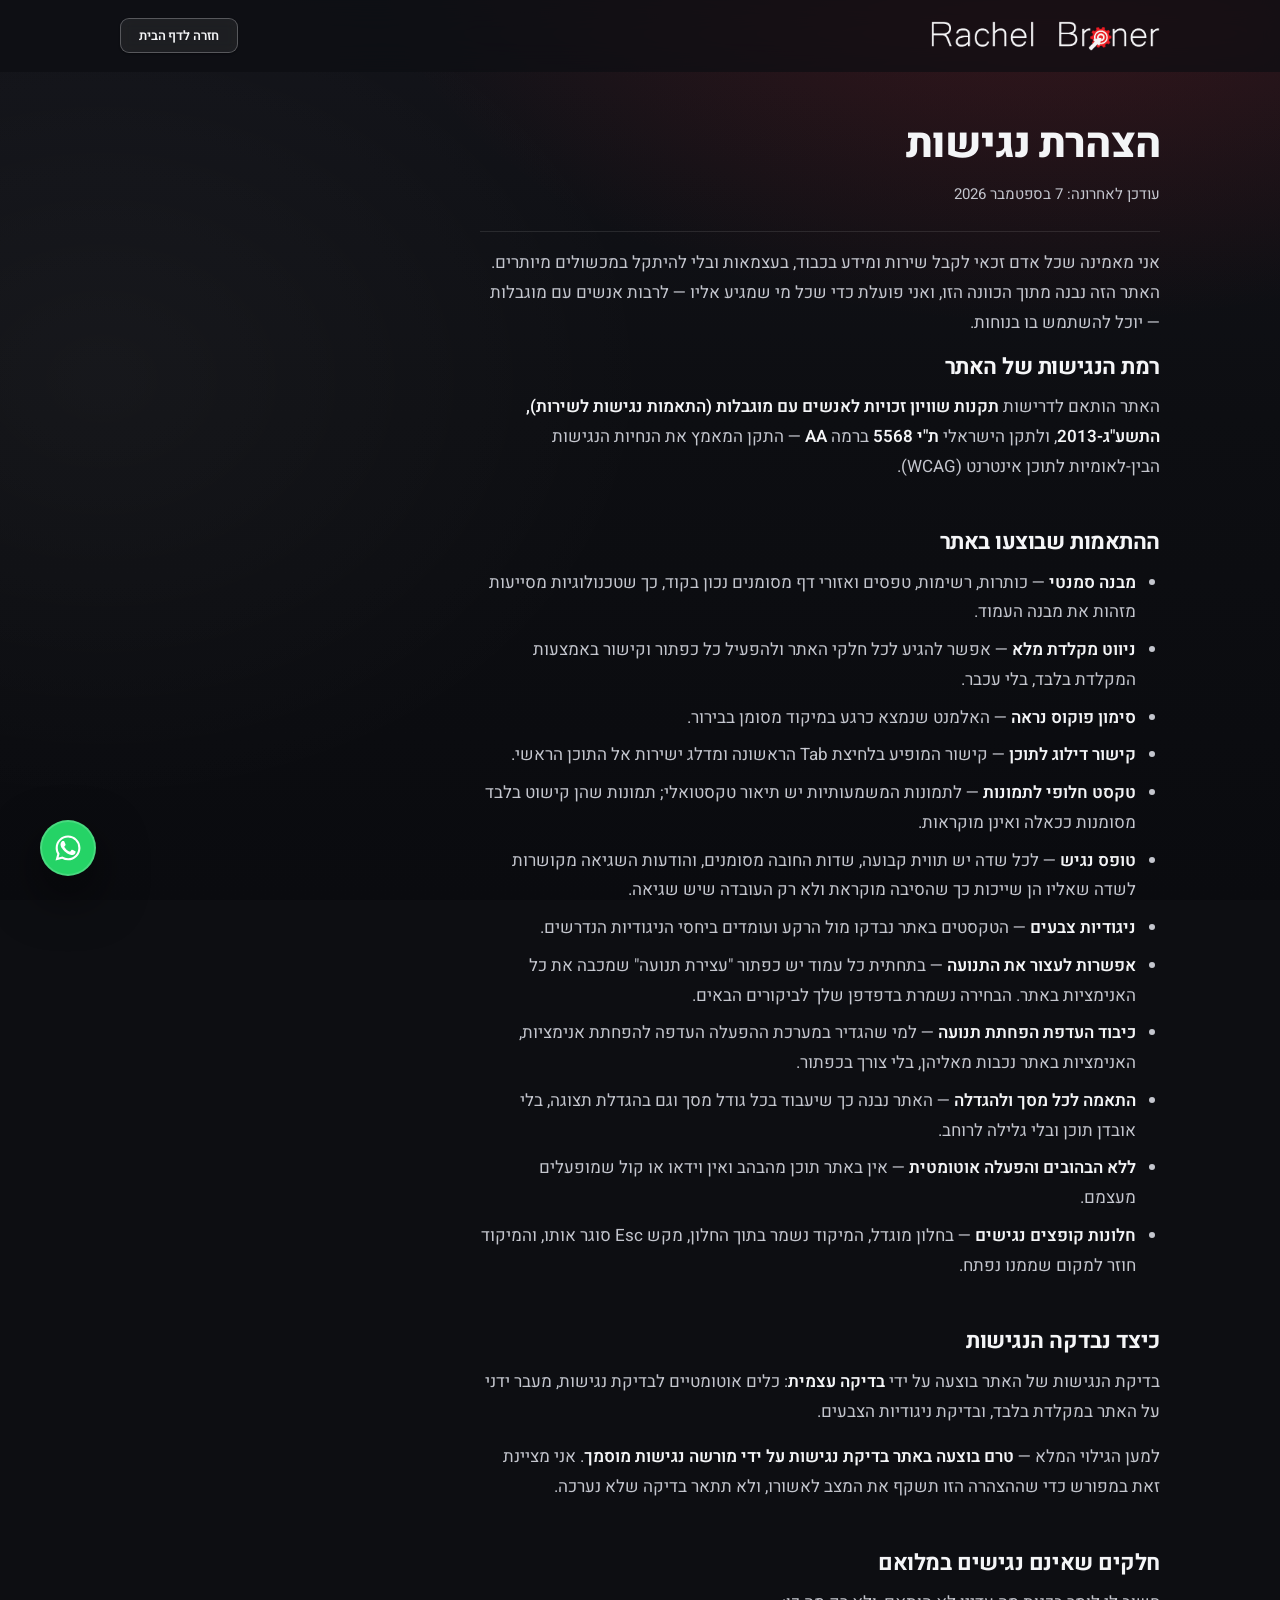
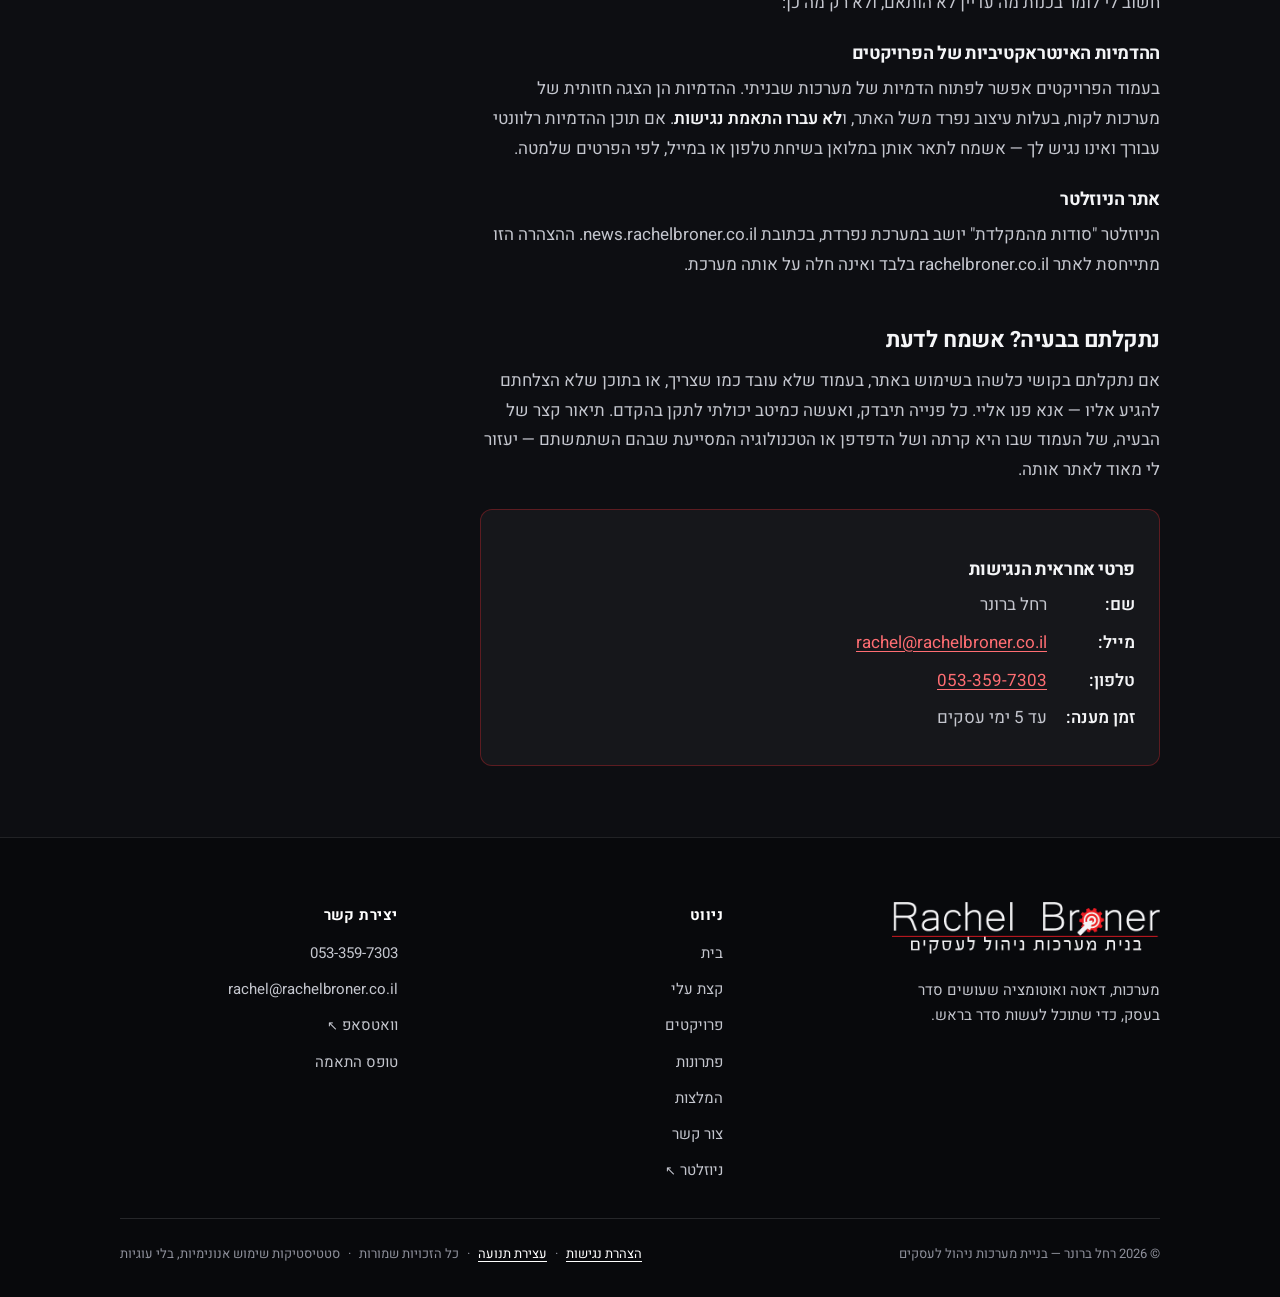
<file: accessibility.html>
<!DOCTYPE html>
<html lang="he" dir="rtl">
<head>
<meta charset="utf-8">
<meta name="viewport" content="width=device-width, initial-scale=1">

<title>הצהרת נגישות | רחל ברונר</title>
<meta name="description" content="הצהרת הנגישות של אתר רחל ברונר — רמת הנגישות, ההתאמות שבוצעו, החלקים שאינם נגישים במלואם, ודרכי פנייה בנושא נגישות.">
<meta name="author" content="רחל ברונר">
<meta name="theme-color" content="#0D0E12">
<link rel="canonical" href="https://rachelbroner.co.il/accessibility.html">

<link rel="icon" href="assets/favicon.png" type="image/png">
<link rel="apple-touch-icon" href="assets/favicon.png">

<link rel="preconnect" href="https://fonts.googleapis.com">
<link rel="preconnect" href="https://fonts.gstatic.com" crossorigin>
<link href="https://fonts.googleapis.com/css2?family=Heebo:wght@300;400;500;600;700;800&display=swap" rel="stylesheet">

<link rel="stylesheet" href="css/tokens.css">
<link rel="stylesheet" href="css/base.css">
<link rel="stylesheet" href="css/components.css">
<link rel="stylesheet" href="css/sections.css">

<!-- כפתור עצירת התנועה בפוטר. הקובץ היחיד מ-js/ שהעמוד הזה טוען. -->
<script src="js/motion.js"></script>

<!-- סטטיסטיקות שימוש — אותו סקריפט ואותו מזהה כמו בדף הבית, לצפיות בלבד.
     analytics.js לא נטען כאן: הוא מודד סקשנים שקיימים רק בדף הנחיתה. -->
<script defer src="js/umami.js"
        data-website-id="f04747dc-77e8-4219-a7ba-9b6ef29802b3"
        data-domains="rachelbroner.co.il,www.rachelbroner.co.il"></script>
</head>

<body>

<a class="skip-link" href="#main">דילוג לתוכן הראשי</a>

<!-- ==========================================================================
     ניווט — מצומצם בכוונה: לוגו וחזרה לדף הבית בלבד.

     בלי המבורגר ובלי תפריט מובייל, ולכן העמוד הזה לא טוען את main.js
     ואין בו שום קוד שמצפה לאלמנטים של דף הנחיתה.
     ========================================================================== -->
<header class="nav">
  <div class="container nav__inner">

    <a class="brand" href="index.html" aria-label="רחל ברונר, לדף הבית">
      <img class="brand__logo" src="assets/logo-name-light.png"
           alt="רחל ברונר" width="618" height="81">
    </a>

    <a class="btn btn--ghost btn--sm" href="index.html">חזרה לדף הבית</a>

  </div>
</header>

<main id="main">
<section class="section section--doc">
  <div class="container">
    <div class="doc">

      <h1>הצהרת נגישות</h1>

      <p class="doc__meta">עודכן לאחרונה: 7 בספטמבר 2026</p>

      <p>
        אני מאמינה שכל אדם זכאי לקבל שירות ומידע בכבוד, בעצמאות ובלי להיתקל
        במכשולים מיותרים. האתר הזה נבנה מתוך הכוונה הזו, ואני פועלת כדי
        שכל מי שמגיע אליו — לרבות אנשים עם מוגבלות — יוכל להשתמש בו בנוחות.
      </p>

      <h2>רמת הנגישות של האתר</h2>

      <p>
        האתר הותאם לדרישות <strong>תקנות שוויון זכויות לאנשים עם מוגבלות
        (התאמות נגישות לשירות), התשע"ג-2013</strong>, ולתקן הישראלי
        <strong>ת"י 5568</strong> ברמה <strong>AA</strong> — התקן המאמץ את
        הנחיות הנגישות הבין-לאומיות לתוכן אינטרנט (WCAG).
      </p>

      <h2>ההתאמות שבוצעו באתר</h2>

      <ul>
        <li><strong>מבנה סמנטי</strong> — כותרות, רשימות, טפסים ואזורי דף מסומנים נכון בקוד, כך שטכנולוגיות מסייעות מזהות את מבנה העמוד.</li>
        <li><strong>ניווט מקלדת מלא</strong> — אפשר להגיע לכל חלקי האתר ולהפעיל כל כפתור וקישור באמצעות המקלדת בלבד, בלי עכבר.</li>
        <li><strong>סימון פוקוס נראה</strong> — האלמנט שנמצא כרגע במיקוד מסומן בבירור.</li>
        <li><strong>קישור דילוג לתוכן</strong> — קישור המופיע בלחיצת Tab הראשונה ומדלג ישירות אל התוכן הראשי.</li>
        <li><strong>טקסט חלופי לתמונות</strong> — לתמונות המשמעותיות יש תיאור טקסטואלי; תמונות שהן קישוט בלבד מסומנות ככאלה ואינן מוקראות.</li>
        <li><strong>טופס נגיש</strong> — לכל שדה יש תווית קבועה, שדות החובה מסומנים, והודעות השגיאה מקושרות לשדה שאליו הן שייכות כך שהסיבה מוקראת ולא רק העובדה שיש שגיאה.</li>
        <li><strong>ניגודיות צבעים</strong> — הטקסטים באתר נבדקו מול הרקע ועומדים ביחסי הניגודיות הנדרשים.</li>
        <li><strong>אפשרות לעצור את התנועה</strong> — בתחתית כל עמוד יש כפתור "עצירת תנועה" שמכבה את כל האנימציות באתר. הבחירה נשמרת בדפדפן שלך לביקורים הבאים.</li>
        <li><strong>כיבוד העדפת הפחתת תנועה</strong> — למי שהגדיר במערכת ההפעלה העדפה להפחתת אנימציות, האנימציות באתר נכבות מאליהן, בלי צורך בכפתור.</li>
        <li><strong>התאמה לכל מסך ולהגדלה</strong> — האתר נבנה כך שיעבוד בכל גודל מסך וגם בהגדלת תצוגה, בלי אובדן תוכן ובלי גלילה לרוחב.</li>
        <li><strong>ללא הבהובים והפעלה אוטומטית</strong> — אין באתר תוכן מהבהב ואין וידאו או קול שמופעלים מעצמם.</li>
        <li><strong>חלונות קופצים נגישים</strong> — בחלון מוגדל, המיקוד נשמר בתוך החלון, מקש Esc סוגר אותו, והמיקוד חוזר למקום שממנו נפתח.</li>
      </ul>

      <h2>כיצד נבדקה הנגישות</h2>

      <p>
        בדיקת הנגישות של האתר בוצעה על ידי <strong>בדיקה עצמית</strong>:
        כלים אוטומטיים לבדיקת נגישות, מעבר ידני על האתר במקלדת בלבד,
        ובדיקת ניגודיות הצבעים.
      </p>

      <p>
        למען הגילוי המלא — <strong>טרם בוצעה באתר בדיקת נגישות על ידי מורשה
        נגישות מוסמך</strong>. אני מציינת זאת במפורש כדי שההצהרה הזו תשקף את
        המצב לאשורו, ולא תתאר בדיקה שלא נערכה.
      </p>
      <!-- TODO: אם וכאשר תוזמן בדיקת מורשה נגישות מוסמך — לעדכן את שני
           הפסקאות שלמעלה בשם המורשה ובתאריך הבדיקה, ולעדכן את תאריך
           העדכון בראש העמוד. -->

      <h2>חלקים שאינם נגישים במלואם</h2>

      <p>
        חשוב לי לומר בכנות מה עדיין לא הותאם, ולא רק מה כן:
      </p>

      <h3>ההדמיות האינטראקטיביות של הפרויקטים</h3>
      <p>
        בעמוד הפרויקטים אפשר לפתוח הדמיות של מערכות שבניתי. ההדמיות הן
        הצגה חזותית של מערכות לקוח, בעלות עיצוב נפרד משל האתר, ו<strong>לא
        עברו התאמת נגישות</strong>. אם תוכן ההדמיות רלוונטי עבורך ואינו נגיש
        לך — אשמח לתאר אותן במלואן בשיחת טלפון או במייל, לפי הפרטים שלמטה.
      </p>

      <h3>אתר הניוזלטר</h3>
      <p>
        הניוזלטר "סודות מהמקלדת" יושב במערכת נפרדת, בכתובת
        news.rachelbroner.co.il. ההצהרה הזו מתייחסת לאתר
        rachelbroner.co.il בלבד ואינה חלה על אותה מערכת.
      </p>

      <h2>נתקלתם בבעיה? אשמח לדעת</h2>

      <p>
        אם נתקלתם בקושי כלשהו בשימוש באתר, בעמוד שלא עובד כמו שצריך, או בתוכן
        שלא הצלחתם להגיע אליו — אנא פנו אליי. כל פנייה תיבדק, ואעשה כמיטב
        יכולתי לתקן בהקדם. תיאור קצר של הבעיה, של העמוד שבו היא קרתה ושל
        הדפדפן או הטכנולוגיה המסייעת שבהם השתמשתם — יעזור לי מאוד לאתר אותה.
      </p>

      <div class="doc__contact">
        <h3>פרטי אחראית הנגישות</h3>
        <ul>
          <li><b>שם:</b> <span>רחל ברונר</span></li>
          <li><b>מייל:</b> <a href="mailto:rachel@rachelbroner.co.il">rachel@rachelbroner.co.il</a></li>
          <li><b>טלפון:</b> <a href="tel:0533597303">053-359-7303</a></li>
          <li><b>זמן מענה:</b> <span>עד 5 ימי עסקים</span></li>
        </ul>
      </div>

    </div>
  </div>
</section>
</main>

<!-- ==========================================================================
     פוטר — זהה לזה שבדף הבית, עם קישורים מוחלטים במקום עוגנים
     ========================================================================== -->
<footer class="footer">
  <div class="container">

    <div class="footer__top">

      <div>
        <a class="brand brand--footer" href="index.html" aria-label="רחל ברונר, לדף הבית">
          <img class="brand__logo" src="assets/logo-wordmark-onblack.png"
               alt="רחל ברונר — בניית מערכות ניהול לעסקים" width="618" height="120">
        </a>
        <p class="footer__blurb">
          מערכות, דאטה ואוטומציה שעושים סדר בעסק, כדי שתוכל לעשות סדר בראש.
        </p>
      </div>

      <div>
        <p class="footer__title">ניווט</p>
        <ul class="footer__list">
          <li><a href="index.html">בית</a></li>
          <li><a href="index.html#about">קצת עלי</a></li>
          <li><a href="index.html#work">פרויקטים</a></li>
          <li><a href="index.html#solutions">פתרונות</a></li>
          <li><a href="index.html#testimonials">המלצות</a></li>
          <li><a href="index.html#contact">צור קשר</a></li>
          <li>
            <a href="https://news.rachelbroner.co.il/" target="_blank" rel="noopener">
              ניוזלטר<span class="nav__link-out-icon" aria-hidden="true">↗</span>
            </a>
          </li>
        </ul>
      </div>

      <div>
        <p class="footer__title">יצירת קשר</p>
        <ul class="footer__list">
          <li><a href="tel:0533597303" dir="ltr">053-359-7303</a></li>
          <li><a href="mailto:rachel@rachelbroner.co.il" dir="ltr">rachel@rachelbroner.co.il</a></li>
          <li>
            <a data-wa
               href="https://wa.me/972533597303?text=%D7%94%D7%99%D7%99%20%D7%A8%D7%97%D7%9C%2C%20%D7%94%D7%92%D7%A2%D7%AA%D7%99%20%D7%93%D7%A8%D7%9A%20%D7%94%D7%90%D7%AA%D7%A8%20%D7%95%D7%90%D7%A9%D7%9E%D7%97%20%D7%9C%D7%A9%D7%9E%D7%95%D7%A2%20%D7%90%D7%99%D7%9A%20%D7%90%D7%A4%D7%A9%D7%A8%20%D7%9C%D7%A2%D7%A9%D7%95%D7%AA%20%D7%A1%D7%93%D7%A8%20%D7%91%D7%A2%D7%A1%D7%A7%20%D7%A9%D7%9C%D7%99."
               target="_blank" rel="noopener">
              וואטסאפ<span class="nav__link-out-icon" aria-hidden="true">↗</span>
            </a>
          </li>
          <li><a href="index.html#contact">טופס התאמה</a></li>
        </ul>
      </div>

    </div>

    <div class="footer__bottom">
      <span>© <span id="year">2026</span> רחל ברונר — בניית מערכות ניהול לעסקים</span>
      <span class="footer__legal">
        <a class="footer__legal-link" href="accessibility.html" aria-current="page">הצהרת נגישות</a>
        <span aria-hidden="true">·</span>
        <button class="footer__legal-link footer__motion" id="motionToggle" type="button">עצירת תנועה</button>
        <span aria-hidden="true">·</span>
        <span>כל הזכויות שמורות</span>
        <span aria-hidden="true">·</span>
        <span>סטטיסטיקות שימוש אנונימיות, בלי עוגיות</span>
      </span>
    </div>

  </div>
</footer>

<!-- בועת וואטסאפ — אותה בועה שבדף הבית. הכתובת כתובה כאן במלואה,
     ולכן היא עובדת גם בלי main.js שלא נטען בעמוד הזה.
     האזור המסומן נדרש כדי שהקישור לא יישאר תוכן מחוץ לכל אזור בדף. -->
<aside class="shortcuts" aria-label="קיצורי דרך ליצירת קשר">
<a class="wa-fab" id="waFab" data-wa
   href="https://wa.me/972533597303?text=%D7%94%D7%99%D7%99%20%D7%A8%D7%97%D7%9C%2C%20%D7%94%D7%92%D7%A2%D7%AA%D7%99%20%D7%93%D7%A8%D7%9A%20%D7%94%D7%90%D7%AA%D7%A8%20%D7%95%D7%90%D7%A9%D7%9E%D7%97%20%D7%9C%D7%A9%D7%9E%D7%95%D7%A2%20%D7%90%D7%99%D7%9A%20%D7%90%D7%A4%D7%A9%D7%A8%20%D7%9C%D7%A2%D7%A9%D7%95%D7%AA%20%D7%A1%D7%93%D7%A8%20%D7%91%D7%A2%D7%A1%D7%A7%20%D7%A9%D7%9C%D7%99."
   target="_blank" rel="noopener"
   aria-label="שליחת הודעה בוואטסאפ לרחל ברונר (נפתח בחלון חדש)">
  <svg viewBox="0 0 24 24" fill="currentColor" aria-hidden="true">
    <path d="M17.47 14.38c-.3-.15-1.76-.87-2.03-.97-.27-.1-.47-.15-.67.15-.2.3-.77.96-.94 1.16-.17.2-.35.22-.65.07-.3-.15-1.26-.46-2.4-1.48-.89-.79-1.49-1.77-1.66-2.07-.17-.3-.02-.46.13-.61.14-.13.3-.35.45-.52.15-.17.2-.3.3-.5.1-.2.05-.37-.02-.52-.08-.15-.67-1.61-.92-2.21-.24-.58-.49-.5-.67-.51h-.57c-.2 0-.52.07-.79.37-.27.3-1.04 1.01-1.04 2.47s1.06 2.87 1.21 3.07c.15.2 2.1 3.2 5.08 4.49.71.3 1.26.49 1.69.63.71.22 1.36.19 1.87.12.57-.09 1.76-.72 2.01-1.41.25-.7.25-1.29.17-1.42-.07-.13-.27-.2-.57-.35Z"/>
    <path d="M12.04 2C6.58 2 2.13 6.45 2.13 11.91c0 1.75.46 3.46 1.32 4.96L2 22l5.25-1.38a9.87 9.87 0 0 0 4.79 1.22h.01c5.46 0 9.91-4.45 9.91-9.91C21.96 6.45 17.5 2 12.04 2Zm0 18.15h-.01a8.2 8.2 0 0 1-4.18-1.15l-.3-.18-3.11.82.83-3.04-.2-.31a8.19 8.19 0 0 1-1.26-4.38c0-4.54 3.7-8.23 8.24-8.23a8.2 8.2 0 0 1 8.23 8.24c0 4.54-3.7 8.23-8.24 8.23Z"/>
  </svg>
</a>
</aside>

<!-- כל מה שהעמוד הזה צריך מ-JS: השנה בפוטר. -->
<script>
  document.getElementById('year').textContent = new Date().getFullYear();
</script>

</body>
</html>
</file>
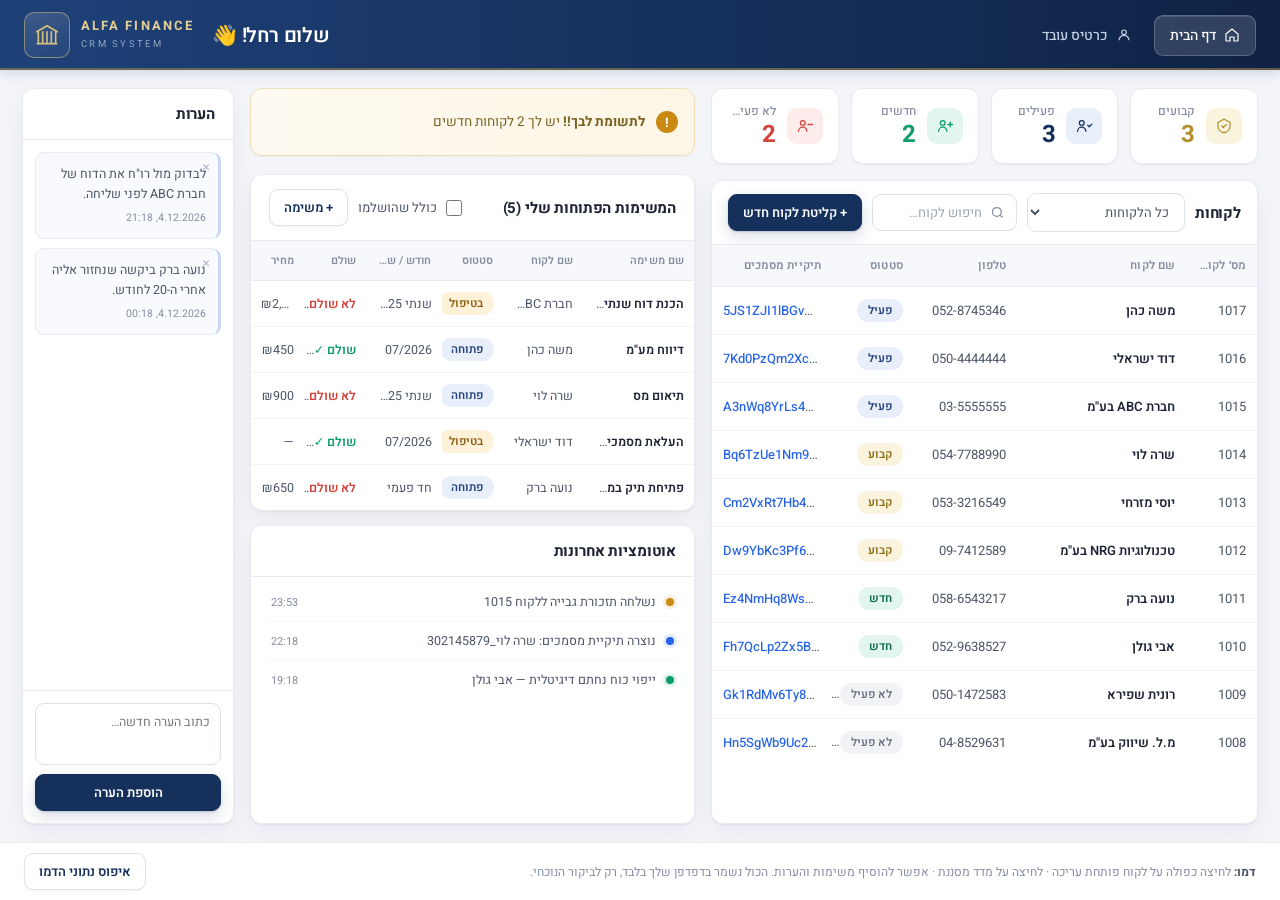
<file: demos/crm-finauto.html>
<!DOCTYPE html>
<html lang="he" dir="rtl">
<head>
<meta charset="UTF-8">
<meta name="viewport" content="width=device-width, initial-scale=1.0">
<title>מערכת CRM — משרד פיננסי (דמו)</title>
<link rel="preconnect" href="https://fonts.googleapis.com">
<link rel="preconnect" href="https://fonts.gstatic.com" crossorigin>
<link href="https://fonts.googleapis.com/css2?family=Heebo:wght@400;500;600;700&display=swap" rel="stylesheet">
<style>
  /* ==========================================================================
     דמו CRM למשרד פיננסי — רץ כולו בדפדפן.
     אין שרת ואין API: הנתונים נשמרים ב-sessionStorage (עם נפילה חיננית
     לזיכרון אם האחסון חסום), כך שכל מבקר משחק עם עותק משלו —
     והמצב מחזיק רק לביקור הנוכחי בדפדפן שלו.
     שפת העיצוב נגזרת מדף הנחיתה: Heebo, פינות רכות, צללים עדינים.
     ========================================================================== */
  :root {
    --navy:        #16305c;   /* צבע המערכת */
    --navy-2:      #1e4179;
    --navy-dark:   #0f2244;
    --bg:          #f3f5f9;   /* רקע העמוד */
    --card:        #ffffff;
    --line:        #e9ebf1;
    --line-2:      #dde1ea;
    --head:        #f7f8fb;   /* כותרת טבלה */
    --row-hover:   #f6f8fd;
    --row-sel:     #ecf2ff;
    --ink:         #1d2434;
    --ink-2:       #4b5566;
    --muted:       #858da0;
    --gold:        #b3902f;
    --green:       #0f9d6b;
    --red:         #d2453d;
    --amber:       #c98a12;
    --blue:        #2563eb;
    --r:           12px;
    --r-sm:        9px;
    --sh-sm:       0 1px 2px rgba(19, 28, 51, .05);
    --sh:          0 1px 2px rgba(19, 28, 51, .05), 0 10px 24px rgba(19, 28, 51, .05);
    --sh-lg:       0 24px 60px rgba(12, 20, 40, .28);
  }

  * { box-sizing: border-box; margin: 0; padding: 0; }

  html, body {
    height: 100%;
    font-family: "Heebo", "Assistant", "Segoe UI", system-ui, -apple-system, Arial, sans-serif;
    color: var(--ink);
    background: var(--bg);
    font-size: 14px;
    -webkit-font-smoothing: antialiased;
  }
  body { display: flex; flex-direction: column; overflow: hidden; }

  button, input, select, textarea { font: inherit; color: inherit; }
  button { cursor: pointer; }
  ::selection { background: #d7e3fb; }

  /* פסי גלילה עדינים */
  ::-webkit-scrollbar { width: 10px; height: 10px; }
  ::-webkit-scrollbar-thumb { background: #d5dae4; border-radius: 8px; border: 3px solid transparent; background-clip: content-box; }
  ::-webkit-scrollbar-thumb:hover { background: #c2c9d6; background-clip: content-box; }

  /* ===== סרגל עליון ===== */
  .topbar {
    flex: 0 0 auto;
    background: linear-gradient(270deg, var(--navy-dark), var(--navy-2));
    color: #fff;
    display: flex;
    align-items: center;
    gap: 18px;
    padding: 12px 24px;
    box-shadow: inset 0 -2px 0 rgba(184, 148, 62, .5), 0 2px 12px rgba(15, 34, 68, .18);
  }
  .brand { display: flex; align-items: center; gap: 11px; }
  .brand__mark {
    width: 46px; height: 46px;
    border-radius: 10px;
    background: linear-gradient(160deg, rgba(255,255,255,.14), rgba(255,255,255,.03));
    border: 1px solid rgba(216, 192, 127, .55);
    display: grid; place-items: center;
  }
  .brand__mark svg { width: 26px; height: 26px; }
  .brand__name { line-height: 1.25; text-align: left; }
  .brand__name b { display: block; font-size: 13px; font-weight: 700; letter-spacing: .16em; color: #e2cd94; }
  .brand__name span { font-size: 9.5px; letter-spacing: .24em; color: #93a6c2; }

  /* ב-RTL הניווט ראשון (ימין), והברכה + הלוגו נדחפים לקצה השמאלי */
  .greet { font-size: 20px; font-weight: 600; margin-inline-start: auto; letter-spacing: -.01em; }

  .tabs { display: flex; gap: 6px; }
  .tab {
    background: transparent;
    border: 1px solid transparent;
    color: #c3d1e5;
    padding: 9px 15px;
    border-radius: 9px;
    font-weight: 500;
    display: flex; align-items: center; gap: 8px;
    transition: background .18s ease, color .18s ease;
  }
  .tab:hover { background: rgba(255,255,255,.1); color: #fff; }
  .tab.is-active {
    background: rgba(255,255,255,.14); color: #fff;
    border-color: rgba(255,255,255,.2);
    box-shadow: 0 1px 0 rgba(255,255,255,.12) inset;
  }

  /* ===== אזור התוכן ===== */
  .view { flex: 1 1 auto; overflow: auto; padding: 18px 22px; display: flex; flex-direction: column; }
  .view.is-hidden { display: none; }

  /* שלוש עמודות שנמתחות לגובה החלון — תחושה של מערכת, לא של מסמך */
  .grid {
    flex: 1 1 auto;
    display: grid;
    grid-template-columns: minmax(0, 1.45fr) minmax(0, 1.18fr) 212px;
    gap: 16px;
    align-items: stretch;
    min-height: 0;
  }
  .grid > section, .grid > aside { display: flex; flex-direction: column; min-height: 0; }
  .panel--fill { flex: 1 1 auto; display: flex; flex-direction: column; min-height: 0; }
  .table-wrap { flex: 1 1 auto; overflow: auto; min-height: 0; }
  .table-wrap thead th { position: sticky; top: 0; z-index: 1; }

  /* ===== כרטיסים ===== */
  .panel {
    background: var(--card);
    border: 1px solid var(--line);
    border-radius: var(--r);
    box-shadow: var(--sh);
    overflow: hidden;
  }
  .panel__head {
    display: flex; align-items: center; gap: 10px;
    padding: 14px 18px;
    border-bottom: 1px solid var(--line);
  }
  .panel__title { font-size: 15px; font-weight: 700; white-space: nowrap; letter-spacing: -.01em; }
  .panel__sub { font-size: 12px; color: var(--muted); font-weight: 400; }

  /* ===== כרטיסי מדדים ===== */
  .kpis {
    display: grid;
    grid-template-columns: repeat(4, minmax(0, 1fr));
    gap: 12px;
    margin-bottom: 16px;
  }
  .kpi {
    display: flex; align-items: center; gap: 11px;
    background: var(--card);
    border: 1px solid var(--line);
    border-radius: var(--r);
    box-shadow: var(--sh-sm);
    padding: 13px 15px;
    text-align: start;
    overflow: hidden;   /* רשת ביטחון: טקסט ארוך לא יגלוש מחוץ לכרטיס */
    transition: transform .18s ease, box-shadow .18s ease, border-color .18s ease;
  }
  .kpi:hover { transform: translateY(-2px); box-shadow: var(--sh); }
  .kpi__icon {
    flex: 0 0 auto; width: 36px; height: 36px; border-radius: 10px;
    display: grid; place-items: center;
  }
  .kpi__icon svg { width: 18px; height: 18px; }
  .kpi__meta { min-width: 0; }   /* מאפשר ללייבל להתקצר במקום לדחוף את הכרטיס */
  .kpi__label {
    display: block; font-size: 12px; color: var(--muted); font-weight: 500;
    white-space: nowrap; overflow: hidden; text-overflow: ellipsis;
  }
  .kpi__value { display: block; font-size: 24px; font-weight: 700; line-height: 1.25; letter-spacing: -.02em; }

  .kpi--regular .kpi__icon { background: #faf3de; color: var(--gold); }
  .kpi--regular .kpi__value { color: var(--gold); }
  .kpi--regular.is-on { border-color: #e3cd8f; box-shadow: 0 0 0 3px rgba(179,144,47,.12); }
  .kpi--active  .kpi__icon { background: #e9effa; color: var(--navy); }
  .kpi--active  .kpi__value { color: var(--navy); }
  .kpi--active.is-on { border-color: #b6c6e4; box-shadow: 0 0 0 3px rgba(22,48,92,.1); }
  .kpi--new     .kpi__icon { background: #e2f6ee; color: var(--green); }
  .kpi--new     .kpi__value { color: var(--green); }
  .kpi--new.is-on { border-color: #a5dcc7; box-shadow: 0 0 0 3px rgba(15,157,107,.12); }
  .kpi--off     .kpi__icon { background: #fceceb; color: var(--red); }
  .kpi--off     .kpi__value { color: var(--red); }
  .kpi--off.is-on { border-color: #eeb9b5; box-shadow: 0 0 0 3px rgba(210,69,61,.12); }

  /* ===== כפתורים ===== */
  .btn {
    background: var(--navy); color: #fff;
    border: 1px solid var(--navy);
    border-radius: 10px;
    padding: 11px 18px;
    font-weight: 600;
    white-space: nowrap;
    box-shadow: 0 1px 2px rgba(22,48,92,.2), 0 6px 16px rgba(22,48,92,.16);
    transition: background .18s ease, transform .18s ease, box-shadow .18s ease;
  }
  .btn:hover { background: var(--navy-dark); transform: translateY(-1px); }
  .btn:active { transform: none; }
  .btn--ghost {
    background: #fff; color: var(--navy); border-color: var(--line-2);
    box-shadow: var(--sh-sm);
  }
  .btn--ghost:hover { background: #f5f7fc; }
  .btn--danger { background: #fff; color: var(--red); border-color: #f0cbc8; box-shadow: var(--sh-sm); }
  .btn--danger:hover { background: #fdf3f2; }
  .btn--sm { padding: 8px 14px; font-size: 13px; border-radius: 9px; }

  /* ===== חיפוש וסינון ===== */
  .filters { display: flex; align-items: center; gap: 10px; padding: 12px 16px; border-bottom: 1px solid var(--line); }
  .filters .panel__title { margin-inline-end: auto; }
  .filters .btn { flex: 0 0 auto; }
  .field {
    display: flex; align-items: center; gap: 8px;
    background: #fff;
    border: 1px solid var(--line-2);
    border-radius: var(--r-sm);
    padding: 8px 11px;
    min-width: 0;
    flex: 1 1 140px;
    max-width: 240px;
    font-size: 13px;
    transition: border-color .18s ease, box-shadow .18s ease;
  }
  .field input { border: 0; outline: 0; width: 100%; background: none; }
  .field input::placeholder { color: #9aa2b3; }
  .field:focus-within { border-color: var(--navy); box-shadow: 0 0 0 3px rgba(22,48,92,.09); }
  .field svg { width: 15px; height: 15px; color: var(--muted); flex: 0 0 auto; }
  select.field { flex: 0 1 158px; appearance: auto; color: var(--ink-2); }

  /* ===== טבלאות ===== */
  table { width: 100%; border-collapse: collapse; table-layout: fixed; }
  th, td { text-align: right; padding: 12px 11px; font-size: 13px; }
  td { white-space: nowrap; overflow: hidden; text-overflow: ellipsis; color: var(--ink-2); }
  td b { color: var(--ink); font-weight: 600; }
  thead th {
    background: var(--head);
    font-weight: 600; font-size: 11.5px; letter-spacing: .01em;
    color: var(--muted);
    white-space: nowrap; cursor: pointer; user-select: none;
    overflow: hidden; text-overflow: ellipsis;   /* כותרת ארוכה נחתכת יפה במקום לגלוש */
    border-bottom: 1px solid var(--line);
    transition: color .15s ease;
  }
  thead th[data-sort]:hover { color: var(--navy); }
  thead th:not([data-sort]) { cursor: default; }
  tbody tr { border-bottom: 1px solid #f2f4f8; transition: background .15s ease; }
  tbody tr:last-child { border-bottom: 0; }
  .tbl--clients tbody tr { cursor: pointer; }
  .tbl--clients tbody tr:hover { background: var(--row-hover); }
  .tbl--clients tbody tr.is-sel { background: var(--row-sel); box-shadow: inset 3px 0 0 var(--navy); }
  td.num, th.num { direction: ltr; text-align: right; }
  .empty { text-align: center; color: var(--muted); padding: 30px 12px; }
  .sort-ind { font-size: 9px; color: var(--navy); }

  /* רוחבי עמודות קבועים — כדי שהטבלאות לא "ירקדו" עם הנתונים */
  .tbl--clients col.c-num    { width: 13%; }
  .tbl--clients col.c-name   { width: 31%; }
  .tbl--clients col.c-phone  { width: 19%; }
  .tbl--clients col.c-status { width: 15%; }
  .tbl--clients col.c-folder { width: 22%; }

  .tbl--tasks th, .tbl--tasks td { padding: 11px 10px; font-size: 12.5px; }
  .tbl--tasks thead th { overflow: hidden; text-overflow: ellipsis; font-size: 11px; }
  .tbl--tasks col.t-title  { width: 25%; }
  .tbl--tasks col.t-client { width: 18%; }
  .tbl--tasks col.t-status { width: 14%; }
  .tbl--tasks col.t-period { width: 17%; }
  .tbl--tasks col.t-paid   { width: 14%; }
  .tbl--tasks col.t-price  { width: 12%; }

  .link { color: var(--blue); text-decoration: none; font-weight: 500; }
  .link:hover { text-decoration: underline; }

  .pill {
    display: inline-block; padding: 3px 11px; border-radius: 999px;
    font-size: 11.5px; font-weight: 600; white-space: nowrap;
  }
  .pill--regular { background: #faf3de; color: #8a6f14; }
  .pill--active  { background: #e9effa; color: #24447c; }
  .pill--new     { background: #e2f6ee; color: #0c6a4e; }
  .pill--off     { background: #f2f3f6; color: #6b7385; }
  .pill--open    { background: #e9effa; color: #24447c; }
  .pill--doing   { background: #fdf1d9; color: #8c6212; }
  .pill--done    { background: #e2f6ee; color: #0f6b4c; }

  .paid   { color: var(--green); font-weight: 600; }
  .unpaid { color: var(--red);   font-weight: 600; }
  .paid:hover, .unpaid:hover { text-decoration: underline; }

  /* ===== פיד האוטומציות ===== */
  .feed { flex: 1 1 auto; padding: 6px 18px 12px; overflow: auto; min-height: 0; }
  .feed__item {
    display: flex; align-items: center; gap: 10px;
    padding: 10px 2px; font-size: 12.5px;
    border-bottom: 1px solid #f4f5f9;
  }
  .feed__item:last-child { border-bottom: 0; }
  .feed__dot {
    flex: 0 0 auto; width: 8px; height: 8px; border-radius: 50%;
    background: var(--blue); box-shadow: 0 0 0 3px rgba(37,99,235,.12);
  }
  .feed__dot--ok   { background: var(--green); box-shadow: 0 0 0 3px rgba(15,157,107,.13); }
  .feed__dot--warn { background: var(--amber); box-shadow: 0 0 0 3px rgba(201,138,18,.14); }
  .feed__text { flex: 1 1 auto; overflow: hidden; text-overflow: ellipsis; white-space: nowrap; color: var(--ink-2); }
  .feed__time { flex: 0 0 auto; color: var(--muted); font-size: 11px; direction: ltr; }

  /* ===== התראה ===== */
  .alert {
    display: flex; align-items: center; gap: 11px;
    min-height: 68px;   /* מיושר לגובה שורת כרטיסי המדדים שלצידה */
    background: linear-gradient(270deg, #fdf6e6, #fefaf1);
    border: 1px solid #eddfba;
    border-radius: var(--r);
    padding: 14px 16px;
    margin-bottom: 18px;
    font-size: 13.5px;
    width: 100%;
    text-align: start;
    color: #7a6220;
    box-shadow: var(--sh-sm);
    transition: background .18s ease;
  }
  .alert:hover { background: #fbf1de; }
  .alert__icon {
    flex: 0 0 auto; width: 22px; height: 22px; border-radius: 50%;
    background: var(--amber); color: #fff;
    display: grid; place-items: center; font-size: 13px; font-weight: 700;
  }
  .alert.is-hidden { display: none; }

  /* ===== הערות ===== */
  .notes { display: flex; flex-direction: column; min-height: 320px; }
  .notes__list { flex: 1 1 auto; overflow: auto; padding: 12px; display: flex; flex-direction: column; gap: 9px; }
  .note {
    background: #f8fafd; border: 1px solid var(--line);
    border-inline-start: 3px solid #c9d6ee;
    border-radius: var(--r-sm);
    padding: 11px 12px; font-size: 12.5px; line-height: 1.6;
    color: var(--ink-2);
    position: relative;
  }
  .note time { display: block; color: var(--muted); font-size: 10.5px; margin-top: 6px; }
  .note__del {
    position: absolute; inset-block-start: 7px; inset-inline-start: 8px;
    background: none; border: 0; color: #b6bdcb; font-size: 15px; line-height: 1;
  }
  .note__del:hover { color: var(--red); }
  .notes__empty { margin: auto; text-align: center; color: var(--muted); padding: 20px; font-size: 12.5px; }
  .notes__empty b { display: block; color: var(--ink); font-size: 13.5px; margin-bottom: 5px; }
  .notes__add { border-top: 1px solid var(--line); padding: 12px; display: flex; flex-direction: column; gap: 9px; }
  .notes__add textarea {
    resize: none; height: 62px; border: 1px solid var(--line-2);
    border-radius: var(--r-sm); padding: 9px 10px; outline: 0; font-size: 12.5px;
    transition: border-color .18s ease, box-shadow .18s ease;
  }
  .notes__add textarea:focus { border-color: var(--navy); box-shadow: 0 0 0 3px rgba(22,48,92,.09); }

  /* ===== כרטיס עובד ===== */
  .emp-grid {
    flex: 1 1 auto; min-height: 0;
    display: grid; grid-template-columns: 320px minmax(0, 1fr); gap: 18px;
    align-items: stretch;
  }
  .emp-card { padding: 22px; text-align: center; }
  .emp-avatar {
    width: 82px; height: 82px; margin: 0 auto 14px; border-radius: 50%;
    background: linear-gradient(160deg, var(--navy-2), var(--navy-dark));
    color: #fff; display: grid; place-items: center;
    font-size: 30px; font-weight: 600;
    box-shadow: 0 8px 22px rgba(22,48,92,.25);
  }
  .emp-card h3 { font-size: 19px; font-weight: 700; }
  .emp-card p { color: var(--muted); font-size: 13px; margin-top: 4px; }
  .emp-facts { margin-top: 18px; border-top: 1px solid var(--line); }
  .emp-facts div { display: flex; justify-content: space-between; padding: 10px 2px; font-size: 13px; border-bottom: 1px solid #f4f5f9; }
  .emp-facts span { color: var(--muted); }
  .shift {
    margin-top: 18px; padding: 16px; border-radius: var(--r);
    background: #f6f9fe; border: 1px solid #e2e9f6;
  }
  .shift__clock { font-size: 27px; font-weight: 700; direction: ltr; margin-bottom: 12px; letter-spacing: .02em; }
  .sum-row { display: grid; grid-template-columns: repeat(4, minmax(0,1fr)); gap: 14px; padding: 16px 18px; }
  .sum {
    background: #f8fafd; border: 1px solid var(--line);
    border-radius: var(--r-sm); padding: 14px; text-align: center;
  }
  .sum b { display: block; font-size: 22px; font-weight: 700; letter-spacing: -.02em; }
  .sum span { font-size: 12px; color: var(--muted); }

  /* ===== סרגל תחתון ===== */
  .hintbar {
    flex: 0 0 auto;
    display: flex; align-items: center; gap: 12px;
    padding: 10px 24px;
    background: #fff;
    border-top: 1px solid var(--line);
    font-size: 12px; color: var(--muted);
  }
  .hintbar b { color: var(--ink-2); }
  .hintbar button { margin-inline-start: auto; }

  /* ===== מודאל ===== */
  .modal {
    position: fixed; inset: 0; z-index: 50;
    background: rgba(13, 22, 42, .55);
    backdrop-filter: blur(3px);
    display: grid; place-items: center;
    padding: 24px;
    opacity: 0; visibility: hidden; transition: opacity .2s ease, visibility .2s;
  }
  .modal.is-open { opacity: 1; visibility: visible; }
  .modal__box {
    background: #fff; border-radius: 16px; width: min(580px, 100%);
    max-height: 100%; overflow: auto;
    box-shadow: var(--sh-lg);
    transform: translateY(10px) scale(.99); transition: transform .2s ease;
  }
  .modal.is-open .modal__box { transform: none; }
  .modal__head {
    display: flex; align-items: center; justify-content: space-between;
    background: linear-gradient(270deg, var(--navy-dark), var(--navy-2));
    color: #fff; padding: 16px 20px;
  }
  .modal__head h3 { font-size: 16px; font-weight: 600; }
  .modal__close { background: none; border: 0; color: #b9c8de; font-size: 22px; line-height: 1; }
  .modal__close:hover { color: #fff; }
  .modal__body { padding: 20px; display: grid; gap: 14px; }
  .modal__body p { line-height: 1.65; }
  .modal__foot { padding: 14px 20px; border-top: 1px solid var(--line); display: flex; gap: 9px; background: #fbfcfe; }
  .modal__foot .spacer { margin-inline-start: auto; }
  .row2 { display: grid; grid-template-columns: 1fr 1fr; gap: 14px; }
  label.f { display: block; font-size: 12px; color: var(--muted); margin-bottom: 6px; font-weight: 500; }
  .inp {
    width: 100%; border: 1px solid var(--line-2); border-radius: var(--r-sm);
    padding: 10px 12px; outline: 0; background: #fff; font-size: 13.5px;
    transition: border-color .18s ease, box-shadow .18s ease;
  }
  .inp:focus { border-color: var(--navy); box-shadow: 0 0 0 3px rgba(22,48,92,.09); }
  .check { display: flex; align-items: center; gap: 9px; font-size: 13px; color: var(--ink-2); }
  .check input { width: 16px; height: 16px; accent-color: var(--navy); }

  /* ===== הודעות צצות ===== */
  .toasts {
    position: fixed; inset-block-end: 20px; inset-inline-start: 20px;
    z-index: 60; display: flex; flex-direction: column; gap: 9px;
  }
  .toast {
    background: #fff; border: 1px solid var(--line);
    border-inline-start: 4px solid var(--green);
    border-radius: 10px; padding: 12px 15px; font-size: 12.5px;
    box-shadow: 0 12px 30px rgba(16,25,40,.16);
    animation: pop .28s cubic-bezier(.22,.61,.36,1);
    max-width: 360px;
  }
  .toast--info { border-inline-start-color: var(--blue); }
  .toast--warn { border-inline-start-color: var(--amber); }
  @keyframes pop { from { opacity: 0; transform: translateY(10px); } }

  /* ===== מסכים צרים ===== */
  @media (max-width: 1180px) {
    .grid { grid-template-columns: 1fr; }
    .emp-grid { grid-template-columns: 1fr; }
    .sum-row { grid-template-columns: repeat(2, minmax(0,1fr)); }
    .kpis { grid-template-columns: repeat(2, minmax(0,1fr)); }
    .topbar { flex-wrap: wrap; gap: 12px; }
    .greet { font-size: 17px; }
    .notes { min-height: 260px; }
    body { overflow: auto; }
  }
</style>
</head>
<body>

<header class="topbar">
  <!-- סדר ה-DOM ב-RTL: הניווט בימין, ואחריו הברכה והלוגו נדחפים לקצה השמאלי -->
  <nav class="tabs">
    <button class="tab is-active" data-view="home" type="button">
      <svg width="16" height="16" viewBox="0 0 24 24" fill="none" stroke="currentColor" stroke-width="1.8"><path d="M3 10.5 12 3l9 7.5V20a1 1 0 0 1-1 1h-5v-6H9v6H4a1 1 0 0 1-1-1z"/></svg>
      דף הבית
    </button>
    <button class="tab" data-view="employee" type="button">
      <svg width="16" height="16" viewBox="0 0 24 24" fill="none" stroke="currentColor" stroke-width="1.8"><circle cx="12" cy="8" r="3.5"/><path d="M4.5 20a7.5 7.5 0 0 1 15 0"/></svg>
      כרטיס עובד
    </button>
  </nav>

  <div class="greet">שלום רחל! 👋</div>

  <div class="brand">
    <div class="brand__name">
      <b>ALFA FINANCE</b>
      <span>CRM SYSTEM</span>
    </div>
    <div class="brand__mark" aria-hidden="true">
      <svg viewBox="0 0 24 24" fill="none" stroke="#d8c07f" stroke-width="1.5" stroke-linecap="round">
        <path d="M3 20h18M4 20V9m4 11V9m4 11V9m4 11V9m4 11V9M2.5 9 12 3.5 21.5 9"/>
      </svg>
    </div>
  </div>
</header>

<!-- ============================= דף הבית ============================= -->
<main class="view" id="view-home">
  <div class="grid">

    <!-- ===== עמודה ימנית: לקוחות ===== -->
    <section>
      <div class="kpis" id="kpis"></div>

      <div class="panel panel--fill">
        <div class="filters">
          <h2 class="panel__title">לקוחות</h2>
          <select class="field" id="filterStatus" aria-label="סינון לפי סטטוס">
            <option value="all">כל הלקוחות</option>
            <option value="פעיל">לקוחות פעילים</option>
            <option value="קבוע">לקוחות קבועים</option>
            <option value="חדש">לקוחות חדשים</option>
            <option value="לא פעיל">לקוחות לא פעילים</option>
          </select>
          <div class="field">
            <svg viewBox="0 0 24 24" fill="none" stroke="currentColor" stroke-width="2"><circle cx="11" cy="11" r="7"/><path d="m20 20-3.6-3.6"/></svg>
            <input id="searchClients" type="search" placeholder="חיפוש לקוח…" aria-label="חיפוש לקוח">
          </div>
          <button class="btn btn--sm" id="btnIntake" type="button"
                  title="שליחת טופס קליטה ללקוח חדש">+ קליטת לקוח חדש</button>
        </div>

        <div class="table-wrap">
        <table class="tbl--clients">
          <!-- המייל והת"ז לא מוצגים בטבלה כדי לא להעמיס — הם בכרטיס הלקוח (לחיצה כפולה),
               והחיפוש מוצא לפיהם גם כשהם מוסתרים -->
          <colgroup>
            <col class="c-num"><col class="c-name"><col class="c-phone">
            <col class="c-status"><col class="c-folder">
          </colgroup>
          <thead>
            <tr>
              <th data-sort="num">מס׳ לקוח <span class="sort-ind"></span></th>
              <th data-sort="name">שם לקוח <span class="sort-ind"></span></th>
              <th data-sort="phone">טלפון <span class="sort-ind"></span></th>
              <th data-sort="status">סטטוס <span class="sort-ind"></span></th>
              <th>תיקיית מסמכים</th>
            </tr>
          </thead>
          <tbody id="clientsBody"></tbody>
        </table>
        </div>
      </div>
    </section>

    <!-- ===== עמודה אמצעית: התראה + משימות ===== -->
    <section>
      <button class="alert is-hidden" id="alertNew" type="button">
        <span class="alert__icon">!</span>
        <span id="alertText"></span>
      </button>

      <div class="panel">
        <div class="panel__head">
          <h2 class="panel__title" id="tasksTitle">המשימות הפתוחות שלי (0)</h2>
          <label class="check" style="margin-inline-start:auto">
            <input type="checkbox" id="showDone"> כולל שהושלמו
          </label>
          <button class="btn btn--ghost btn--sm" id="btnAddTask" type="button">+ משימה</button>
        </div>
        <table class="tbl--tasks">
          <colgroup>
            <col class="t-title"><col class="t-client"><col class="t-status">
            <col class="t-period"><col class="t-paid"><col class="t-price">
          </colgroup>
          <thead>
            <tr>
              <th>שם משימה</th>
              <th>שם לקוח</th>
              <th>סטטוס</th>
              <th>חודש / שנה</th>
              <th>שולם</th>
              <th>מחיר</th>
            </tr>
          </thead>
          <tbody id="tasksBody"></tbody>
        </table>
      </div>

      <div class="panel panel--fill" style="margin-top:14px">
        <div class="panel__head"><h2 class="panel__title">אוטומציות אחרונות</h2></div>
        <div class="feed" id="logList"></div>
      </div>
    </section>

    <!-- ===== עמודה שמאלית: הערות ===== -->
    <aside class="panel notes">
      <div class="panel__head"><h2 class="panel__title">הערות</h2></div>
      <div class="notes__list" id="notesList"></div>
      <div class="notes__add">
        <textarea id="noteText" placeholder="כתוב הערה חדשה…" aria-label="הערה חדשה"></textarea>
        <button class="btn btn--sm" id="btnAddNote" type="button">הוספת הערה</button>
      </div>
    </aside>

  </div>
</main>

<!-- ============================ כרטיס עובד ============================ -->
<main class="view is-hidden" id="view-employee">
  <div class="emp-grid">

    <div class="panel emp-card">
      <div class="emp-avatar">ר</div>
      <h3>רחל ברונר</h3>
      <p>מנהלת תפעול ואוטומציות</p>
      <div class="emp-facts">
        <div><span>מספר עובד</span><b>0142</b></div>
        <div><span>טלפון</span><b class="num">052-0000000</b></div>
        <div><span>תחילת עבודה</span><b>01/2024</b></div>
        <div><span>לקוחות בטיפול</span><b id="empClients">0</b></div>
      </div>

      <div class="shift">
        <div class="shift__clock" id="shiftClock">00:00:00</div>
        <button class="btn btn--sm" id="btnShift" type="button">התחלת משמרת</button>
      </div>
    </div>

    <div class="panel">
      <div class="panel__head"><h2 class="panel__title">דיווח שעות — אוגוסט 2026</h2></div>
      <div class="sum-row">
        <div class="sum"><b id="sumHours">0</b><span>שעות החודש</span></div>
        <div class="sum"><b id="sumDays">0</b><span>ימי עבודה</span></div>
        <div class="sum"><b id="sumOpenTasks">0</b><span>משימות פתוחות</span></div>
        <div class="sum"><b id="sumDebt">₪0</b><span>ממתין לתשלום</span></div>
      </div>
      <table class="tbl--tasks">
        <thead>
          <tr><th>תאריך</th><th>כניסה</th><th>יציאה</th><th class="num">סה"כ שעות</th><th>הערה</th></tr>
        </thead>
        <tbody id="hoursBody"></tbody>
      </table>
    </div>

  </div>
</main>

<footer class="hintbar">
  <span><b>דמו:</b> לחיצה כפולה על לקוח פותחת עריכה · לחיצה על מדד מסננת · אפשר להוסיף משימות והערות. הכול נשמר בדפדפן שלך בלבד, רק לביקור הנוכחי.</span>
  <button class="btn btn--ghost btn--sm" id="btnReset" type="button">איפוס נתוני הדמו</button>
</footer>

<div class="modal" id="modal" role="dialog" aria-modal="true">
  <div class="modal__box" id="modalBox"></div>
</div>
<div class="toasts" id="toasts"></div>

<script>
(function () {
  'use strict';

  /* ======================================================================
     אחסון — sessionStorage כשאפשר, אחרת זיכרון בלבד (iframe בארגז חול).
     סשן בלבד: כל מבקר רואה את השינויים שלו רק בביקור הנוכחי.
     ====================================================================== */
  var KEY = 'alfa_crm_demo_v2';
  var mem = null;
  var store = {
    read: function () {
      try { return JSON.parse(sessionStorage.getItem(KEY) || 'null'); }
      catch (e) { return mem; }
    },
    write: function (data) {
      mem = data;
      try { sessionStorage.setItem(KEY, JSON.stringify(data)); } catch (e) {}
    },
    clear: function () {
      mem = null;
      try { sessionStorage.removeItem(KEY); } catch (e) {}
    }
  };

  /* ======================================================================
     נתוני פתיחה (נתוני דמה בלבד)
     ====================================================================== */
  function seed() {
    var now = Date.now(), DAY = 864e5;
    return {
      nextClientNum: 1018,
      seq: 100,
      clients: [
        { id: 'c1',  num: 1017, name: 'משה כהן',              taxId: '436547864', email: 'm.cohen@example.com',  phone: '052-8745346', status: 'פעיל',    folder: '5JS1ZJI1lBGvOVVK', note: 'מבקש דוחות במייל בלבד.' },
        { id: 'c2',  num: 1016, name: 'דוד ישראלי',           taxId: '123456789', email: 'd.israeli@example.com', phone: '050-4444444', status: 'פעיל',    folder: '7Kd0PzQm2XcTb91R', note: '' },
        { id: 'c3',  num: 1015, name: 'חברת ABC בע"מ',        taxId: '515151515', email: 'office@abc.example',   phone: '03-5555555',  status: 'פעיל',    folder: 'A3nWq8YrLs4Vh27C', note: 'דוח שנתי דרך רו"ח חיצוני.' },
        { id: 'c4',  num: 1014, name: 'שרה לוי',              taxId: '302145879', email: 's.levi@example.com',   phone: '054-7788990', status: 'קבוע',    folder: 'Bq6TzUe1Nm9Kd35P', note: '' },
        { id: 'c5',  num: 1013, name: 'יוסי מזרחי',           taxId: '025874136', email: 'y.mizrahi@example.com', phone: '053-3216549', status: 'קבוע',   folder: 'Cm2VxRt7Hb4Ln88Q', note: 'החזר מס שנתי — בדיקה כל ינואר.' },
        { id: 'c6',  num: 1012, name: 'טכנולוגיות NRG בע"מ',  taxId: '514789632', email: 'finance@nrg.example',  phone: '09-7412589',  status: 'קבוע',    folder: 'Dw9YbKc3Pf6Rt12M', note: '' },
        { id: 'c7',  num: 1011, name: 'נועה ברק',             taxId: '311478529', email: 'n.barak@example.com',  phone: '058-6543217', status: 'חדש',     folder: 'Ez4NmHq8Ws1Cv67B', note: 'טרם נחתם ייפוי כוח.' },
        { id: 'c8',  num: 1010, name: 'אבי גולן',             taxId: '044785213', email: 'a.golan@example.com',  phone: '052-9638527', status: 'חדש',     folder: 'Fh7QcLp2Zx5Bn03T', note: '' },
        { id: 'c9',  num: 1009, name: 'רונית שפירא',          taxId: '058963214', email: 'r.shapira@example.com', phone: '050-1472583', status: 'לא פעיל', folder: 'Gk1RdMv6Ty8Jq44W', note: 'סגרה תיק בשנה שעברה.' },
        { id: 'c10', num: 1008, name: 'מ.ל. שיווק בע"מ',      taxId: '513698521', email: 'mail@ml-mkt.example',  phone: '04-8529631',  status: 'לא פעיל', folder: 'Hn5SgWb9Uc2Xr70L', note: '' }
      ],
      tasks: [
        { id: 't1', title: 'הכנת דוח שנתי 2025',       clientId: 'c3', status: 'בטיפול', period: 'שנתי 2025', paid: false, price: 2400 },
        { id: 't2', title: 'דיווח מע"מ',                clientId: 'c1', status: 'פתוחה',  period: '07/2026',   paid: true,  price: 450 },
        { id: 't3', title: 'תיאום מס',                  clientId: 'c4', status: 'פתוחה',  period: 'שנתי 2025', paid: false, price: 900 },
        { id: 't4', title: 'העלאת מסמכים לתיקייה',      clientId: 'c2', status: 'בטיפול', period: '07/2026',   paid: true,  price: 0 },
        { id: 't5', title: 'פתיחת תיק במס הכנסה',       clientId: 'c7', status: 'פתוחה',  period: 'חד פעמי',   paid: false, price: 650 },
        { id: 't6', title: 'החזר מס שכירים',            clientId: 'c5', status: 'הושלמה', period: 'שנתי 2024', paid: true,  price: 1200 }
      ],
      notes: [
        { id: 'n1', text: 'לבדוק מול רו"ח את הדוח של חברת ABC לפני שליחה.', at: now - 3 * 3600e3 },
        { id: 'n2', text: 'נועה ברק ביקשה שנחזור אליה אחרי ה-20 לחודש.',    at: now - 1 * DAY }
      ],
      log: [
        { id: 'l1', text: 'נשלחה תזכורת גבייה ללקוח 1015', kind: 'warn',  at: now - 25 * 60e3 },
        { id: 'l2', text: 'נוצרה תיקיית מסמכים: שרה לוי_302145879', kind: 'info', at: now - 2 * 3600e3 },
        { id: 'l3', text: 'ייפוי כוח נחתם דיגיטלית — אבי גולן', kind: 'ok', at: now - 5 * 3600e3 }
      ],
      hours: [
        { id: 'h1', date: '18/08/2026', from: '09:00', to: '17:15', note: 'קליטת לקוחות חדשים' },
        { id: 'h2', date: '17/08/2026', from: '09:10', to: '16:30', note: 'דיווחי מע"מ' },
        { id: 'h3', date: '16/08/2026', from: '08:45', to: '17:00', note: 'סגירת דוח שנתי' },
        { id: 'h4', date: '13/08/2026', from: '09:00', to: '14:00', note: 'חצי יום' }
      ],
      shiftStart: null
    };
  }

  // נתונים שמורים מגרסה קודמת של הדמו עשויים לחסר שדות — משלימים מהזרע
  function withDefaults(saved) {
    if (!saved) return seed();
    var base = seed();
    Object.keys(base).forEach(function (k) {
      if (saved[k] === undefined || saved[k] === null) saved[k] = base[k];
    });
    return saved;
  }

  var db = withDefaults(store.read());
  var ui = { filter: 'all', q: '', sort: 'num', dir: -1, selected: null, showDone: false };

  function save() { store.write(db); }
  function uid(p) { db.seq = (db.seq || 100) + 1; return p + db.seq; }
  function $(s) { return document.querySelector(s); }
  function esc(s) {
    return String(s == null ? '' : s).replace(/[&<>"']/g, function (c) {
      return { '&': '&amp;', '<': '&lt;', '>': '&gt;', '"': '&quot;', "'": '&#39;' }[c];
    });
  }
  function money(n) { return '₪' + Number(n || 0).toLocaleString('he-IL'); }
  function clientById(id) {
    for (var i = 0; i < db.clients.length; i++) if (db.clients[i].id === id) return db.clients[i];
    return null;
  }

  var STATUS_CLASS = { 'קבוע': 'regular', 'פעיל': 'active', 'חדש': 'new', 'לא פעיל': 'off' };
  var TASK_CLASS   = { 'פתוחה': 'open', 'בטיפול': 'doing', 'הושלמה': 'done' };

  /* ======================================================================
     הודעות צצות
     ====================================================================== */
  function toast(msg, kind) {
    var el = document.createElement('div');
    el.className = 'toast' + (kind ? ' toast--' + kind : '');
    el.textContent = msg;
    $('#toasts').appendChild(el);
    setTimeout(function () {
      el.style.transition = 'opacity .3s';
      el.style.opacity = '0';
      setTimeout(function () { el.remove(); }, 300);
    }, 3200);
  }

  /* ======================================================================
     פיד האוטומציות
     ====================================================================== */
  function logEvent(text, kind) {
    db.log.unshift({ id: uid('l'), text: text, kind: kind || 'info', at: Date.now() });
    db.log = db.log.slice(0, 12);
    save();
    renderLog();
  }

  function renderLog() {
    $('#logList').innerHTML = db.log.map(function (l) {
      return '<div class="feed__item">' +
        '<span class="feed__dot feed__dot--' + l.kind + '"></span>' +
        '<span class="feed__text" title="' + esc(l.text) + '">' + esc(l.text) + '</span>' +
        '<span class="feed__time">' + shortTime(l.at) + '</span>' +
      '</div>';
    }).join('');
  }

  /* ======================================================================
     מודאל
     ====================================================================== */
  var modal = $('#modal'), modalBox = $('#modalBox');

  function openModal(title, bodyHtml, footHtml) {
    modalBox.innerHTML =
      '<div class="modal__head"><h3>' + title + '</h3>' +
      '<button class="modal__close" type="button" data-close aria-label="סגירה">&times;</button></div>' +
      '<div class="modal__body">' + bodyHtml + '</div>' +
      '<div class="modal__foot">' + footHtml + '</div>';
    modal.classList.add('is-open');
    var first = modalBox.querySelector('input, select, textarea');
    if (first) setTimeout(function () { first.focus(); }, 40);
  }
  function closeModal() { modal.classList.remove('is-open'); }

  modal.addEventListener('click', function (e) {
    if (e.target === modal || e.target.hasAttribute('data-close')) closeModal();
  });
  document.addEventListener('keydown', function (e) {
    if (e.key === 'Escape' && modal.classList.contains('is-open')) { e.stopPropagation(); closeModal(); }
  });

  function statusOptions(sel) {
    return ['חדש', 'פעיל', 'קבוע', 'לא פעיל'].map(function (s) {
      return '<option' + (s === sel ? ' selected' : '') + '>' + s + '</option>';
    }).join('');
  }

  /* ======================================================================
     רשימת הלקוחות
     ====================================================================== */
  function visibleClients() {
    var q = ui.q.trim();
    return db.clients.filter(function (c) {
      if (ui.filter !== 'all' && c.status !== ui.filter) return false;
      if (!q) return true;
      return [c.name, c.taxId, c.email, c.phone, String(c.num)].join(' ').indexOf(q) > -1;
    }).sort(function (a, b) {
      var x = a[ui.sort], y = b[ui.sort];
      if (typeof x === 'number') return (x - y) * ui.dir;
      return String(x).localeCompare(String(y), 'he') * ui.dir;
    });
  }

  function renderClients() {
    var rows = visibleClients();
    $('#clientsBody').innerHTML = rows.length ? rows.map(function (c) {
      var cls = STATUS_CLASS[c.status];
      return '<tr data-id="' + c.id + '"' + (ui.selected === c.id ? ' class="is-sel"' : '') + ' title="לחיצה כפולה לפתיחת כרטיס הלקוח">' +
        '<td class="num">' + c.num + '</td>' +
        '<td title="' + esc(c.email) + '"><b>' + esc(c.name) + '</b></td>' +
        '<td class="num">' + esc(c.phone) + '</td>' +
        '<td><span class="pill pill--' + cls + '">' + esc(c.status) + '</span></td>' +
        '<td class="num"><a href="#" class="link" data-folder="' + c.id + '">' + esc(c.folder) + '</a></td>' +
      '</tr>';
    }).join('') : '<tr><td colspan="5" class="empty">אין לקוחות שמתאימים לסינון</td></tr>';

    // סימון עמודת המיון בכותרת
    document.querySelectorAll('.tbl--clients thead th').forEach(function (th) {
      var ind = th.querySelector('.sort-ind');
      if (ind) ind.textContent = th.getAttribute('data-sort') === ui.sort ? (ui.dir === 1 ? '▲' : '▼') : '';
    });
  }

  function renderKpis() {
    var counts = { 'קבוע': 0, 'פעיל': 0, 'חדש': 0, 'לא פעיל': 0 };
    db.clients.forEach(function (c) { counts[c.status]++; });

    // סדר ה-DOM ב-RTL: הראשון מופיע בימין
    var ICON = {
      regular: '<path d="M12 3 4 7v5c0 4.4 3.3 8.3 8 9 4.7-.7 8-4.6 8-9V7z"/><path d="m9 12 2 2 4-4"/>',
      active:  '<circle cx="9" cy="8" r="3.2"/><path d="M3.5 19a5.5 5.5 0 0 1 11 0M17 11l2 2 3.5-3.5"/>',
      "new":   '<circle cx="9" cy="8" r="3.2"/><path d="M3.5 19a5.5 5.5 0 0 1 11 0M19 7v6M16 10h6"/>',
      off:     '<circle cx="9" cy="8" r="3.2"/><path d="M3.5 19a5.5 5.5 0 0 1 11 0M16 10h6"/>'
    };
    // לייבל קצר בכרטיס עצמו (המילה "לקוחות" מובנת מההקשר) — כדי שלא יגלוש
    var defs = [
      { s: 'קבוע',    label: 'קבועים',    full: 'לקוחות קבועים',    mod: 'regular' },
      { s: 'פעיל',    label: 'פעילים',    full: 'לקוחות פעילים',    mod: 'active' },
      { s: 'חדש',     label: 'חדשים',     full: 'לקוחות חדשים',     mod: 'new' },
      { s: 'לא פעיל', label: 'לא פעילים', full: 'לקוחות לא פעילים', mod: 'off' }
    ];
    $('#kpis').innerHTML = defs.map(function (d) {
      return '<button type="button" class="kpi kpi--' + d.mod + (ui.filter === d.s ? ' is-on' : '') + '"' +
        ' data-status="' + d.s + '" title="סינון הטבלה לפי ' + d.full + '">' +
        '<span class="kpi__icon"><svg viewBox="0 0 24 24" fill="none" stroke="currentColor" ' +
          'stroke-width="1.7" stroke-linecap="round" stroke-linejoin="round">' + ICON[d.mod] + '</svg></span>' +
        '<span class="kpi__meta">' +
          '<span class="kpi__label">' + d.label + '</span>' +
          '<span class="kpi__value">' + counts[d.s] + '</span>' +
        '</span>' +
      '</button>';
    }).join('');

    var newCount = counts['חדש'];
    var alertEl = $('#alertNew');
    alertEl.classList.toggle('is-hidden', newCount === 0);
    $('#alertText').innerHTML = '<b>לתשומת לבך!!</b> יש לך ' + newCount + ' לקוחות חדשים';
    $('#empClients').textContent = counts['פעיל'] + counts['קבוע'];
  }

  /* ======================================================================
     משימות
     ====================================================================== */
  function renderTasks() {
    var list = db.tasks.filter(function (t) { return ui.showDone || t.status !== 'הושלמה'; });
    var open = db.tasks.filter(function (t) { return t.status !== 'הושלמה'; }).length;
    $('#tasksTitle').textContent = 'המשימות הפתוחות שלי (' + open + ')';
    $('#sumOpenTasks').textContent = open;
    $('#sumDebt').textContent = money(db.tasks.reduce(function (s, t) { return s + (t.paid ? 0 : Number(t.price) || 0); }, 0));

    $('#tasksBody').innerHTML = list.length ? list.map(function (t) {
      var c = clientById(t.clientId);
      return '<tr data-task="' + t.id + '" title="לחיצה כפולה לעריכת המשימה">' +
        '<td title="' + esc(t.title) + '"><b>' + esc(t.title) + '</b></td>' +
        '<td title="' + esc(c ? c.name : '') + '">' + esc(c ? c.name : '—') + '</td>' +
        '<td><span class="pill pill--' + TASK_CLASS[t.status] + '">' + esc(t.status) + '</span></td>' +
        '<td>' + esc(t.period) + '</td>' +
        '<td><button class="' + (t.paid ? 'paid' : 'unpaid') + '" data-paid="' + t.id + '" ' +
            'style="background:none;border:0;padding:0" title="לחיצה משנה סטטוס תשלום">' +
            (t.paid ? 'שולם ✓' : 'לא שולם') + '</button></td>' +
        '<td class="num">' + (t.price ? money(t.price) : '—') + '</td>' +
      '</tr>';
    }).join('') : '<tr><td colspan="6" class="empty">אין שורות</td></tr>';
  }

  function taskModal(task) {
    var t = task || { title: '', clientId: db.clients[0] && db.clients[0].id, status: 'פתוחה', period: '', paid: false, price: 0 };
    openModal(task ? 'עריכת משימה' : 'משימה חדשה',
      '<div><label class="f">שם משימה</label><input class="inp" id="mTitle" value="' + esc(t.title) + '"></div>' +
      '<div class="row2">' +
        '<div><label class="f">שם לקוח</label><select class="inp" id="mClient">' +
          db.clients.map(function (c) { return '<option value="' + c.id + '"' + (c.id === t.clientId ? ' selected' : '') + '>' + esc(c.name) + '</option>'; }).join('') +
        '</select></div>' +
        '<div><label class="f">סטטוס</label><select class="inp" id="mStatus">' +
          ['פתוחה', 'בטיפול', 'הושלמה'].map(function (s) { return '<option' + (s === t.status ? ' selected' : '') + '>' + s + '</option>'; }).join('') +
        '</select></div>' +
      '</div>' +
      '<div class="row2">' +
        '<div><label class="f">חודש או שנה</label><input class="inp" id="mPeriod" value="' + esc(t.period) + '" placeholder="לדוגמה: 08/2026"></div>' +
        '<div><label class="f">מחיר (₪)</label><input class="inp num" id="mPrice" type="number" min="0" value="' + (t.price || 0) + '"></div>' +
      '</div>' +
      '<label class="check"><input type="checkbox" id="mPaid"' + (t.paid ? ' checked' : '') + '> שולם</label>',
      (task ? '<button class="btn btn--danger btn--sm" id="mDelete" type="button">מחיקה</button>' : '') +
      '<span class="spacer"></span>' +
      '<button class="btn btn--ghost btn--sm" type="button" data-close>ביטול</button>' +
      '<button class="btn btn--sm" id="mSave" type="button">שמירה</button>'
    );

    $('#mSave').onclick = function () {
      var title = $('#mTitle').value.trim();
      if (!title) { toast('חסר שם משימה', 'warn'); return; }
      var data = {
        title: title,
        clientId: $('#mClient').value,
        status: $('#mStatus').value,
        period: $('#mPeriod').value.trim() || '—',
        price: Number($('#mPrice').value) || 0,
        paid: $('#mPaid').checked
      };
      if (task) {
        Object.keys(data).forEach(function (k) { task[k] = data[k]; });
        toast('המשימה עודכנה');
      } else {
        data.id = uid('t');
        db.tasks.unshift(data);
        toast('נוספה משימה חדשה');
        logEvent('נפתחה משימה: ' + title, 'info');
      }
      save(); renderTasks(); closeModal();
    };

    if (task) $('#mDelete').onclick = function () {
      db.tasks = db.tasks.filter(function (x) { return x.id !== task.id; });
      save(); renderTasks(); closeModal(); toast('המשימה נמחקה', 'warn');
    };
  }

  /* ======================================================================
     כרטיס לקוח
     ====================================================================== */
  function clientModal(c) {
    var tasks = db.tasks.filter(function (t) { return t.clientId === c.id; });
    openModal('כרטיס לקוח — ' + esc(c.name),
      '<div class="row2">' +
        '<div><label class="f">שם לקוח</label><input class="inp" id="mName" value="' + esc(c.name) + '"></div>' +
        '<div><label class="f">ת"ז \\ מספר תיק</label><input class="inp num" id="mTax" value="' + esc(c.taxId) + '"></div>' +
      '</div>' +
      '<div class="row2">' +
        '<div><label class="f">מייל</label><input class="inp" id="mMail" type="email" value="' + esc(c.email) + '"></div>' +
        '<div><label class="f">טלפון</label><input class="inp num" id="mPhone" value="' + esc(c.phone) + '"></div>' +
      '</div>' +
      '<div class="row2">' +
        '<div><label class="f">סטטוס</label><select class="inp" id="mStat">' + statusOptions(c.status) + '</select></div>' +
        '<div><label class="f">מזהה תיקיית מסמכים</label><input class="inp num" id="mFolder" value="' + esc(c.folder) + '"></div>' +
      '</div>' +
      '<div><label class="f">הערה פנימית</label><textarea class="inp" id="mNote" rows="2">' + esc(c.note || '') + '</textarea></div>' +
      '<div><label class="f">משימות משויכות (' + tasks.length + ')</label>' +
        (tasks.length
          ? '<ul style="font-size:13px;padding-inline-start:18px;line-height:1.9">' + tasks.map(function (t) {
              return '<li>' + esc(t.title) + ' — ' + esc(t.status) + (t.paid ? ' · שולם' : ' · לא שולם') + '</li>';
            }).join('') + '</ul>'
          : '<p style="font-size:13px;color:#7b8595">אין משימות פתוחות ללקוח זה.</p>') +
      '</div>',
      '<button class="btn btn--danger btn--sm" id="mDelete" type="button">מחיקת לקוח</button>' +
      '<span class="spacer"></span>' +
      '<button class="btn btn--ghost btn--sm" type="button" data-close>ביטול</button>' +
      '<button class="btn btn--sm" id="mSave" type="button">שמירת שינויים</button>'
    );

    $('#mSave').onclick = function () {
      var name = $('#mName').value.trim();
      if (!name) { toast('חסר שם לקוח', 'warn'); return; }
      c.name   = name;
      c.taxId  = $('#mTax').value.trim();
      c.email  = $('#mMail').value.trim();
      c.phone  = $('#mPhone').value.trim();
      c.status = $('#mStat').value;
      c.folder = $('#mFolder').value.trim();
      c.note   = $('#mNote').value.trim();
      save(); renderAll(); closeModal();
      toast('הכרטיס של ' + c.name + ' עודכן');
      logEvent('עודכן כרטיס הלקוח ' + c.name, 'ok');
    };

    $('#mDelete').onclick = function () {
      db.clients = db.clients.filter(function (x) { return x.id !== c.id; });
      db.tasks   = db.tasks.filter(function (t) { return t.clientId !== c.id; });
      if (ui.selected === c.id) ui.selected = null;
      save(); renderAll(); closeModal();
      toast('הלקוח נמחק מהמערכת', 'warn');
    };
  }

  /* ======================================================================
     טופס קליטת לקוח חדש + שרשרת האוטומציה שאחריו
     ====================================================================== */
  function intakeModal() {
    openModal('שליחת טופס קליטה ללקוח חדש',
      '<p style="font-size:13px;color:#7b8595">מילוי הטופס מקים לקוח חדש, פותח לו תיקיית מסמכים ושולח ייפוי כוח לחתימה — כמו בזרימה האמיתית.</p>' +
      '<div class="row2">' +
        '<div><label class="f">שם לקוח</label><input class="inp" id="iName" placeholder="שם מלא / שם חברה"></div>' +
        '<div><label class="f">ת"ז \\ מספר תיק</label><input class="inp num" id="iTax" placeholder="000000000"></div>' +
      '</div>' +
      '<div class="row2">' +
        '<div><label class="f">מייל</label><input class="inp" id="iMail" type="email" placeholder="name@example.com"></div>' +
        '<div><label class="f">טלפון</label><input class="inp num" id="iPhone" placeholder="05x-0000000"></div>' +
      '</div>' +
      '<label class="check"><input type="checkbox" id="iTask" checked> לפתוח גם משימת "פתיחת תיק במס הכנסה"</label>',
      '<span class="spacer"></span>' +
      '<button class="btn btn--ghost btn--sm" type="button" data-close>ביטול</button>' +
      '<button class="btn btn--sm" id="iSend" type="button">שליחת הטופס</button>'
    );

    $('#iSend').onclick = function () {
      var name = $('#iName').value.trim();
      if (!name) { toast('חסר שם לקוח', 'warn'); return; }

      var folder = '';
      var chars = 'ABCDEFGHJKLMNPQRSTUVWXYZabcdefghijkmnpqrstuvwxyz0123456789';
      for (var i = 0; i < 16; i++) folder += chars.charAt(Math.floor(Math.random() * chars.length));

      var c = {
        id: uid('c'),
        num: db.nextClientNum++,
        name: name,
        taxId: $('#iTax').value.trim() || '—',
        email: $('#iMail').value.trim() || '—',
        phone: $('#iPhone').value.trim() || '—',
        status: 'חדש',
        folder: folder,
        note: 'נקלט דרך טופס הקליטה.'
      };
      db.clients.unshift(c);

      if ($('#iTask').checked) {
        db.tasks.unshift({
          id: uid('t'), title: 'פתיחת תיק במס הכנסה', clientId: c.id,
          status: 'פתוחה', period: 'חד פעמי', paid: false, price: 650
        });
      }

      ui.filter = 'all';
      $('#filterStatus').value = 'all';
      ui.selected = c.id;
      save(); renderAll(); closeModal();

      // שרשרת האוטומציה — הודעות עוקבות שנרשמות גם בפיד
      toast('הטופס נשלח ל' + name + ' בוואטסאפ', 'info');
      logEvent('נשלח טופס קליטה ל' + name, 'info');
      setTimeout(function () {
        toast('נוצרה תיקיית מסמכים: ' + name + '_' + c.taxId, 'info');
        logEvent('נוצרה תיקיית מסמכים: ' + name + '_' + c.taxId, 'info');
      }, 900);
      setTimeout(function () {
        toast('הלקוח הוקם ב-CRM (מספר ' + c.num + ')');
        logEvent('הלקוח ' + name + ' הוקם ב-CRM (מספר ' + c.num + ')', 'ok');
      }, 1800);
      setTimeout(function () {
        toast('ייפוי כוח נשלח לחתימה דיגיטלית', 'warn');
        logEvent('ייפוי כוח נשלח לחתימה — ' + name, 'warn');
      }, 2700);
    };
  }

  /* ======================================================================
     הערות
     ====================================================================== */
  function shortTime(ts) {
    var d = new Date(ts);
    return String(d.getHours()).padStart(2, '0') + ':' + String(d.getMinutes()).padStart(2, '0');
  }
  function timeLabel(ts) {
    var d = new Date(ts);
    var sameDay = d.toDateString() === new Date().toDateString();
    if (sameDay) return 'היום, ' + shortTime(ts);
    return d.toLocaleDateString('he-IL') + ', ' + shortTime(ts);
  }

  function renderNotes() {
    var list = $('#notesList');
    if (!db.notes.length) {
      list.innerHTML = '<div class="notes__empty"><b>אין הערות</b>כתוב את ההערה הראשונה שלך</div>';
      return;
    }
    list.innerHTML = db.notes.map(function (n) {
      return '<div class="note">' +
        '<button class="note__del" type="button" data-note="' + n.id + '" aria-label="מחיקת הערה">&times;</button>' +
        esc(n.text) +
        '<time>' + timeLabel(n.at) + '</time>' +
      '</div>';
    }).join('');
  }

  /* ======================================================================
     שעות ומשמרת
     ====================================================================== */
  function hoursOf(h) {
    var a = h.from.split(':'), b = h.to.split(':');
    return ((b[0] * 60 + +b[1]) - (a[0] * 60 + +a[1])) / 60;
  }

  function renderHours() {
    $('#hoursBody').innerHTML = db.hours.length ? db.hours.map(function (h) {
      return '<tr><td class="num">' + esc(h.date) + '</td><td class="num">' + esc(h.from) + '</td>' +
        '<td class="num">' + esc(h.to) + '</td><td class="num">' + hoursOf(h).toFixed(2) + '</td>' +
        '<td>' + esc(h.note) + '</td></tr>';
    }).join('') : '<tr><td colspan="5" class="empty">אין שורות</td></tr>';

    var total = db.hours.reduce(function (s, h) { return s + hoursOf(h); }, 0);
    $('#sumHours').textContent = total.toFixed(1);
    $('#sumDays').textContent = db.hours.length;
  }

  var clockTimer = null;
  function paintShift() {
    var btn = $('#btnShift'), clock = $('#shiftClock');
    if (!db.shiftStart) {
      clock.textContent = '00:00:00';
      btn.textContent = 'התחלת משמרת';
      btn.classList.remove('btn--danger');
      if (clockTimer) { clearInterval(clockTimer); clockTimer = null; }
      return;
    }
    btn.textContent = 'סיום משמרת';
    btn.classList.add('btn--danger');
    function tick() {
      var s = Math.floor((Date.now() - db.shiftStart) / 1000);
      clock.textContent = [Math.floor(s / 3600), Math.floor(s / 60) % 60, s % 60]
        .map(function (n) { return String(n).padStart(2, '0'); }).join(':');
    }
    tick();
    if (!clockTimer) clockTimer = setInterval(tick, 1000);
  }

  $('#btnShift').onclick = function () {
    var now = new Date();
    var hm = function (d) { return String(d.getHours()).padStart(2, '0') + ':' + String(d.getMinutes()).padStart(2, '0'); };
    if (!db.shiftStart) {
      db.shiftStart = Date.now();
      toast('המשמרת התחילה ב-' + hm(now), 'info');
    } else {
      var start = new Date(db.shiftStart);
      db.hours.unshift({
        id: uid('h'),
        date: now.toLocaleDateString('he-IL'),
        from: hm(start), to: hm(now),
        note: 'דיווח מהמערכת'
      });
      db.shiftStart = null;
      toast('המשמרת נסגרה ודווחה');
      logEvent('דווחה משמרת: ' + hm(start) + '–' + hm(now), 'ok');
      renderHours();
    }
    save(); paintShift();
  };

  /* ======================================================================
     חיווט אירועים
     ====================================================================== */
  // מעבר בין מסכים
  document.querySelectorAll('.tab').forEach(function (tab) {
    tab.onclick = function () {
      document.querySelectorAll('.tab').forEach(function (t) { t.classList.remove('is-active'); });
      tab.classList.add('is-active');
      var v = tab.getAttribute('data-view');
      $('#view-home').classList.toggle('is-hidden', v !== 'home');
      $('#view-employee').classList.toggle('is-hidden', v !== 'employee');
    };
  });

  // סינון וחיפוש
  $('#filterStatus').onchange = function () { ui.filter = this.value; renderClients(); renderKpis(); };
  $('#searchClients').oninput = function () { ui.q = this.value; renderClients(); };

  // מדדים — סינון בלחיצה
  $('#kpis').onclick = function (e) {
    var btn = e.target.closest('[data-status]');
    if (!btn) return;
    var s = btn.getAttribute('data-status');
    ui.filter = (ui.filter === s) ? 'all' : s;
    $('#filterStatus').value = ui.filter;
    renderClients(); renderKpis();
  };

  // התראת לקוחות חדשים
  $('#alertNew').onclick = function () {
    ui.filter = 'חדש';
    $('#filterStatus').value = 'חדש';
    renderClients(); renderKpis();
  };

  // מיון בלחיצה על כותרת
  document.querySelector('.tbl--clients thead').onclick = function (e) {
    var th = e.target.closest('th[data-sort]');
    if (!th) return;
    var key = th.getAttribute('data-sort');
    if (ui.sort === key) ui.dir *= -1; else { ui.sort = key; ui.dir = 1; }
    renderClients();
  };

  // בחירה, לחיצה כפולה לעריכה, קישור לתיקייה
  var clientsBody = $('#clientsBody');
  clientsBody.onclick = function (e) {
    var folder = e.target.closest('[data-folder]');
    if (folder) {
      e.preventDefault();
      var c = clientById(folder.getAttribute('data-folder'));
      toast('נפתחת תיקיית המסמכים של ' + c.name + ' (דמו)', 'info');
      logEvent('נפתחה תיקיית המסמכים של ' + c.name, 'info');
      return;
    }
    var tr = e.target.closest('tr[data-id]');
    if (!tr) return;
    ui.selected = tr.getAttribute('data-id');
    renderClients();
  };
  clientsBody.ondblclick = function (e) {
    var tr = e.target.closest('tr[data-id]');
    if (!tr) return;
    var c = clientById(tr.getAttribute('data-id'));
    if (c) clientModal(c);
  };

  // משימות
  var tasksBody = $('#tasksBody');
  tasksBody.onclick = function (e) {
    var paid = e.target.closest('[data-paid]');
    if (!paid) return;
    var id = paid.getAttribute('data-paid');
    db.tasks.forEach(function (t) {
      if (t.id !== id) return;
      t.paid = !t.paid;
      logEvent((t.paid ? 'סומן כשולם: ' : 'בוטל סימון תשלום: ') + t.title, t.paid ? 'ok' : 'warn');
    });
    save(); renderTasks();
  };
  tasksBody.ondblclick = function (e) {
    var tr = e.target.closest('tr[data-task]');
    if (!tr) return;
    var id = tr.getAttribute('data-task');
    var task = db.tasks.filter(function (t) { return t.id === id; })[0];
    if (task) taskModal(task);
  };
  $('#btnAddTask').onclick = function () { taskModal(null); };
  $('#showDone').onchange = function () { ui.showDone = this.checked; renderTasks(); };

  // הערות
  $('#btnAddNote').onclick = function () {
    var box = $('#noteText'), text = box.value.trim();
    if (!text) { box.focus(); return; }
    db.notes.unshift({ id: uid('n'), text: text, at: Date.now() });
    box.value = '';
    save(); renderNotes(); toast('ההערה נשמרה');
  };
  $('#noteText').onkeydown = function (e) {
    if (e.key === 'Enter' && (e.ctrlKey || e.metaKey)) $('#btnAddNote').click();
  };
  $('#notesList').onclick = function (e) {
    var del = e.target.closest('[data-note]');
    if (!del) return;
    var id = del.getAttribute('data-note');
    db.notes = db.notes.filter(function (n) { return n.id !== id; });
    save(); renderNotes();
  };

  // כפתורים ראשיים
  $('#btnIntake').onclick = intakeModal;
  $('#btnReset').onclick = function () {
    store.clear();
    db = seed();
    ui = { filter: 'all', q: '', sort: 'num', dir: -1, selected: null, showDone: false };
    $('#filterStatus').value = 'all';
    $('#searchClients').value = '';
    $('#showDone').checked = false;
    save(); renderAll(); toast('הדמו אופס לנתוני ההתחלה', 'info');
  };

  /* ======================================================================
     ציור ראשוני
     ====================================================================== */
  function renderAll() {
    renderClients();
    renderKpis();
    renderTasks();
    renderNotes();
    renderLog();
    renderHours();
    paintShift();
  }

  renderAll();
  save();
})();
</script>
</body>
</html>
</file>
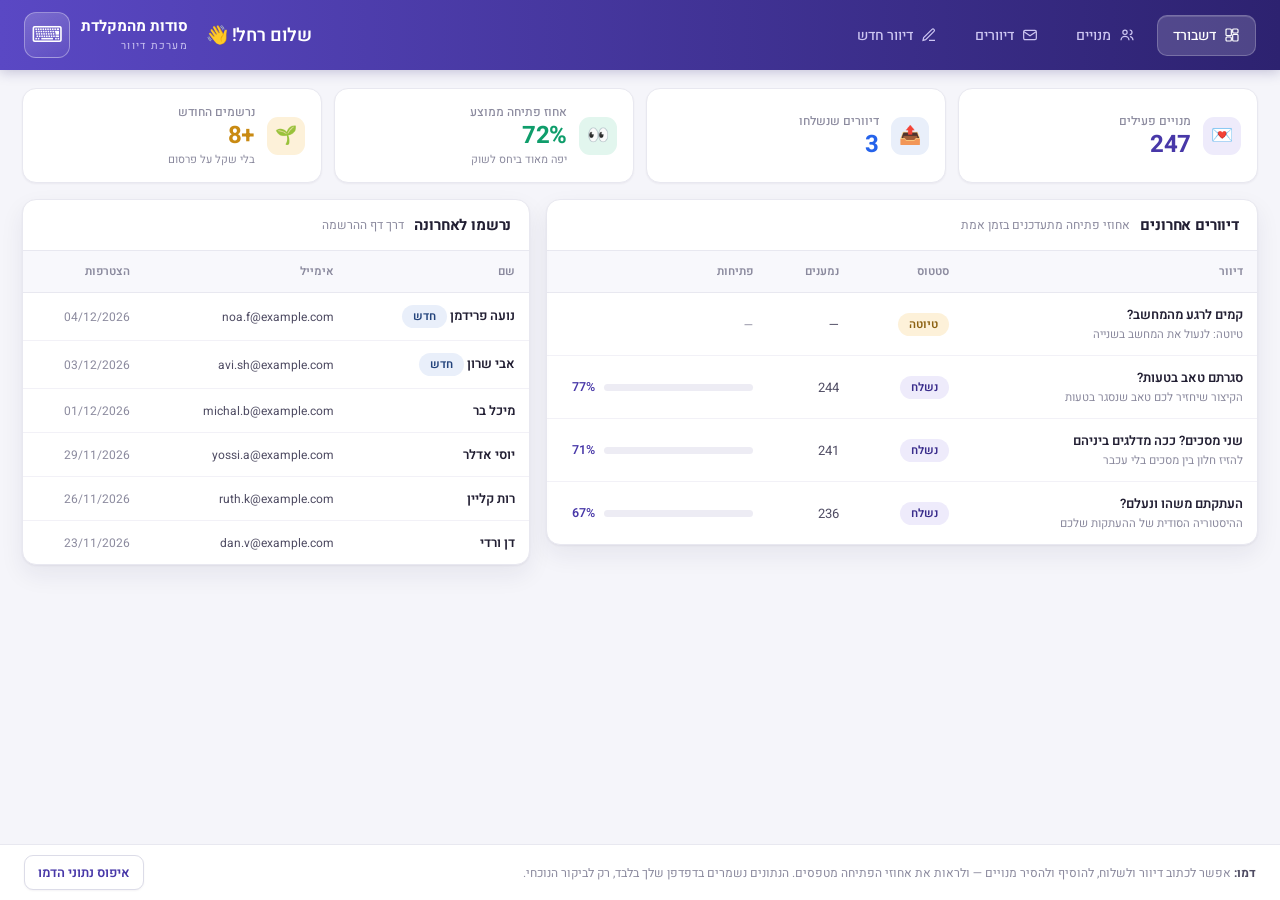
<file: demos/newsletter.html>
<!DOCTYPE html>
<html lang="he" dir="rtl">
<head>
<meta charset="UTF-8">
<meta name="viewport" content="width=device-width, initial-scale=1.0">
<title>מערכת דיוור — סודות מהמקלדת (דמו)</title>
<link rel="preconnect" href="https://fonts.googleapis.com">
<link rel="preconnect" href="https://fonts.gstatic.com" crossorigin>
<link href="https://fonts.googleapis.com/css2?family=Heebo:wght@400;500;600;700;800&display=swap" rel="stylesheet">
<style>
  /* ==========================================================================
     דמו מערכת דיוור — "סודות מהמקלדת". רץ כולו בדפדפן, בלי שרת.
     הנתונים נשמרים ב-sessionStorage: כל מבקר משחק עם עותק משלו,
     והמצב מחזיק רק לביקור הנוכחי.
     זהות ויזואלית: סגול-אינדיגו עמוק עם נגיעות ענבר — עולם המיילים.
     ========================================================================== */
  :root {
    --violet:      #4838a8;
    --violet-2:    #5a48c4;
    --violet-dark: #2d2270;
    --lav:         #eeebfb;
    --bg:          #f5f5fa;
    --card:        #ffffff;
    --line:        #e8e8f0;
    --line-2:      #dcdce8;
    --head:        #f8f8fc;
    --row-hover:   #f6f5fc;
    --ink:         #221f33;
    --ink-2:       #4f4c63;
    --muted:       #8b8a9e;
    --green:       #0f9d6b;
    --red:         #d2453d;
    --amber:       #c98a12;
    --blue:        #2563eb;
    --r:           14px;
    --r-sm:        10px;
    --sh-sm:       0 1px 2px rgba(34, 28, 66, .05);
    --sh:          0 1px 2px rgba(34, 28, 66, .05), 0 10px 24px rgba(34, 28, 66, .07);
    --sh-lg:       0 24px 60px rgba(24, 18, 56, .3);
  }

  * { box-sizing: border-box; margin: 0; padding: 0; }

  html, body {
    height: 100%;
    font-family: "Heebo", "Assistant", "Segoe UI", system-ui, -apple-system, Arial, sans-serif;
    color: var(--ink);
    background: var(--bg);
    font-size: 14px;
    -webkit-font-smoothing: antialiased;
  }
  body { display: flex; flex-direction: column; overflow: hidden; }

  button, input, select, textarea { font: inherit; color: inherit; }
  button { cursor: pointer; }
  ::selection { background: #ddd6f7; }

  ::-webkit-scrollbar { width: 10px; height: 10px; }
  ::-webkit-scrollbar-thumb { background: #d3d2e0; border-radius: 8px; border: 3px solid transparent; background-clip: content-box; }
  ::-webkit-scrollbar-thumb:hover { background: #bfbdd1; background-clip: content-box; }

  /* ===== סרגל עליון ===== */
  .topbar {
    flex: 0 0 auto;
    background: linear-gradient(270deg, var(--violet-dark), var(--violet-2));
    color: #fff;
    display: flex;
    align-items: center;
    gap: 18px;
    padding: 12px 24px;
    box-shadow: 0 2px 12px rgba(45, 34, 112, .25);
  }
  .brand { display: flex; align-items: center; gap: 11px; }
  .brand__mark {
    width: 46px; height: 46px;
    border-radius: 12px;
    background: linear-gradient(160deg, rgba(255,255,255,.2), rgba(255,255,255,.05));
    border: 1px solid rgba(255,255,255,.35);
    display: grid; place-items: center;
    font-size: 22px;
  }
  .brand__name { line-height: 1.25; }
  .brand__name b { display: block; font-size: 15px; font-weight: 700; }
  .brand__name span { font-size: 10.5px; letter-spacing: .12em; color: #cdc6f2; }

  .greet { font-size: 18px; font-weight: 600; margin-inline-start: auto; letter-spacing: -.01em; }

  .tabs { display: flex; gap: 6px; }
  .tab {
    background: transparent;
    border: 1px solid transparent;
    color: #cdc6f2;
    padding: 9px 15px;
    border-radius: 10px;
    font-weight: 500;
    display: flex; align-items: center; gap: 8px;
    transition: background .18s ease, color .18s ease;
  }
  .tab:hover { background: rgba(255,255,255,.12); color: #fff; }
  .tab.is-active {
    background: rgba(255,255,255,.16); color: #fff;
    border-color: rgba(255,255,255,.22);
    box-shadow: 0 1px 0 rgba(255,255,255,.14) inset;
  }
  .tab svg { width: 16px; height: 16px; }

  /* ===== אזור תוכן ===== */
  .view { flex: 1 1 auto; overflow: auto; padding: 18px 22px; }
  .view.is-hidden { display: none; }

  /* ===== כרטיסי מדדים ===== */
  .kpis {
    display: grid;
    grid-template-columns: repeat(4, minmax(0, 1fr));
    gap: 12px;
    margin-bottom: 16px;
  }
  .kpi {
    display: flex; align-items: center; gap: 12px;
    background: var(--card);
    border: 1px solid var(--line);
    border-radius: var(--r);
    box-shadow: var(--sh-sm);
    padding: 14px 16px;
    overflow: hidden;
    transition: transform .18s ease, box-shadow .18s ease;
  }
  .kpi:hover { transform: translateY(-2px); box-shadow: var(--sh); }
  .kpi__icon {
    flex: 0 0 auto; width: 38px; height: 38px; border-radius: 11px;
    display: grid; place-items: center; font-size: 18px;
  }
  .kpi__meta { min-width: 0; }
  .kpi__label {
    display: block; font-size: 12px; color: var(--muted); font-weight: 500;
    white-space: nowrap; overflow: hidden; text-overflow: ellipsis;
  }
  .kpi__value { display: block; font-size: 24px; font-weight: 700; line-height: 1.25; letter-spacing: -.02em; }
  .kpi__sub { display: block; font-size: 11px; color: var(--muted); }

  .kpi--subs   .kpi__icon { background: var(--lav); }
  .kpi--subs   .kpi__value { color: var(--violet); }
  .kpi--sent   .kpi__icon { background: #e9effa; }
  .kpi--sent   .kpi__value { color: var(--blue); }
  .kpi--open   .kpi__icon { background: #e2f6ee; }
  .kpi--open   .kpi__value { color: var(--green); }
  .kpi--growth .kpi__icon { background: #fdf1d9; }
  .kpi--growth .kpi__value { color: var(--amber); }

  /* ===== כרטיסים ===== */
  .panel {
    background: var(--card);
    border: 1px solid var(--line);
    border-radius: var(--r);
    box-shadow: var(--sh);
    overflow: hidden;
  }
  .panel__head {
    display: flex; align-items: center; gap: 10px;
    padding: 14px 18px;
    border-bottom: 1px solid var(--line);
  }
  .panel__title { font-size: 15px; font-weight: 700; letter-spacing: -.01em; }
  .panel__sub { font-size: 12px; color: var(--muted); font-weight: 400; }
  .panel__head .btn, .panel__head .field { margin-inline-start: auto; }

  .grid2 { display: grid; grid-template-columns: minmax(0, 1.4fr) minmax(0, 1fr); gap: 16px; align-items: start; }

  /* ===== כפתורים ===== */
  .btn {
    background: var(--violet); color: #fff;
    border: 1px solid var(--violet);
    border-radius: 10px;
    padding: 10px 17px;
    font-weight: 600;
    white-space: nowrap;
    box-shadow: 0 1px 2px rgba(72,56,168,.25), 0 6px 16px rgba(72,56,168,.18);
    transition: background .18s ease, transform .18s ease;
  }
  .btn:hover { background: var(--violet-dark); transform: translateY(-1px); }
  .btn:active { transform: none; }
  .btn:disabled { opacity: .55; cursor: default; transform: none; }
  .btn--ghost {
    background: #fff; color: var(--violet); border-color: var(--line-2);
    box-shadow: var(--sh-sm);
  }
  .btn--ghost:hover { background: #f5f4fb; }
  .btn--sm { padding: 7px 13px; font-size: 13px; border-radius: 9px; }
  .btn--danger { background: #fff; color: var(--red); border-color: #f0cbc8; box-shadow: none; padding: 5px 11px; font-size: 12px; }
  .btn--danger:hover { background: #fdf3f2; }

  /* ===== שדות ===== */
  .field {
    display: flex; align-items: center; gap: 8px;
    background: #fff;
    border: 1px solid var(--line-2);
    border-radius: var(--r-sm);
    padding: 8px 11px;
    font-size: 13px;
    transition: border-color .18s ease, box-shadow .18s ease;
  }
  .field input { border: 0; outline: 0; width: 100%; background: none; }
  .field input::placeholder { color: #a5a3b8; }
  .field:focus-within { border-color: var(--violet); box-shadow: 0 0 0 3px rgba(72,56,168,.1); }
  .field svg { width: 15px; height: 15px; color: var(--muted); flex: 0 0 auto; }

  /* ===== טבלאות ===== */
  table { width: 100%; border-collapse: collapse; }
  th, td { text-align: right; padding: 12px 14px; font-size: 13px; }
  td { color: var(--ink-2); }
  td b { color: var(--ink); font-weight: 600; }
  thead th {
    background: var(--head);
    font-weight: 600; font-size: 11.5px;
    color: var(--muted);
    white-space: nowrap;
    border-bottom: 1px solid var(--line);
  }
  tbody tr { border-bottom: 1px solid #f2f1f7; transition: background .15s ease; }
  tbody tr:last-child { border-bottom: 0; }
  tbody tr:hover { background: var(--row-hover); }
  td.num, th.num { direction: ltr; text-align: right; }

  .empty {
    text-align: center; color: var(--muted); padding: 38px 16px; font-size: 13.5px; line-height: 1.7;
  }
  .empty b { display: block; font-size: 16px; color: var(--ink); margin-bottom: 4px; }
  .empty .big { font-size: 30px; display: block; margin-bottom: 8px; }

  .pill {
    display: inline-block; padding: 3px 11px; border-radius: 999px;
    font-size: 11.5px; font-weight: 600; white-space: nowrap;
  }
  .pill--active { background: #e2f6ee; color: #0c6a4e; }
  .pill--out    { background: #f2f2f6; color: #6d6b80; }
  .pill--sent   { background: var(--lav); color: #3a2d8c; }
  .pill--draft  { background: #fdf1d9; color: #8c6212; }
  .pill--new    { background: #e9effa; color: #24447c; }

  /* ===== פס אחוז פתיחה ===== */
  .rate { display: flex; align-items: center; gap: 9px; min-width: 130px; }
  .rate__bar {
    flex: 1 1 auto; height: 7px; border-radius: 99px;
    background: #edecf4; overflow: hidden;
  }
  .rate__fill {
    height: 100%; border-radius: 99px;
    background: linear-gradient(270deg, var(--violet-2), #8b7ae0);
    transition: width .6s cubic-bezier(.22,.61,.36,1);
  }
  .rate b { font-size: 12.5px; color: var(--violet); min-width: 34px; }

  /* ===== העורך ===== */
  .composer { display: grid; grid-template-columns: minmax(0, 1fr) minmax(0, 1.1fr); gap: 16px; align-items: start; }
  .composer__form { padding: 18px; display: grid; gap: 14px; }
  label.f { display: block; font-size: 12px; color: var(--muted); margin-bottom: 6px; font-weight: 500; }
  .inp, select.inp, textarea.inp {
    width: 100%; border: 1px solid var(--line-2); border-radius: var(--r-sm);
    padding: 10px 12px; outline: 0; background: #fff; font-size: 13.5px;
    transition: border-color .18s ease, box-shadow .18s ease;
  }
  .inp:focus, textarea.inp:focus { border-color: var(--violet); box-shadow: 0 0 0 3px rgba(72,56,168,.1); }
  textarea.inp { resize: vertical; min-height: 150px; line-height: 1.7; }
  .composer__hint { font-size: 11.5px; color: var(--muted); }

  /* תצוגה מקדימה — נראית כמו מייל אמיתי בתיבת הדואר */
  .preview { background: #eceaf4; padding: 18px; }
  .mail {
    max-width: 460px; margin-inline: auto;
    background: #fff; border-radius: 14px; overflow: hidden;
    box-shadow: 0 14px 40px rgba(34, 28, 66, .14);
  }
  .mail__meta { padding: 13px 18px; border-bottom: 1px solid var(--line); font-size: 12px; color: var(--muted); }
  .mail__meta b { display: block; color: var(--ink); font-size: 13.5px; margin-bottom: 2px; }
  .mail__head {
    background: linear-gradient(160deg, var(--violet-dark), var(--violet-2));
    color: #fff; text-align: center; padding: 26px 20px;
  }
  .mail__head .kbd-emoji { font-size: 30px; display: block; margin-bottom: 6px; }
  .mail__head h4 { font-size: 19px; font-weight: 800; letter-spacing: -.01em; }
  .mail__head span { font-size: 11.5px; color: #cdc6f2; }
  .mail__body { padding: 22px 22px 8px; font-size: 13.5px; line-height: 1.8; color: var(--ink-2); }
  .mail__body h5 { font-size: 15px; color: var(--ink); margin-bottom: 8px; }
  .mail__body p { margin-bottom: 12px; white-space: pre-wrap; }
  .mail__tip {
    background: var(--lav); border: 1px solid #ddd6f7; border-radius: 12px;
    padding: 14px 16px; margin-bottom: 14px;
  }
  .mail__tip kbd {
    display: inline-block; padding: 3px 9px; margin-inline: 2px;
    background: #fff; border: 1px solid #cfc8ee; border-bottom-width: 3px;
    border-radius: 7px; font-family: inherit; font-size: 12.5px; font-weight: 700;
    color: var(--violet-dark); direction: ltr;
  }
  .mail__foot { padding: 14px 22px 20px; text-align: center; font-size: 11px; color: var(--muted); border-top: 1px solid var(--line); }

  /* פס התקדמות שליחה */
  .sendbar { display: none; padding: 0 18px 16px; }
  .sendbar.is-on { display: block; }
  .sendbar__track { height: 9px; background: #edecf4; border-radius: 99px; overflow: hidden; }
  .sendbar__fill {
    height: 100%; width: 0; border-radius: 99px;
    background: linear-gradient(270deg, var(--violet-2), #8b7ae0);
    transition: width .12s linear;
  }
  .sendbar__text { font-size: 12px; color: var(--muted); margin-top: 7px; }

  /* ===== מודאל ===== */
  .modal {
    position: fixed; inset: 0; z-index: 50;
    background: rgba(24, 18, 56, .5);
    backdrop-filter: blur(3px);
    display: grid; place-items: center;
    padding: 24px;
    opacity: 0; visibility: hidden; transition: opacity .2s ease, visibility .2s;
  }
  .modal.is-open { opacity: 1; visibility: visible; }
  .modal__box {
    background: #fff; border-radius: 16px; width: min(500px, 100%);
    max-height: 100%; overflow: auto;
    box-shadow: var(--sh-lg);
    transform: translateY(10px) scale(.99); transition: transform .2s ease;
  }
  .modal.is-open .modal__box { transform: none; }
  .modal__head {
    display: flex; align-items: center; justify-content: space-between;
    background: linear-gradient(270deg, var(--violet-dark), var(--violet-2));
    color: #fff; padding: 16px 20px;
  }
  .modal__head h3 { font-size: 16px; font-weight: 600; }
  .modal__close { background: none; border: 0; color: #cdc6f2; font-size: 22px; line-height: 1; }
  .modal__close:hover { color: #fff; }
  .modal__body { padding: 20px; display: grid; gap: 14px; }
  .modal__foot { padding: 14px 20px; border-top: 1px solid var(--line); display: flex; gap: 9px; background: #fbfbfd; }
  .modal__foot .spacer { margin-inline-start: auto; }
  .row2 { display: grid; grid-template-columns: 1fr 1fr; gap: 14px; }

  /* ===== הודעות צצות ===== */
  .toasts {
    position: fixed; inset-block-end: 20px; inset-inline-start: 20px;
    z-index: 60; display: flex; flex-direction: column; gap: 9px;
  }
  .toast {
    background: #fff; border: 1px solid var(--line);
    border-inline-start: 4px solid var(--green);
    border-radius: 10px; padding: 12px 15px; font-size: 12.5px;
    box-shadow: 0 12px 30px rgba(24,18,56,.16);
    animation: pop .28s cubic-bezier(.22,.61,.36,1);
    max-width: 360px;
  }
  .toast--info { border-inline-start-color: var(--blue); }
  .toast--warn { border-inline-start-color: var(--amber); }
  @keyframes pop { from { opacity: 0; transform: translateY(10px); } }

  /* ===== סרגל תחתון ===== */
  .hintbar {
    flex: 0 0 auto;
    display: flex; align-items: center; gap: 12px;
    padding: 10px 24px;
    background: #fff;
    border-top: 1px solid var(--line);
    font-size: 12px; color: var(--muted);
  }
  .hintbar b { color: var(--ink-2); }
  .hintbar button { margin-inline-start: auto; }

  /* ===== מסכים צרים ===== */
  @media (max-width: 1080px) {
    .grid2, .composer { grid-template-columns: 1fr; }
    .kpis { grid-template-columns: repeat(2, minmax(0,1fr)); }
    .topbar { flex-wrap: wrap; gap: 12px; }
    .greet { display: none; }
    body { overflow: auto; }
  }
</style>
</head>
<body>

<header class="topbar">
  <nav class="tabs">
    <button class="tab is-active" data-view="dash" type="button">
      <svg viewBox="0 0 24 24" fill="none" stroke="currentColor" stroke-width="1.8"><rect x="3" y="3" width="8" height="10" rx="1.5"/><rect x="13" y="3" width="8" height="6" rx="1.5"/><rect x="13" y="11" width="8" height="10" rx="1.5"/><rect x="3" y="15" width="8" height="6" rx="1.5"/></svg>
      דשבורד
    </button>
    <button class="tab" data-view="subs" type="button">
      <svg viewBox="0 0 24 24" fill="none" stroke="currentColor" stroke-width="1.8"><circle cx="9" cy="8" r="3.2"/><path d="M3 20a6 6 0 0 1 12 0M16 4.5a3.2 3.2 0 0 1 0 7M21 20a6 6 0 0 0-4.5-5.8"/></svg>
      מנויים
    </button>
    <button class="tab" data-view="camps" type="button">
      <svg viewBox="0 0 24 24" fill="none" stroke="currentColor" stroke-width="1.8"><rect x="2.5" y="5" width="19" height="14" rx="2"/><path d="m3 7 9 6 9-6"/></svg>
      דיוורים
    </button>
    <button class="tab" data-view="compose" type="button">
      <svg viewBox="0 0 24 24" fill="none" stroke="currentColor" stroke-width="1.8"><path d="M12 20h9M16.5 3.5a2.1 2.1 0 0 1 3 3L7 19l-4 1 1-4Z"/></svg>
      דיוור חדש
    </button>
  </nav>

  <div class="greet">שלום רחל! 👋</div>

  <div class="brand">
    <div class="brand__name">
      <b>סודות מהמקלדת</b>
      <span>מערכת דיוור</span>
    </div>
    <div class="brand__mark" aria-hidden="true">⌨️</div>
  </div>
</header>

<!-- ============================= דשבורד ============================= -->
<main class="view" id="view-dash">
  <div class="kpis" id="kpis"></div>

  <div class="grid2">
    <section class="panel">
      <div class="panel__head">
        <h2 class="panel__title">דיוורים אחרונים</h2>
        <span class="panel__sub">אחוזי פתיחה מתעדכנים בזמן אמת</span>
      </div>
      <div id="recentCamps"></div>
    </section>

    <section class="panel">
      <div class="panel__head">
        <h2 class="panel__title">נרשמו לאחרונה</h2>
        <span class="panel__sub">דרך דף ההרשמה</span>
      </div>
      <div id="recentSubs"></div>
    </section>
  </div>
</main>

<!-- ============================= מנויים ============================= -->
<main class="view is-hidden" id="view-subs">
  <section class="panel">
    <div class="panel__head">
      <h2 class="panel__title">מנויים</h2>
      <span class="panel__sub" id="subsSub"></span>
      <div class="field" style="max-width:220px">
        <svg viewBox="0 0 24 24" fill="none" stroke="currentColor" stroke-width="2"><circle cx="11" cy="11" r="7"/><path d="m20 20-3.6-3.6"/></svg>
        <input id="searchSubs" type="search" placeholder="חיפוש מנוי…" aria-label="חיפוש מנוי">
      </div>
      <button class="btn btn--sm" id="btnAddSub" type="button" style="margin-inline-start:0">+ מנוי חדש</button>
    </div>
    <div id="subsWrap"></div>
  </section>
</main>

<!-- ============================= דיוורים ============================= -->
<main class="view is-hidden" id="view-camps">
  <section class="panel">
    <div class="panel__head">
      <h2 class="panel__title">כל הדיוורים</h2>
      <span class="panel__sub" id="campsSub"></span>
      <button class="btn btn--sm" id="btnNewCamp" type="button">+ דיוור חדש</button>
    </div>
    <div id="campsWrap"></div>
  </section>
</main>

<!-- ============================= דיוור חדש ============================= -->
<main class="view is-hidden" id="view-compose">
  <div class="composer">

    <section class="panel">
      <div class="panel__head">
        <h2 class="panel__title">כתיבת דיוור</h2>
        <span class="panel__sub">התצוגה המקדימה מתעדכנת תוך כדי הקלדה</span>
      </div>
      <div class="composer__form">
        <div>
          <label class="f" for="cSubject">נושא המייל</label>
          <input class="inp" id="cSubject" placeholder='למשל: הקיצור שיחזיר לכם טאב שנסגר בטעות'>
        </div>
        <div>
          <label class="f" for="cTitle">כותרת הטיפ</label>
          <input class="inp" id="cTitle" placeholder="למשל: סגרתם טאב בטעות?">
        </div>
        <div>
          <label class="f" for="cShortcut">הקיצור עצמו (באנגלית)</label>
          <input class="inp" id="cShortcut" dir="ltr" placeholder="Ctrl + Shift + T">
          <p class="composer__hint" style="margin-top:6px">יופיע במסגרת מקשים מעוצבת בתוך המייל.</p>
        </div>
        <div>
          <label class="f" for="cBody">תוכן הטיפ</label>
          <textarea class="inp" id="cBody" placeholder="כתבו כאן את ההסבר הקצר — זוכרים? דקה אחת לקריאה."></textarea>
        </div>
        <div style="display:flex;gap:9px;flex-wrap:wrap">
          <button class="btn" id="btnSend" type="button">🚀 שליחה לכל המנויים</button>
          <button class="btn btn--ghost" id="btnDraft" type="button">שמירה כטיוטה</button>
        </div>
      </div>
      <div class="sendbar" id="sendbar">
        <div class="sendbar__track"><div class="sendbar__fill" id="sendFill"></div></div>
        <p class="sendbar__text" id="sendText"></p>
      </div>
    </section>

    <section class="panel">
      <div class="panel__head">
        <h2 class="panel__title">ככה זה ייראה בתיבת המייל</h2>
      </div>
      <div class="preview">
        <div class="mail">
          <div class="mail__meta">
            <b id="pvSubject">נושא המייל יופיע כאן</b>
            סודות מהמקלדת &lt;news@rachelbroner.co.il&gt;
          </div>
          <div class="mail__head">
            <span class="kbd-emoji">⌨️</span>
            <h4>סודות מהמקלדת</h4>
            <span>טיפ שבועי · דקה אחת לקריאה</span>
          </div>
          <div class="mail__body">
            <h5 id="pvTitle">כותרת הטיפ תופיע כאן</h5>
            <div class="mail__tip" id="pvTipWrap" style="display:none">
              <span id="pvShortcut"></span>
            </div>
            <p id="pvBody">כשתתחילו לכתוב, התוכן יופיע כאן — בדיוק כמו שהמנויים יראו אותו.</p>
          </div>
          <div class="mail__foot">
            קיבלתם את המייל כי נרשמתם ב־news.rachelbroner.co.il · הסרה בלחיצה אחת
          </div>
        </div>
      </div>
    </section>

  </div>
</main>

<footer class="hintbar">
  <span><b>דמו:</b> אפשר לכתוב דיוור ולשלוח, להוסיף ולהסיר מנויים — ולראות את אחוזי הפתיחה מטפסים. הנתונים נשמרים בדפדפן שלך בלבד, רק לביקור הנוכחי.</span>
  <button class="btn btn--ghost btn--sm" id="btnReset" type="button">איפוס נתוני הדמו</button>
</footer>

<div class="modal" id="modal" role="dialog" aria-modal="true">
  <div class="modal__box" id="modalBox"></div>
</div>
<div class="toasts" id="toasts"></div>

<script>
(function () {
  'use strict';

  /* ======================================================================
     אחסון — sessionStorage: המצב נשמר רק לביקור הנוכחי של המבקר,
     עם נפילה חיננית לזיכרון אם האחסון חסום (iframe בארגז חול).
     ====================================================================== */
  var KEY = 'kbd_news_demo_v1';
  var mem = null;
  var store = {
    read: function () {
      try { return JSON.parse(sessionStorage.getItem(KEY) || 'null'); }
      catch (e) { return mem; }
    },
    write: function (data) {
      mem = data;
      try { sessionStorage.setItem(KEY, JSON.stringify(data)); } catch (e) {}
    },
    clear: function () {
      mem = null;
      try { sessionStorage.removeItem(KEY); } catch (e) {}
    }
  };

  /* ======================================================================
     נתוני פתיחה (נתוני דמה בלבד)
     ====================================================================== */
  function seed() {
    var now = Date.now(), DAY = 864e5;
    return {
      seq: 100,
      subscribers: [
        { id: 's1',  name: 'נועה פרידמן',  email: 'noa.f@example.com',     status: 'פעיל', at: now - 1 * DAY },
        { id: 's2',  name: 'אבי שרון',     email: 'avi.sh@example.com',    status: 'פעיל', at: now - 2 * DAY },
        { id: 's3',  name: 'מיכל בר',      email: 'michal.b@example.com',  status: 'פעיל', at: now - 4 * DAY },
        { id: 's4',  name: 'יוסי אדלר',    email: 'yossi.a@example.com',   status: 'פעיל', at: now - 6 * DAY },
        { id: 's5',  name: 'רות קליין',    email: 'ruth.k@example.com',    status: 'פעיל', at: now - 9 * DAY },
        { id: 's6',  name: 'דן ורדי',      email: 'dan.v@example.com',     status: 'פעיל', at: now - 12 * DAY },
        { id: 's7',  name: 'שירה גל',      email: 'shira.g@example.com',   status: 'פעיל', at: now - 15 * DAY },
        { id: 's8',  name: 'אורן טל',      email: 'oren.t@example.com',    status: 'הוסר', at: now - 20 * DAY },
        { id: 's9',  name: 'הדס נוי',      email: 'hadas.n@example.com',   status: 'פעיל', at: now - 24 * DAY },
        { id: 's10', name: 'עמית כרמל',    email: 'amit.c@example.com',    status: 'פעיל', at: now - 30 * DAY }
      ],
      extraSubs: 238,   // מנויים "ותיקים" שלא מוצגים בטבלה — כדי שהמספרים ירגישו אמיתיים
      campaigns: [
        { id: 'c1', subject: 'הקיצור שיחזיר לכם טאב שנסגר בטעות', title: 'סגרתם טאב בטעות?', shortcut: 'Ctrl + Shift + T',
          body: 'קרה לכולנו: סוגרים טאב ורק אז נזכרים שהוא היה חשוב. במקום לחפש בהיסטוריה — הקיצור הזה פשוט מחזיר אותו.',
          status: 'נשלח', sent: 244, opens: 187, at: now - 3 * DAY },
        { id: 'c2', subject: 'להזיז חלון בין מסכים בלי עכבר', title: 'שני מסכים? ככה מדלגים ביניהם', shortcut: 'Win + Shift + ←',
          body: 'מי שעובד עם שני מסכים — הקיצור הזה מעביר את החלון הפעיל למסך השני בשנייה, בלי לגרור כלום.',
          status: 'נשלח', sent: 241, opens: 172, at: now - 10 * DAY },
        { id: 'c3', subject: 'ההיסטוריה הסודית של ההעתקות שלכם', title: 'העתקתם משהו ונעלם?', shortcut: 'Win + V',
          body: 'הלוח של ווינדוס זוכר את כל מה שהעתקתם לאחרונה. פעם ראשונה צריך לאשר — ומאז זה קסם.',
          status: 'נשלח', sent: 236, opens: 158, at: now - 17 * DAY },
        { id: 'c4', subject: 'טיוטה: לנעול את המחשב בשנייה', title: 'קמים לרגע מהמחשב?', shortcut: 'Win + L',
          body: 'הרגל קטן ששווה זהב, במיוחד במשרד: נועל את המסך בשנייה אחת.',
          status: 'טיוטה', sent: 0, opens: 0, at: now - 1 * DAY }
      ]
    };
  }

  var state = store.read() || seed();
  function save() { store.write(state); }
  function uid() { return 'x' + (++state.seq); }

  /* ======================================================================
     עזרים
     ====================================================================== */
  function $(s, c) { return (c || document).querySelector(s); }
  function $$(s, c) { return Array.prototype.slice.call((c || document).querySelectorAll(s)); }
  function esc(s) {
    return String(s == null ? '' : s).replace(/[&<>"']/g, function (ch) {
      return { '&': '&amp;', '<': '&lt;', '>': '&gt;', '"': '&quot;', "'": '&#39;' }[ch];
    });
  }
  function dateStr(ts) {
    var d = new Date(ts);
    return ('0' + d.getDate()).slice(-2) + '/' + ('0' + (d.getMonth() + 1)).slice(-2) + '/' + d.getFullYear();
  }
  function toast(text, kind) {
    var el = document.createElement('div');
    el.className = 'toast' + (kind ? ' toast--' + kind : '');
    el.textContent = text;
    $('#toasts').appendChild(el);
    setTimeout(function () { el.remove(); }, 4200);
  }

  function activeCount() {
    return state.extraSubs + state.subscribers.filter(function (s) { return s.status === 'פעיל'; }).length;
  }
  function sentCampaigns() {
    return state.campaigns.filter(function (c) { return c.status === 'נשלח'; });
  }
  function avgOpenRate() {
    var sent = sentCampaigns().filter(function (c) { return c.sent > 0; });
    if (!sent.length) return 0;
    var sum = sent.reduce(function (s, c) { return s + (c.opens / c.sent); }, 0);
    return Math.round(sum / sent.length * 100);
  }

  /* ======================================================================
     רינדור
     ====================================================================== */
  function renderKpis() {
    var newThisMonth = state.subscribers.filter(function (s) {
      return s.status === 'פעיל' && (Date.now() - s.at) < 30 * 864e5;
    }).length;
    $('#kpis').innerHTML =
      kpi('subs', '💌', 'מנויים פעילים', activeCount(), '') +
      kpi('sent', '📤', 'דיוורים שנשלחו', sentCampaigns().length, '') +
      kpi('open', '👀', 'אחוז פתיחה ממוצע', avgOpenRate() + '%', 'יפה מאוד ביחס לשוק') +
      kpi('growth', '🌱', 'נרשמים החודש', '+' + newThisMonth, 'בלי שקל על פרסום');
  }
  function kpi(mod, icon, label, value, sub) {
    return '<div class="kpi kpi--' + mod + '">' +
      '<span class="kpi__icon">' + icon + '</span>' +
      '<span class="kpi__meta"><span class="kpi__label">' + label + '</span>' +
      '<span class="kpi__value">' + value + '</span>' +
      (sub ? '<span class="kpi__sub">' + esc(sub) + '</span>' : '') +
      '</span></div>';
  }

  function campRow(c, withDate) {
    var rate = c.sent ? Math.round(c.opens / c.sent * 100) : 0;
    return '<tr>' +
      (withDate ? '<td class="num" style="color:var(--muted);font-size:12px">' + dateStr(c.at) + '</td>' : '') +
      '<td><b>' + esc(c.title) + '</b><br><span style="font-size:11.5px;color:var(--muted)">' + esc(c.subject) + '</span></td>' +
      '<td><span class="pill ' + (c.status === 'נשלח' ? 'pill--sent' : 'pill--draft') + '">' + c.status + '</span></td>' +
      '<td class="num">' + (c.sent || '—') + '</td>' +
      '<td>' + (c.status === 'נשלח'
        ? '<span class="rate"><span class="rate__bar"><span class="rate__fill" style="width:' + rate + '%"></span></span><b>' + rate + '%</b></span>'
        : '<span style="color:var(--muted);font-size:12px">—</span>') + '</td>' +
      '</tr>';
  }

  function renderRecentCamps() {
    var cs = state.campaigns.slice().sort(function (a, b) { return b.at - a.at; }).slice(0, 5);
    if (!cs.length) {
      $('#recentCamps').innerHTML = '<div class="empty">עוד לא נשלחו דיוורים.</div>';
      return;
    }
    $('#recentCamps').innerHTML =
      '<table><thead><tr><th>דיוור</th><th>סטטוס</th><th>נמענים</th><th>פתיחות</th></tr></thead><tbody>' +
      cs.map(function (c) { return campRow(c, false); }).join('') + '</tbody></table>';
  }

  function renderRecentSubs() {
    var ss = state.subscribers.filter(function (s) { return s.status === 'פעיל'; })
      .sort(function (a, b) { return b.at - a.at; }).slice(0, 6);
    $('#recentSubs').innerHTML =
      '<table><thead><tr><th>שם</th><th>אימייל</th><th>הצטרפות</th></tr></thead><tbody>' +
      ss.map(function (s) {
        var isNew = (Date.now() - s.at) < 3 * 864e5;
        return '<tr><td><b>' + esc(s.name) + '</b>' + (isNew ? ' <span class="pill pill--new">חדש</span>' : '') + '</td>' +
          '<td class="num" style="font-size:12px">' + esc(s.email) + '</td>' +
          '<td class="num" style="color:var(--muted);font-size:12px">' + dateStr(s.at) + '</td></tr>';
      }).join('') + '</tbody></table>';
  }

  function renderSubs() {
    var q = ($('#searchSubs').value || '').trim().toLowerCase();
    var ss = state.subscribers.filter(function (s) {
      return !q || s.name.toLowerCase().indexOf(q) > -1 || s.email.toLowerCase().indexOf(q) > -1;
    }).sort(function (a, b) { return b.at - a.at; });
    $('#subsSub').textContent = activeCount() + ' פעילים (מציגים את ' + state.subscribers.length + ' האחרונים)';
    if (!ss.length) {
      $('#subsWrap').innerHTML = '<div class="empty">לא נמצא מנוי כזה 🤔</div>';
      return;
    }
    $('#subsWrap').innerHTML =
      '<table><thead><tr><th>שם</th><th>אימייל</th><th>סטטוס</th><th>הצטרפות</th><th></th></tr></thead><tbody>' +
      ss.map(function (s) {
        return '<tr><td><b>' + esc(s.name) + '</b></td>' +
          '<td class="num" style="font-size:12px">' + esc(s.email) + '</td>' +
          '<td><span class="pill ' + (s.status === 'פעיל' ? 'pill--active' : 'pill--out') + '">' + s.status + '</span></td>' +
          '<td class="num" style="color:var(--muted);font-size:12px">' + dateStr(s.at) + '</td>' +
          '<td>' + (s.status === 'פעיל'
            ? '<button class="btn btn--danger" data-unsub="' + s.id + '" type="button">הסרה</button>'
            : '<button class="btn btn--ghost btn--sm" data-resub="' + s.id + '" type="button" style="padding:5px 11px;font-size:12px">החזרה</button>') +
          '</td></tr>';
      }).join('') + '</tbody></table>';
  }

  function renderCamps() {
    var cs = state.campaigns.slice().sort(function (a, b) { return b.at - a.at; });
    $('#campsSub').textContent = sentCampaigns().length + ' נשלחו · ' +
      state.campaigns.filter(function (c) { return c.status === 'טיוטה'; }).length + ' טיוטות';
    if (!cs.length) {
      $('#campsWrap').innerHTML = '<div class="empty"><span class="big">✍️</span><b>עוד אין דיוורים</b>לחצו על "דיוור חדש" וכתבו את הראשון.</div>';
      return;
    }
    $('#campsWrap').innerHTML =
      '<table><thead><tr><th>תאריך</th><th>דיוור</th><th>סטטוס</th><th>נמענים</th><th>פתיחות</th></tr></thead><tbody>' +
      cs.map(function (c) { return campRow(c, true); }).join('') + '</tbody></table>';
  }

  function renderAll() {
    renderKpis(); renderRecentCamps(); renderRecentSubs(); renderSubs(); renderCamps();
  }

  /* ======================================================================
     העורך — תצוגה מקדימה חיה
     ====================================================================== */
  function updatePreview() {
    var subject = $('#cSubject').value.trim();
    var title = $('#cTitle').value.trim();
    var shortcut = $('#cShortcut').value.trim();
    var body = $('#cBody').value.trim();

    $('#pvSubject').textContent = subject || 'נושא המייל יופיע כאן';
    $('#pvTitle').textContent = title || 'כותרת הטיפ תופיע כאן';
    $('#pvBody').textContent = body || 'כשתתחילו לכתוב, התוכן יופיע כאן — בדיוק כמו שהמנויים יראו אותו.';

    var wrap = $('#pvTipWrap');
    if (shortcut) {
      wrap.style.display = '';
      $('#pvShortcut').innerHTML = shortcut.split('+').map(function (k) {
        return '<kbd>' + esc(k.trim()) + '</kbd>';
      }).join(' + ');
    } else {
      wrap.style.display = 'none';
    }
  }
  ['cSubject', 'cTitle', 'cShortcut', 'cBody'].forEach(function (id) {
    $('#' + id).addEventListener('input', updatePreview);
  });

  function collectComposer() {
    return {
      subject: $('#cSubject').value.trim(),
      title: $('#cTitle').value.trim(),
      shortcut: $('#cShortcut').value.trim(),
      body: $('#cBody').value.trim()
    };
  }
  function clearComposer() {
    ['cSubject', 'cTitle', 'cShortcut', 'cBody'].forEach(function (id) { $('#' + id).value = ''; });
    updatePreview();
  }

  /* שליחה מדומה: פס התקדמות, ואז הפתיחות מטפסות לאט — כמו בחיים */
  var sending = false;
  $('#btnSend').addEventListener('click', function () {
    if (sending) return;
    var d = collectComposer();
    if (!d.subject || !d.title || !d.body) {
      toast('כדי לשלוח צריך נושא, כותרת ותוכן 🙂', 'warn');
      return;
    }
    sending = true;
    $('#btnSend').disabled = true;
    var total = activeCount();
    var bar = $('#sendbar'), fill = $('#sendFill'), text = $('#sendText');
    bar.classList.add('is-on');

    var done = 0;
    var timer = setInterval(function () {
      done = Math.min(total, done + Math.ceil(total / 22) + Math.floor(Math.random() * 4));
      fill.style.width = Math.round(done / total * 100) + '%';
      text.textContent = 'שולח… ' + done + ' מתוך ' + total + ' מנויים';
      if (done >= total) {
        clearInterval(timer);
        var camp = { id: uid(), subject: d.subject, title: d.title, shortcut: d.shortcut, body: d.body,
                     status: 'נשלח', sent: total, opens: 0, at: Date.now() };
        state.campaigns.push(camp);
        save(); renderAll(); clearComposer();
        text.textContent = '✅ נשלח ל-' + total + ' מנויים. הפתיחות מתחילות להיכנס…';
        toast('🚀 הדיוור נשלח ל-' + total + ' מנויים!');
        startOpenTicker(camp.id);
        setTimeout(function () {
          bar.classList.remove('is-on');
          fill.style.width = '0';
          $('#btnSend').disabled = false;
          sending = false;
          // מעבר לרשימת הדיוורים כדי לראות את הפתיחות זזות
          switchView('camps');
        }, 2200);
      }
    }, 90);
  });

  /* הפתיחות מטפסות בהדרגה עד ~70-78% — נשמר גם בין רענונים באותו ביקור */
  var tickers = {};
  function startOpenTicker(campId) {
    if (tickers[campId]) return;
    tickers[campId] = setInterval(function () {
      var c = state.campaigns.find(function (x) { return x.id === campId; });
      if (!c) { clearInterval(tickers[campId]); return; }
      var target = Math.round(c.sent * (0.7 + Math.random() * 0.08));
      if (c.opens >= target) { clearInterval(tickers[campId]); delete tickers[campId]; return; }
      c.opens = Math.min(target, c.opens + Math.ceil(c.sent / 30) + Math.floor(Math.random() * 5));
      save(); renderKpis(); renderRecentCamps(); renderCamps();
    }, 1300);
  }
  // דיוור שנשלח ולא הספיק "להיפתח" עד הסוף — ממשיך לטפס אחרי רענון
  state.campaigns.forEach(function (c) {
    if (c.status === 'נשלח' && c.sent > 0 && c.opens < c.sent * 0.66) startOpenTicker(c.id);
  });

  $('#btnDraft').addEventListener('click', function () {
    var d = collectComposer();
    if (!d.subject && !d.title && !d.body) { toast('אין עדיין מה לשמור 🙂', 'warn'); return; }
    state.campaigns.push({ id: uid(), subject: d.subject || '(בלי נושא)', title: d.title || '(בלי כותרת)',
      shortcut: d.shortcut, body: d.body, status: 'טיוטה', sent: 0, opens: 0, at: Date.now() });
    save(); renderAll(); clearComposer();
    toast('הטיוטה נשמרה 📝', 'info');
  });

  /* ======================================================================
     מודאל — מנוי חדש
     ====================================================================== */
  var modal = $('#modal'), modalBox = $('#modalBox');
  function openModal(html) {
    modalBox.innerHTML = html;
    modal.classList.add('is-open');
    var first = modalBox.querySelector('input');
    if (first) setTimeout(function () { first.focus(); }, 60);
  }
  function closeModal() { modal.classList.remove('is-open'); }
  modal.addEventListener('click', function (e) { if (e.target === modal) closeModal(); });
  document.addEventListener('keydown', function (e) { if (e.key === 'Escape') closeModal(); });

  $('#btnAddSub').addEventListener('click', function () {
    openModal(
      '<div class="modal__head"><h3>מנוי חדש</h3>' +
      '<button class="modal__close" data-close type="button">×</button></div>' +
      '<div class="modal__body">' +
      '<div><label class="f">שם</label><input class="inp" id="nsName" placeholder="שם המנוי"></div>' +
      '<div><label class="f">אימייל</label><input class="inp" id="nsEmail" dir="ltr" placeholder="name@example.com"></div>' +
      '</div>' +
      '<div class="modal__foot"><button class="btn" id="nsGo" type="button">הוספה</button>' +
      '<span class="spacer"></span><button class="btn btn--ghost" data-close type="button">ביטול</button></div>'
    );
    $('#nsGo').addEventListener('click', function () {
      var name = $('#nsName').value.trim();
      var email = $('#nsEmail').value.trim();
      if (!name || !/^[^\s@]+@[^\s@]+\.[^\s@]{2,}$/.test(email)) {
        toast('צריך שם ואימייל תקין 🙂', 'warn'); return;
      }
      state.subscribers.push({ id: uid(), name: name, email: email, status: 'פעיל', at: Date.now() });
      save(); renderAll(); closeModal();
      toast('💌 ' + name + ' הצטרף/ה לרשימה!');
    });
  });

  /* ======================================================================
     אירועים כלליים
     ====================================================================== */
  function switchView(name) {
    $$('.tab').forEach(function (t) { t.classList.toggle('is-active', t.getAttribute('data-view') === name); });
    $$('.view').forEach(function (v) { v.classList.toggle('is-hidden', v.id !== 'view-' + name); });
  }
  $$('.tab').forEach(function (tab) {
    tab.addEventListener('click', function () { switchView(tab.getAttribute('data-view')); });
  });
  $('#btnNewCamp').addEventListener('click', function () { switchView('compose'); });

  document.addEventListener('click', function (e) {
    var un = e.target.closest('[data-unsub]');
    if (un) {
      var s = state.subscribers.find(function (x) { return x.id === un.getAttribute('data-unsub'); });
      if (s) { s.status = 'הוסר'; save(); renderAll(); toast(s.name + ' הוסר/ה מהרשימה', 'info'); }
      return;
    }
    var re = e.target.closest('[data-resub]');
    if (re) {
      var s2 = state.subscribers.find(function (x) { return x.id === re.getAttribute('data-resub'); });
      if (s2) { s2.status = 'פעיל'; save(); renderAll(); toast('💌 ' + s2.name + ' חזר/ה לרשימה!'); }
      return;
    }
    if (e.target.closest('[data-close]')) closeModal();
  });

  $('#searchSubs').addEventListener('input', renderSubs);

  $('#btnReset').addEventListener('click', function () {
    Object.keys(tickers).forEach(function (k) { clearInterval(tickers[k]); delete tickers[k]; });
    store.clear();
    state = seed();
    save(); renderAll(); clearComposer();
    toast('הדמו אופס לנתוני הפתיחה ✨', 'info');
  });

  renderAll();
  updatePreview();
})();
</script>

</body>
</html>
</file>
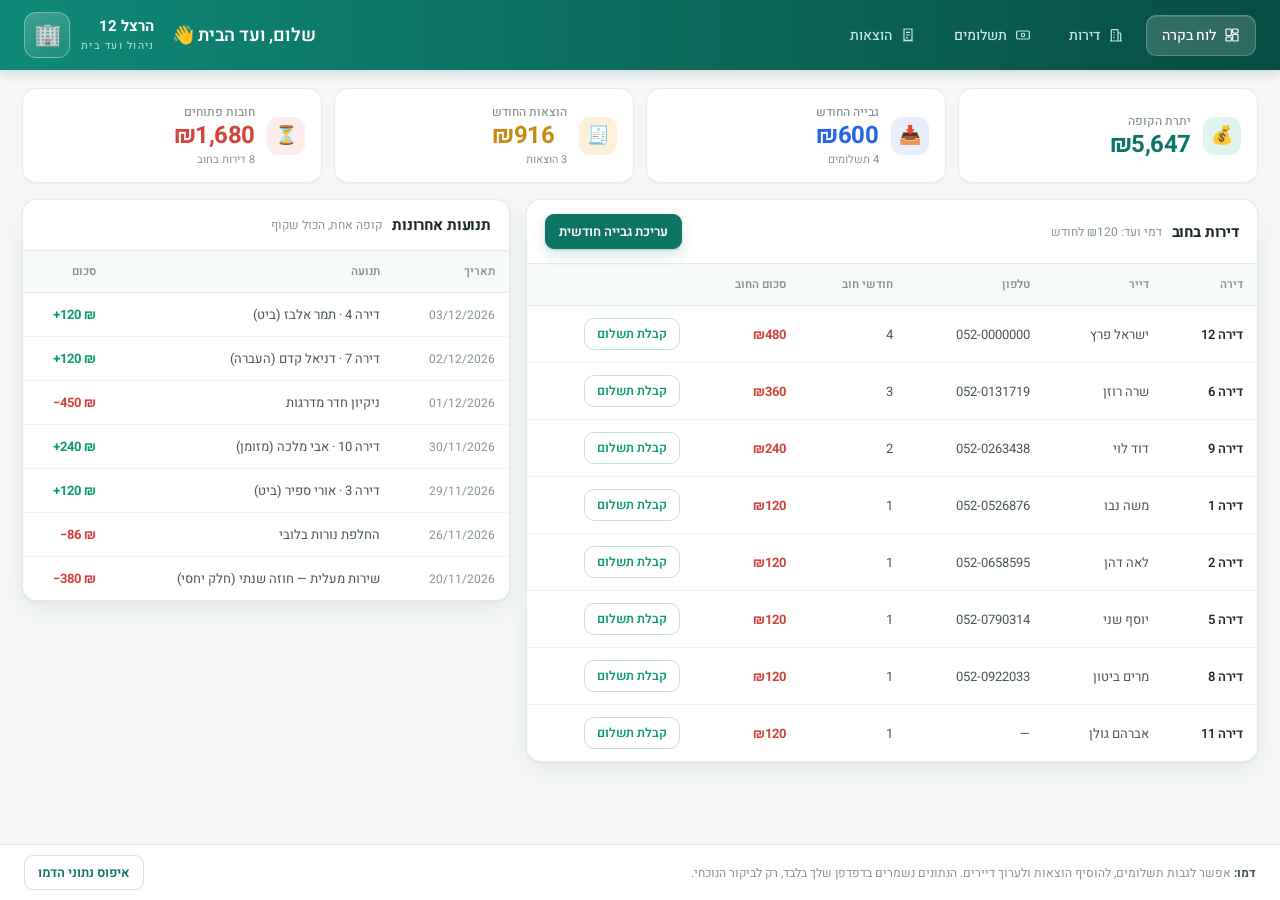
<file: demos/vaad-bayit.html>
<!DOCTYPE html>
<html lang="he" dir="rtl">
<head>
<meta charset="UTF-8">
<meta name="viewport" content="width=device-width, initial-scale=1.0">
<title>מערכת ניהול ועד בית — הרצל 12 (דמו)</title>
<link rel="preconnect" href="https://fonts.googleapis.com">
<link rel="preconnect" href="https://fonts.gstatic.com" crossorigin>
<link href="https://fonts.googleapis.com/css2?family=Heebo:wght@400;500;600;700;800&display=swap" rel="stylesheet">
<style>
  /* ==========================================================================
     דמו מערכת ועד בית — רץ כולו בדפדפן, בלי שרת ובלי API.
     הנתונים נשמרים ב-sessionStorage: כל מבקר משחק עם עותק משלו,
     והמצב מחזיק רק לביקור הנוכחי בדפדפן שלו.
     זהות ויזואלית: ירקרק-טורקיז חמים — "בית", להבדיל מהדמואים האחרים.
     ========================================================================== */
  :root {
    --teal:      #0e7466;
    --teal-2:    #0f8a79;
    --teal-dark: #084c43;
    --mint:      #e2f4ef;
    --bg:        #f4f7f6;
    --card:      #ffffff;
    --line:      #e6ebe9;
    --line-2:    #d9e1de;
    --head:      #f6faf8;
    --row-hover: #f4faf8;
    --ink:       #1c2b27;
    --ink-2:     #475853;
    --muted:     #84958f;
    --green:     #0f9d6b;
    --red:       #d2453d;
    --amber:     #c98a12;
    --blue:      #2563eb;
    --r:         14px;
    --r-sm:      10px;
    --sh-sm:     0 1px 2px rgba(18, 45, 39, .05);
    --sh:        0 1px 2px rgba(18, 45, 39, .05), 0 10px 24px rgba(18, 45, 39, .06);
    --sh-lg:     0 24px 60px rgba(10, 34, 29, .28);
  }

  * { box-sizing: border-box; margin: 0; padding: 0; }

  html, body {
    height: 100%;
    font-family: "Heebo", "Assistant", "Segoe UI", system-ui, -apple-system, Arial, sans-serif;
    color: var(--ink);
    background: var(--bg);
    font-size: 14px;
    -webkit-font-smoothing: antialiased;
  }
  body { display: flex; flex-direction: column; overflow: hidden; }

  button, input, select, textarea { font: inherit; color: inherit; }
  button { cursor: pointer; }
  ::selection { background: #cdeee6; }

  ::-webkit-scrollbar { width: 10px; height: 10px; }
  ::-webkit-scrollbar-thumb { background: #ccd8d4; border-radius: 8px; border: 3px solid transparent; background-clip: content-box; }
  ::-webkit-scrollbar-thumb:hover { background: #b8c7c2; background-clip: content-box; }

  /* ===== סרגל עליון ===== */
  .topbar {
    flex: 0 0 auto;
    background: linear-gradient(270deg, var(--teal-dark), var(--teal-2));
    color: #fff;
    display: flex;
    align-items: center;
    gap: 18px;
    padding: 12px 24px;
    box-shadow: 0 2px 12px rgba(8, 76, 67, .2);
  }
  .brand { display: flex; align-items: center; gap: 11px; }
  .brand__mark {
    width: 46px; height: 46px;
    border-radius: 12px;
    background: linear-gradient(160deg, rgba(255,255,255,.2), rgba(255,255,255,.05));
    border: 1px solid rgba(255,255,255,.35);
    display: grid; place-items: center;
    font-size: 22px;
  }
  .brand__name { line-height: 1.25; }
  .brand__name b { display: block; font-size: 15px; font-weight: 700; }
  .brand__name span { font-size: 10.5px; letter-spacing: .12em; color: #bfe6dd; }

  .greet { font-size: 18px; font-weight: 600; margin-inline-start: auto; letter-spacing: -.01em; }

  .tabs { display: flex; gap: 6px; }
  .tab {
    background: transparent;
    border: 1px solid transparent;
    color: #c6e7df;
    padding: 9px 15px;
    border-radius: 10px;
    font-weight: 500;
    display: flex; align-items: center; gap: 8px;
    transition: background .18s ease, color .18s ease;
  }
  .tab:hover { background: rgba(255,255,255,.12); color: #fff; }
  .tab.is-active {
    background: rgba(255,255,255,.16); color: #fff;
    border-color: rgba(255,255,255,.22);
    box-shadow: 0 1px 0 rgba(255,255,255,.14) inset;
  }
  .tab svg { width: 16px; height: 16px; }

  /* ===== אזור תוכן ===== */
  .view { flex: 1 1 auto; overflow: auto; padding: 18px 22px; }
  .view.is-hidden { display: none; }

  /* ===== כרטיסי מדדים ===== */
  .kpis {
    display: grid;
    grid-template-columns: repeat(4, minmax(0, 1fr));
    gap: 12px;
    margin-bottom: 16px;
  }
  .kpi {
    display: flex; align-items: center; gap: 12px;
    background: var(--card);
    border: 1px solid var(--line);
    border-radius: var(--r);
    box-shadow: var(--sh-sm);
    padding: 14px 16px;
    overflow: hidden;
    transition: transform .18s ease, box-shadow .18s ease;
  }
  .kpi:hover { transform: translateY(-2px); box-shadow: var(--sh); }
  .kpi__icon {
    flex: 0 0 auto; width: 38px; height: 38px; border-radius: 11px;
    display: grid; place-items: center; font-size: 18px;
  }
  .kpi__meta { min-width: 0; }
  .kpi__label {
    display: block; font-size: 12px; color: var(--muted); font-weight: 500;
    white-space: nowrap; overflow: hidden; text-overflow: ellipsis;
  }
  .kpi__value { display: block; font-size: 24px; font-weight: 700; line-height: 1.25; letter-spacing: -.02em; direction: ltr; text-align: start; }
  .kpi__sub { display: block; font-size: 11px; color: var(--muted); }

  .kpi--balance .kpi__icon { background: var(--mint); }
  .kpi--balance .kpi__value { color: var(--teal); }
  .kpi--collect .kpi__icon { background: #e9effa; }
  .kpi--collect .kpi__value { color: var(--blue); }
  .kpi--expense .kpi__icon { background: #fdf1d9; }
  .kpi--expense .kpi__value { color: var(--amber); }
  .kpi--debt    .kpi__icon { background: #fceceb; }
  .kpi--debt    .kpi__value { color: var(--red); }

  /* ===== כרטיסים ===== */
  .panel {
    background: var(--card);
    border: 1px solid var(--line);
    border-radius: var(--r);
    box-shadow: var(--sh);
    overflow: hidden;
  }
  .panel__head {
    display: flex; align-items: center; gap: 10px;
    padding: 14px 18px;
    border-bottom: 1px solid var(--line);
  }
  .panel__title { font-size: 15px; font-weight: 700; letter-spacing: -.01em; }
  .panel__sub { font-size: 12px; color: var(--muted); font-weight: 400; }
  .panel__head .btn, .panel__head .field { margin-inline-start: auto; }

  .grid2 { display: grid; grid-template-columns: minmax(0, 1.5fr) minmax(0, 1fr); gap: 16px; align-items: start; }

  /* ===== כפתורים ===== */
  .btn {
    background: var(--teal); color: #fff;
    border: 1px solid var(--teal);
    border-radius: 10px;
    padding: 10px 17px;
    font-weight: 600;
    white-space: nowrap;
    box-shadow: 0 1px 2px rgba(14,116,102,.25), 0 6px 16px rgba(14,116,102,.18);
    transition: background .18s ease, transform .18s ease;
  }
  .btn:hover { background: var(--teal-dark); transform: translateY(-1px); }
  .btn:active { transform: none; }
  .btn--ghost {
    background: #fff; color: var(--teal); border-color: var(--line-2);
    box-shadow: var(--sh-sm);
  }
  .btn--ghost:hover { background: #f2f8f6; }
  .btn--sm { padding: 7px 13px; font-size: 13px; border-radius: 9px; }
  .btn--pay { background: #fff; color: var(--green); border-color: #bfe5d6; box-shadow: none; padding: 6px 12px; font-size: 12.5px; }
  .btn--pay:hover { background: #eefaf5; transform: none; }

  /* ===== שדות ===== */
  .field {
    display: flex; align-items: center; gap: 8px;
    background: #fff;
    border: 1px solid var(--line-2);
    border-radius: var(--r-sm);
    padding: 8px 11px;
    font-size: 13px;
    transition: border-color .18s ease, box-shadow .18s ease;
  }
  .field input { border: 0; outline: 0; width: 100%; background: none; }
  .field input::placeholder { color: #9db0aa; }
  .field:focus-within { border-color: var(--teal); box-shadow: 0 0 0 3px rgba(14,116,102,.1); }
  .field svg { width: 15px; height: 15px; color: var(--muted); flex: 0 0 auto; }

  /* ===== טבלאות ===== */
  table { width: 100%; border-collapse: collapse; }
  th, td { text-align: right; padding: 12px 14px; font-size: 13px; }
  td { color: var(--ink-2); }
  td b { color: var(--ink); font-weight: 600; }
  thead th {
    background: var(--head);
    font-weight: 600; font-size: 11.5px;
    color: var(--muted);
    white-space: nowrap;
    border-bottom: 1px solid var(--line);
  }
  tbody tr { border-bottom: 1px solid #f0f4f2; transition: background .15s ease; }
  tbody tr:last-child { border-bottom: 0; }
  tbody tr:hover { background: var(--row-hover); }
  td.num, th.num { direction: ltr; text-align: right; }
  .debt-sum { color: var(--red); font-weight: 700; }
  .amount-in  { color: var(--green); font-weight: 700; direction: ltr; }
  .amount-out { color: var(--red); font-weight: 700; direction: ltr; }

  .empty {
    text-align: center; color: var(--muted); padding: 38px 16px; font-size: 13.5px; line-height: 1.7;
  }
  .empty b { display: block; font-size: 16px; color: var(--ink); margin-bottom: 4px; }
  .empty .big { font-size: 30px; display: block; margin-bottom: 8px; }

  .pill {
    display: inline-block; padding: 3px 11px; border-radius: 999px;
    font-size: 11.5px; font-weight: 600; white-space: nowrap;
  }
  .pill--owner  { background: var(--mint); color: #0a5c50; }
  .pill--renter { background: #e9effa; color: #24447c; }
  .pill--ok     { background: #e2f6ee; color: #0c6a4e; }
  .pill--debt   { background: #fceceb; color: #a03730; }

  /* ===== מסך הדירות — הבניין ===== */
  .floors { display: grid; gap: 14px; }
  .floor__label {
    font-size: 12px; font-weight: 700; color: var(--muted);
    display: flex; align-items: center; gap: 10px;
  }
  .floor__label::after { content: ""; flex: 1; height: 1px; background: var(--line-2); }
  .apts { display: grid; grid-template-columns: repeat(auto-fill, minmax(210px, 1fr)); gap: 12px; margin-top: 10px; }
  .apt {
    background: var(--card);
    border: 1px solid var(--line);
    border-radius: var(--r);
    box-shadow: var(--sh-sm);
    padding: 14px 15px;
    text-align: start;
    display: flex; flex-direction: column; gap: 8px;
    transition: transform .18s ease, box-shadow .18s ease, border-color .18s ease;
  }
  .apt:hover { transform: translateY(-2px); box-shadow: var(--sh); border-color: #bcd8d1; }
  .apt__top { display: flex; align-items: center; gap: 8px; }
  .apt__num {
    width: 38px; height: 38px; border-radius: 10px;
    background: var(--mint); color: var(--teal);
    display: grid; place-items: center;
    font-weight: 800; font-size: 14px;
  }
  .apt__name { font-weight: 700; font-size: 13.5px; }
  .apt__phone { display: block; font-size: 11.5px; color: var(--muted); direction: ltr; text-align: start; }
  .apt__foot { display: flex; align-items: center; gap: 6px; margin-top: 2px; }
  .apt__foot .pill { font-size: 10.5px; padding: 2px 9px; }

  /* ===== מודאל ===== */
  .modal {
    position: fixed; inset: 0; z-index: 50;
    background: rgba(10, 30, 26, .5);
    backdrop-filter: blur(3px);
    display: grid; place-items: center;
    padding: 24px;
    opacity: 0; visibility: hidden; transition: opacity .2s ease, visibility .2s;
  }
  .modal.is-open { opacity: 1; visibility: visible; }
  .modal__box {
    background: #fff; border-radius: 16px; width: min(520px, 100%);
    max-height: 100%; overflow: auto;
    box-shadow: var(--sh-lg);
    transform: translateY(10px) scale(.99); transition: transform .2s ease;
  }
  .modal.is-open .modal__box { transform: none; }
  .modal__head {
    display: flex; align-items: center; justify-content: space-between;
    background: linear-gradient(270deg, var(--teal-dark), var(--teal-2));
    color: #fff; padding: 16px 20px;
  }
  .modal__head h3 { font-size: 16px; font-weight: 600; }
  .modal__close { background: none; border: 0; color: #bfe6dd; font-size: 22px; line-height: 1; }
  .modal__close:hover { color: #fff; }
  .modal__body { padding: 20px; display: grid; gap: 14px; }
  .modal__foot { padding: 14px 20px; border-top: 1px solid var(--line); display: flex; gap: 9px; background: #fafcfb; }
  .modal__foot .spacer { margin-inline-start: auto; }
  .row2 { display: grid; grid-template-columns: 1fr 1fr; gap: 14px; }
  label.f { display: block; font-size: 12px; color: var(--muted); margin-bottom: 6px; font-weight: 500; }
  .inp, select.inp {
    width: 100%; border: 1px solid var(--line-2); border-radius: var(--r-sm);
    padding: 10px 12px; outline: 0; background: #fff; font-size: 13.5px;
    transition: border-color .18s ease, box-shadow .18s ease;
  }
  .inp:focus { border-color: var(--teal); box-shadow: 0 0 0 3px rgba(14,116,102,.1); }

  /* ===== הודעות צצות ===== */
  .toasts {
    position: fixed; inset-block-end: 20px; inset-inline-start: 20px;
    z-index: 60; display: flex; flex-direction: column; gap: 9px;
  }
  .toast {
    background: #fff; border: 1px solid var(--line);
    border-inline-start: 4px solid var(--green);
    border-radius: 10px; padding: 12px 15px; font-size: 12.5px;
    box-shadow: 0 12px 30px rgba(14,36,31,.16);
    animation: pop .28s cubic-bezier(.22,.61,.36,1);
    max-width: 360px;
  }
  .toast--info { border-inline-start-color: var(--blue); }
  .toast--warn { border-inline-start-color: var(--amber); }
  @keyframes pop { from { opacity: 0; transform: translateY(10px); } }

  /* ===== סרגל תחתון ===== */
  .hintbar {
    flex: 0 0 auto;
    display: flex; align-items: center; gap: 12px;
    padding: 10px 24px;
    background: #fff;
    border-top: 1px solid var(--line);
    font-size: 12px; color: var(--muted);
  }
  .hintbar b { color: var(--ink-2); }
  .hintbar button { margin-inline-start: auto; }

  /* ===== מסכים צרים ===== */
  @media (max-width: 1080px) {
    .grid2 { grid-template-columns: 1fr; }
    .kpis { grid-template-columns: repeat(2, minmax(0,1fr)); }
    .topbar { flex-wrap: wrap; gap: 12px; }
    .greet { display: none; }
    body { overflow: auto; }
  }
</style>
</head>
<body>

<header class="topbar">
  <nav class="tabs">
    <button class="tab is-active" data-view="dash" type="button">
      <svg viewBox="0 0 24 24" fill="none" stroke="currentColor" stroke-width="1.8"><rect x="3" y="3" width="8" height="10" rx="1.5"/><rect x="13" y="3" width="8" height="6" rx="1.5"/><rect x="13" y="11" width="8" height="10" rx="1.5"/><rect x="3" y="15" width="8" height="6" rx="1.5"/></svg>
      לוח בקרה
    </button>
    <button class="tab" data-view="apts" type="button">
      <svg viewBox="0 0 24 24" fill="none" stroke="currentColor" stroke-width="1.8"><path d="M3 21h18M5 21V5a1 1 0 0 1 1-1h8a1 1 0 0 1 1 1v16M15 9h3a1 1 0 0 1 1 1v11M8 8h2m-2 4h2m-2 4h2"/></svg>
      דירות
    </button>
    <button class="tab" data-view="payments" type="button">
      <svg viewBox="0 0 24 24" fill="none" stroke="currentColor" stroke-width="1.8"><rect x="2.5" y="6" width="19" height="12" rx="2"/><circle cx="12" cy="12" r="2.6"/><path d="M6 12h.01M18 12h.01"/></svg>
      תשלומים
    </button>
    <button class="tab" data-view="expenses" type="button">
      <svg viewBox="0 0 24 24" fill="none" stroke="currentColor" stroke-width="1.8"><path d="M6 3h12v18l-2-1.4L14 21l-2-1.4L10 21l-2-1.4L6 21zM9 8h6M9 12h6M9 16h3"/></svg>
      הוצאות
    </button>
  </nav>

  <div class="greet">שלום, ועד הבית 👋</div>

  <div class="brand">
    <div class="brand__name">
      <b>הרצל 12</b>
      <span>ניהול ועד בית</span>
    </div>
    <div class="brand__mark" aria-hidden="true">🏢</div>
  </div>
</header>

<!-- ============================= לוח בקרה ============================= -->
<main class="view" id="view-dash">
  <div class="kpis" id="kpis"></div>

  <div class="grid2">
    <section class="panel">
      <div class="panel__head">
        <h2 class="panel__title">דירות בחוב</h2>
        <span class="panel__sub" id="debtSub"></span>
        <button class="btn btn--sm" id="btnCharge" type="button" title="חיוב כל הדירות בדמי ועד לחודש הנוכחי">עריכת גבייה חודשית</button>
      </div>
      <div id="debtWrap"></div>
    </section>

    <section class="panel">
      <div class="panel__head">
        <h2 class="panel__title">תנועות אחרונות</h2>
        <span class="panel__sub">קופה אחת, הכול שקוף</span>
      </div>
      <div id="recentWrap"></div>
    </section>
  </div>
</main>

<!-- ============================= דירות ============================= -->
<main class="view is-hidden" id="view-apts">
  <section class="panel" style="margin-bottom:16px">
    <div class="panel__head">
      <h2 class="panel__title">הבניין</h2>
      <span class="panel__sub">לחיצה על דירה פותחת עריכה</span>
      <div class="field" style="max-width:220px">
        <svg viewBox="0 0 24 24" fill="none" stroke="currentColor" stroke-width="2"><circle cx="11" cy="11" r="7"/><path d="m20 20-3.6-3.6"/></svg>
        <input id="searchApts" type="search" placeholder="חיפוש דייר…" aria-label="חיפוש דייר">
      </div>
    </div>
  </section>
  <div class="floors" id="floors"></div>
</main>

<!-- ============================= תשלומים ============================= -->
<main class="view is-hidden" id="view-payments">
  <section class="panel">
    <div class="panel__head">
      <h2 class="panel__title">תשלומים שהתקבלו</h2>
      <span class="panel__sub" id="paySub"></span>
    </div>
    <div id="paymentsWrap"></div>
  </section>
</main>

<!-- ============================= הוצאות ============================= -->
<main class="view is-hidden" id="view-expenses">
  <section class="panel">
    <div class="panel__head">
      <h2 class="panel__title">הוצאות הבניין</h2>
      <span class="panel__sub" id="expSub"></span>
      <button class="btn btn--sm" id="btnAddExpense" type="button">+ הוצאה חדשה</button>
    </div>
    <div id="expensesWrap"></div>
  </section>
</main>

<footer class="hintbar">
  <span><b>דמו:</b> אפשר לגבות תשלומים, להוסיף הוצאות ולערוך דיירים. הנתונים נשמרים בדפדפן שלך בלבד, רק לביקור הנוכחי.</span>
  <button class="btn btn--ghost btn--sm" id="btnReset" type="button">איפוס נתוני הדמו</button>
</footer>

<div class="modal" id="modal" role="dialog" aria-modal="true">
  <div class="modal__box" id="modalBox"></div>
</div>
<div class="toasts" id="toasts"></div>

<script>
(function () {
  'use strict';

  /* ======================================================================
     אחסון — sessionStorage: המצב נשמר רק לביקור הנוכחי של המבקר,
     עם נפילה חיננית לזיכרון אם האחסון חסום (iframe בארגז חול).
     ====================================================================== */
  var KEY = 'herzl12_demo_v1';
  var mem = null;
  var store = {
    read: function () {
      try { return JSON.parse(sessionStorage.getItem(KEY) || 'null'); }
      catch (e) { return mem; }
    },
    write: function (data) {
      mem = data;
      try { sessionStorage.setItem(KEY, JSON.stringify(data)); } catch (e) {}
    },
    clear: function () {
      mem = null;
      try { sessionStorage.removeItem(KEY); } catch (e) {}
    }
  };

  var FEE = 120;                       // דמי ועד חודשיים
  var MONTH_LABEL = 'אוגוסט 2026';

  /* ======================================================================
     נתוני פתיחה (נתוני דמה בלבד)
     ====================================================================== */
  function seed() {
    var now = Date.now(), DAY = 864e5;
    return {
      opening: 5963,   // יתרת פתיחה בקופה, לפני התנועות שבדמו
      apartments: [
        { id: 'a1',  num: 1,  floor: 1, name: 'משה נבו',      phone: '052-0526876', type: 'בעלים', debt: 1 },
        { id: 'a2',  num: 2,  floor: 1, name: 'לאה דהן',      phone: '052-0658595', type: 'בעלים', debt: 1 },
        { id: 'a3',  num: 3,  floor: 1, name: 'אורי ספיר',    phone: '052-0714233', type: 'שוכר',  debt: 0 },
        { id: 'a4',  num: 4,  floor: 2, name: 'תמר אלבז',     phone: '052-0733412', type: 'בעלים', debt: 0 },
        { id: 'a5',  num: 5,  floor: 2, name: 'יוסף שני',     phone: '052-0790314', type: 'שוכר',  debt: 1 },
        { id: 'a6',  num: 6,  floor: 2, name: 'שרה רוזן',     phone: '052-0131719', type: 'בעלים', debt: 3 },
        { id: 'a7',  num: 7,  floor: 3, name: 'דניאל קדם',    phone: '052-0847265', type: 'בעלים', debt: 0 },
        { id: 'a8',  num: 8,  floor: 3, name: 'מרים ביטון',   phone: '052-0922033', type: 'שוכר',  debt: 1 },
        { id: 'a9',  num: 9,  floor: 3, name: 'דוד לוי',      phone: '052-0263438', type: 'בעלים', debt: 2 },
        { id: 'a10', num: 10, floor: 4, name: 'אבי מלכה',     phone: '052-0533178', type: 'בעלים', debt: 0 },
        { id: 'a11', num: 11, floor: 4, name: 'אברהם גולן',   phone: '',            type: 'בעלים', debt: 1 },
        { id: 'a12', num: 12, floor: 4, name: 'ישראל פרץ',    phone: '052-0000000', type: 'שוכר',  debt: 4 }
      ],
      payments: [
        { id: 'p1', apt: 4,  name: 'תמר אלבז',  amount: FEE, months: 1, method: 'ביט',      at: now - 2 * DAY },
        { id: 'p2', apt: 7,  name: 'דניאל קדם', amount: FEE, months: 1, method: 'העברה',    at: now - 3 * DAY },
        { id: 'p3', apt: 10, name: 'אבי מלכה',  amount: FEE * 2, months: 2, method: 'מזומן', at: now - 5 * DAY },
        { id: 'p4', apt: 3,  name: 'אורי ספיר', amount: FEE, months: 1, method: 'ביט',      at: now - 6 * DAY }
      ],
      expenses: [
        { id: 'e1', desc: 'ניקיון חדר מדרגות', category: 'ניקיון', amount: 450, at: now - 4 * DAY },
        { id: 'e2', desc: 'החלפת נורות בלובי', category: 'תחזוקה', amount: 86,  at: now - 9 * DAY },
        { id: 'e3', desc: 'שירות מעלית — חוזה שנתי (חלק יחסי)', category: 'מעלית', amount: 380, at: now - 15 * DAY }
      ],
      charged: true,   // האם בוצעה גבייה לחודש הנוכחי
      seq: 100
    };
  }

  var state = store.read() || seed();
  function save() { store.write(state); }
  function uid() { return 'x' + (++state.seq); }

  /* ======================================================================
     עזרים
     ====================================================================== */
  function $(s, c) { return (c || document).querySelector(s); }
  function $$(s, c) { return Array.prototype.slice.call((c || document).querySelectorAll(s)); }
  function esc(s) {
    return String(s == null ? '' : s).replace(/[&<>"']/g, function (ch) {
      return { '&': '&amp;', '<': '&lt;', '>': '&gt;', '"': '&quot;', "'": '&#39;' }[ch];
    });
  }
  function shekel(n) { return '₪' + Number(n).toLocaleString('he-IL'); }
  function dateStr(ts) {
    var d = new Date(ts);
    return ('0' + d.getDate()).slice(-2) + '/' + ('0' + (d.getMonth() + 1)).slice(-2) + '/' + d.getFullYear();
  }

  function toast(text, kind) {
    var el = document.createElement('div');
    el.className = 'toast' + (kind ? ' toast--' + kind : '');
    el.textContent = text;
    $('#toasts').appendChild(el);
    setTimeout(function () { el.remove(); }, 4200);
  }

  /* ======================================================================
     חישובים
     ====================================================================== */
  function totalCollected() {
    return state.payments.reduce(function (s, p) { return s + p.amount; }, 0);
  }
  function totalExpenses() {
    return state.expenses.reduce(function (s, e) { return s + e.amount; }, 0);
  }
  function balance() { return state.opening + totalCollected() - totalExpenses(); }
  function debtors() {
    return state.apartments.filter(function (a) { return a.debt > 0; })
      .sort(function (a, b) { return b.debt - a.debt || a.num - b.num; });
  }
  function totalDebt() {
    return debtors().reduce(function (s, a) { return s + a.debt * FEE; }, 0);
  }

  /* ======================================================================
     רינדור — לוח בקרה
     ====================================================================== */
  function renderKpis() {
    var ds = debtors();
    $('#kpis').innerHTML =
      kpi('balance', '💰', 'יתרת הקופה', shekel(balance()), '') +
      kpi('collect', '📥', 'גבייה החודש', shekel(totalCollected()), state.payments.length + ' תשלומים') +
      kpi('expense', '🧾', 'הוצאות החודש', shekel(totalExpenses()), state.expenses.length + ' הוצאות') +
      kpi('debt', '⏳', 'חובות פתוחים', shekel(totalDebt()), ds.length ? ds.length + ' דירות בחוב' : 'אין חובות 🎉');
  }
  function kpi(mod, icon, label, value, sub) {
    return '<div class="kpi kpi--' + mod + '">' +
      '<span class="kpi__icon">' + icon + '</span>' +
      '<span class="kpi__meta"><span class="kpi__label">' + label + '</span>' +
      '<span class="kpi__value">' + value + '</span>' +
      (sub ? '<span class="kpi__sub">' + esc(sub) + '</span>' : '') +
      '</span></div>';
  }

  function renderDebt() {
    var ds = debtors();
    $('#debtSub').textContent = 'דמי ועד: ' + shekel(FEE) + ' לחודש';
    if (!ds.length) {
      $('#debtWrap').innerHTML =
        '<div class="empty"><span class="big">🎉</span><b>כל הדירות שילמו!</b>בניין מאושר הוא בניין בלי חובות.</div>';
      return;
    }
    var rows = ds.map(function (a) {
      return '<tr>' +
        '<td><b>דירה ' + a.num + '</b></td>' +
        '<td>' + esc(a.name) + '</td>' +
        '<td class="num">' + (a.phone ? esc(a.phone) : '—') + '</td>' +
        '<td>' + a.debt + '</td>' +
        '<td class="debt-sum">' + shekel(a.debt * FEE) + '</td>' +
        '<td><button class="btn btn--pay" data-pay="' + a.id + '" type="button">קבלת תשלום</button></td>' +
        '</tr>';
    }).join('');
    $('#debtWrap').innerHTML =
      '<table><thead><tr><th>דירה</th><th>דייר</th><th>טלפון</th><th>חודשי חוב</th><th>סכום החוב</th><th></th></tr></thead>' +
      '<tbody>' + rows + '</tbody></table>';
  }

  function renderRecent() {
    var moves = state.payments.map(function (p) {
      return { at: p.at, text: 'דירה ' + p.apt + ' · ' + p.name + ' (' + p.method + ')', amount: p.amount, dir: 'in' };
    }).concat(state.expenses.map(function (e) {
      return { at: e.at, text: e.desc, amount: e.amount, dir: 'out' };
    })).sort(function (a, b) { return b.at - a.at; }).slice(0, 8);

    if (!moves.length) {
      $('#recentWrap').innerHTML = '<div class="empty">אין עדיין תנועות.</div>';
      return;
    }
    var rows = moves.map(function (m) {
      return '<tr><td class="num" style="color:var(--muted);font-size:12px">' + dateStr(m.at) + '</td>' +
        '<td>' + esc(m.text) + '</td>' +
        '<td class="' + (m.dir === 'in' ? 'amount-in' : 'amount-out') + '">' +
        (m.dir === 'in' ? '+' : '−') + shekel(m.amount).replace('₪', '') + ' ₪</td></tr>';
    }).join('');
    $('#recentWrap').innerHTML =
      '<table><thead><tr><th>תאריך</th><th>תנועה</th><th>סכום</th></tr></thead><tbody>' + rows + '</tbody></table>';
  }

  /* ======================================================================
     רינדור — דירות
     ====================================================================== */
  function renderFloors() {
    var q = ($('#searchApts').value || '').trim();
    var byFloor = {};
    state.apartments.forEach(function (a) {
      if (q && a.name.indexOf(q) === -1 && String(a.num) !== q) return;
      (byFloor[a.floor] = byFloor[a.floor] || []).push(a);
    });
    var floors = Object.keys(byFloor).sort(function (a, b) { return b - a; });
    if (!floors.length) {
      $('#floors').innerHTML = '<div class="empty">לא נמצא דייר כזה בבניין 🤔</div>';
      return;
    }
    $('#floors').innerHTML = floors.map(function (f) {
      var cards = byFloor[f].sort(function (a, b) { return a.num - b.num; }).map(function (a) {
        return '<button class="apt" data-edit="' + a.id + '" type="button">' +
          '<span class="apt__top"><span class="apt__num">' + a.num + '</span>' +
          '<span><span class="apt__name">' + esc(a.name) + '</span>' +
          '<span class="apt__phone">' + (a.phone ? esc(a.phone) : 'אין טלפון') + '</span></span></span>' +
          '<span class="apt__foot">' +
          '<span class="pill ' + (a.type === 'בעלים' ? 'pill--owner' : 'pill--renter') + '">' + a.type + '</span>' +
          (a.debt > 0
            ? '<span class="pill pill--debt">חוב ' + shekel(a.debt * FEE) + '</span>'
            : '<span class="pill pill--ok">שולם ✓</span>') +
          '</span></button>';
      }).join('');
      return '<section><div class="floor__label">קומה ' + f + '</div><div class="apts">' + cards + '</div></section>';
    }).join('');
  }

  /* ======================================================================
     רינדור — תשלומים והוצאות
     ====================================================================== */
  function renderPayments() {
    var ps = state.payments.slice().sort(function (a, b) { return b.at - a.at; });
    $('#paySub').textContent = MONTH_LABEL + ' · סה"כ ' + shekel(totalCollected());
    if (!ps.length) {
      $('#paymentsWrap').innerHTML = '<div class="empty">עוד לא התקבלו תשלומים החודש.</div>';
      return;
    }
    var rows = ps.map(function (p) {
      return '<tr><td class="num" style="color:var(--muted);font-size:12px">' + dateStr(p.at) + '</td>' +
        '<td><b>דירה ' + p.apt + '</b></td><td>' + esc(p.name) + '</td>' +
        '<td>' + p.months + '</td><td>' + esc(p.method) + '</td>' +
        '<td class="amount-in">+' + shekel(p.amount).replace('₪', '') + ' ₪</td></tr>';
    }).join('');
    $('#paymentsWrap').innerHTML =
      '<table><thead><tr><th>תאריך</th><th>דירה</th><th>דייר</th><th>חודשים</th><th>אמצעי</th><th>סכום</th></tr></thead>' +
      '<tbody>' + rows + '</tbody></table>';
  }

  function renderExpenses() {
    var es = state.expenses.slice().sort(function (a, b) { return b.at - a.at; });
    $('#expSub').textContent = MONTH_LABEL + ' · סה"כ ' + shekel(totalExpenses());
    if (!es.length) {
      $('#expensesWrap').innerHTML = '<div class="empty">אין הוצאות רשומות. שיישאר ככה 🙂</div>';
      return;
    }
    var rows = es.map(function (e) {
      return '<tr><td class="num" style="color:var(--muted);font-size:12px">' + dateStr(e.at) + '</td>' +
        '<td><b>' + esc(e.desc) + '</b></td><td>' + esc(e.category) + '</td>' +
        '<td class="amount-out">−' + shekel(e.amount).replace('₪', '') + ' ₪</td></tr>';
    }).join('');
    $('#expensesWrap').innerHTML =
      '<table><thead><tr><th>תאריך</th><th>הוצאה</th><th>קטגוריה</th><th>סכום</th></tr></thead>' +
      '<tbody>' + rows + '</tbody></table>';
  }

  function renderAll() {
    renderKpis(); renderDebt(); renderRecent();
    renderFloors(); renderPayments(); renderExpenses();
  }

  /* ======================================================================
     מודאלים
     ====================================================================== */
  var modal = $('#modal'), modalBox = $('#modalBox');
  function openModal(html) {
    modalBox.innerHTML = html;
    modal.classList.add('is-open');
    var first = modalBox.querySelector('input, select');
    if (first) setTimeout(function () { first.focus(); }, 60);
  }
  function closeModal() { modal.classList.remove('is-open'); }
  modal.addEventListener('click', function (e) { if (e.target === modal) closeModal(); });
  document.addEventListener('keydown', function (e) { if (e.key === 'Escape') closeModal(); });

  function payModal(apt) {
    openModal(
      '<div class="modal__head"><h3>קבלת תשלום — דירה ' + apt.num + ' · ' + esc(apt.name) + '</h3>' +
      '<button class="modal__close" data-close type="button">×</button></div>' +
      '<div class="modal__body">' +
      '<p style="color:var(--muted);font-size:13px">חוב נוכחי: <b style="color:var(--red)">' + shekel(apt.debt * FEE) + '</b> (' + apt.debt + ' חודשים × ' + shekel(FEE) + ')</p>' +
      '<div class="row2">' +
      '<div><label class="f">כמה חודשים לשלם?</label><select class="inp" id="payMonths">' +
      Array.apply(null, { length: apt.debt }).map(function (_, i) {
        var n = i + 1;
        return '<option value="' + n + '"' + (n === apt.debt ? ' selected' : '') + '>' + n + ' — ' + shekel(n * FEE) + '</option>';
      }).join('') +
      '</select></div>' +
      '<div><label class="f">אמצעי תשלום</label><select class="inp" id="payMethod">' +
      '<option>ביט</option><option>העברה</option><option>מזומן</option><option>צ׳ק</option></select></div>' +
      '</div></div>' +
      '<div class="modal__foot"><button class="btn" id="payGo" type="button">אישור התשלום</button>' +
      '<span class="spacer"></span><button class="btn btn--ghost" data-close type="button">ביטול</button></div>'
    );
    $('#payGo').addEventListener('click', function () {
      var months = parseInt($('#payMonths').value, 10) || 1;
      var method = $('#payMethod').value;
      apt.debt -= months;
      state.payments.push({ id: uid(), apt: apt.num, name: apt.name, amount: months * FEE, months: months, method: method, at: Date.now() });
      save(); renderAll(); closeModal();
      toast('💚 התקבל תשלום מדירה ' + apt.num + ' — ' + shekel(months * FEE) +
        (apt.debt === 0 ? '. הדירה מאופסת!' : ''));
    });
  }

  function editAptModal(apt) {
    openModal(
      '<div class="modal__head"><h3>דירה ' + apt.num + ' — פרטי דייר</h3>' +
      '<button class="modal__close" data-close type="button">×</button></div>' +
      '<div class="modal__body">' +
      '<div><label class="f">שם הדייר</label><input class="inp" id="aName" value="' + esc(apt.name) + '"></div>' +
      '<div class="row2">' +
      '<div><label class="f">טלפון</label><input class="inp" id="aPhone" dir="ltr" value="' + esc(apt.phone) + '"></div>' +
      '<div><label class="f">סוג דייר</label><select class="inp" id="aType">' +
      '<option' + (apt.type === 'בעלים' ? ' selected' : '') + '>בעלים</option>' +
      '<option' + (apt.type === 'שוכר' ? ' selected' : '') + '>שוכר</option></select></div>' +
      '</div></div>' +
      '<div class="modal__foot"><button class="btn" id="aSave" type="button">שמירה</button>' +
      (apt.debt > 0 ? '<button class="btn btn--ghost" id="aPay" type="button">קבלת תשלום</button>' : '') +
      '<span class="spacer"></span><button class="btn btn--ghost" data-close type="button">ביטול</button></div>'
    );
    $('#aSave').addEventListener('click', function () {
      apt.name = $('#aName').value.trim() || apt.name;
      apt.phone = $('#aPhone').value.trim();
      apt.type = $('#aType').value;
      save(); renderAll(); closeModal();
      toast('הפרטים של דירה ' + apt.num + ' עודכנו ✓', 'info');
    });
    var payBtn = $('#aPay');
    if (payBtn) payBtn.addEventListener('click', function () { payModal(apt); });
  }

  function expenseModal() {
    openModal(
      '<div class="modal__head"><h3>הוצאה חדשה</h3>' +
      '<button class="modal__close" data-close type="button">×</button></div>' +
      '<div class="modal__body">' +
      '<div><label class="f">תיאור ההוצאה</label><input class="inp" id="eDesc" placeholder="למשל: תיקון אינטרקום"></div>' +
      '<div class="row2">' +
      '<div><label class="f">סכום (₪)</label><input class="inp" id="eAmount" type="number" min="1" dir="ltr" placeholder="0"></div>' +
      '<div><label class="f">קטגוריה</label><select class="inp" id="eCat">' +
      '<option>תחזוקה</option><option>ניקיון</option><option>מעלית</option><option>חשמל ומים</option><option>גינה</option><option>אחר</option>' +
      '</select></div>' +
      '</div></div>' +
      '<div class="modal__foot"><button class="btn" id="eGo" type="button">הוספת ההוצאה</button>' +
      '<span class="spacer"></span><button class="btn btn--ghost" data-close type="button">ביטול</button></div>'
    );
    $('#eGo').addEventListener('click', function () {
      var desc = $('#eDesc').value.trim();
      var amount = parseInt($('#eAmount').value, 10);
      if (!desc || !amount || amount <= 0) { toast('צריך תיאור וסכום חיובי 🙂', 'warn'); return; }
      state.expenses.push({ id: uid(), desc: desc, category: $('#eCat').value, amount: amount, at: Date.now() });
      save(); renderAll(); closeModal();
      toast('🧾 נרשמה הוצאה: ' + desc + ' — ' + shekel(amount), 'info');
    });
  }

  /* ======================================================================
     אירועים
     ====================================================================== */
  // ניווט בין מסכים
  $$('.tab').forEach(function (tab) {
    tab.addEventListener('click', function () {
      $$('.tab').forEach(function (t) { t.classList.toggle('is-active', t === tab); });
      $$('.view').forEach(function (v) {
        v.classList.toggle('is-hidden', v.id !== 'view-' + tab.getAttribute('data-view'));
      });
    });
  });

  // כפתורי "קבלת תשלום" בטבלת החובות + עריכת דירה (האזנה מוקדשת לכל המסמך)
  document.addEventListener('click', function (e) {
    var payBtn = e.target.closest('[data-pay]');
    if (payBtn) {
      var apt = state.apartments.find(function (a) { return a.id === payBtn.getAttribute('data-pay'); });
      if (apt) payModal(apt);
      return;
    }
    var editBtn = e.target.closest('[data-edit]');
    if (editBtn) {
      var apt2 = state.apartments.find(function (a) { return a.id === editBtn.getAttribute('data-edit'); });
      if (apt2) editAptModal(apt2);
      return;
    }
    if (e.target.closest('[data-close]')) closeModal();
  });

  // גבייה חודשית — מחייבת את כל הדירות בחודש נוסף
  $('#btnCharge').addEventListener('click', function () {
    if (state.charged) {
      openModal(
        '<div class="modal__head"><h3>גבייה חודשית</h3>' +
        '<button class="modal__close" data-close type="button">×</button></div>' +
        '<div class="modal__body"><p style="line-height:1.7">הגבייה של <b>' + MONTH_LABEL + '</b> כבר בוצעה — ' +
        'כל דירה חויבה ב-' + shekel(FEE) + '.<br>לחיצה על "חיוב חודש נוסף" תדמה את פתיחת החודש הבא: ' +
        'כל דירה תחויב שוב, ומי ששילם יחזור להיות בחוב של חודש אחד.</p></div>' +
        '<div class="modal__foot"><button class="btn" id="chargeGo" type="button">חיוב חודש נוסף</button>' +
        '<span class="spacer"></span><button class="btn btn--ghost" data-close type="button">סגירה</button></div>'
      );
      $('#chargeGo').addEventListener('click', function () {
        state.apartments.forEach(function (a) { a.debt += 1; });
        save(); renderAll(); closeModal();
        toast('📅 נפתח חודש חדש — כל הדירות חויבו ב-' + shekel(FEE), 'info');
      });
    }
  });

  // חיפוש דיירים
  $('#searchApts').addEventListener('input', renderFloors);

  // הוצאה חדשה
  $('#btnAddExpense').addEventListener('click', expenseModal);

  // איפוס הדמו
  $('#btnReset').addEventListener('click', function () {
    store.clear();
    state = seed();
    save(); renderAll();
    toast('הדמו אופס לנתוני הפתיחה ✨', 'info');
  });

  renderAll();
})();
</script>

</body>
</html>
</file>
<file: css/tokens.css>
/* ==========================================================================
   Design System — רחל ברונר | בניית מערכות ניהול לעסקים
   ערכת נושא כהה. פלטת הצבעים נגזרת מהלוגו: אדום · שחור · לבן —
   רק שהפעם השחור הוא הרקע והלבן הוא הטקסט.
   כל שינוי עיצובי גלובלי מתבצע כאן בלבד.
   ========================================================================== */

:root {
  /* ---------- צבעים ---------- */
  --c-bg:          #0D0E12;   /* רקע ראשי — כמעט שחור, עם נטייה כחלחלה */
  --c-bg-soft:     #131419;   /* משטח מוגבה קלות */
  --c-bg-dark:     #08090C;   /* הפוטר — עמוק יותר מהדף */

  /* על רקע כהה אפור בינוני נראה דהוי בהרבה מאשר על רקע בהיר —
     לכן הטקסט המשני והשלישוני מוארים כאן משמעותית. */
  --c-ink:         #F4F5F7;   /* טקסט ראשי */
  --c-ink-2:       #C4C6CE;   /* טקסט משני */
  --c-ink-3:       #8E909B;   /* טקסט שלישוני / placeholders */
  --c-ink-inv:     #FFFFFF;
  --c-ink-inv-2:   #C4C6CE;

  --c-accent:      #E0262D;   /* האדום מהלוגו — רקע כפתורים */
  --c-accent-dark: #F04A50;   /* hover — על רקע כהה מבהיקים, לא מכהים */
  --c-accent-text: #FF6E73;   /* אדום לטקסט: מובהר כדי לעמוד בניגודיות */
  --c-accent-soft: rgba(224, 38, 45, .12);   /* רקע רך לאקסנט */
  --c-accent-line: rgba(224, 38, 45, .34);   /* גבול רך לאקסנט */

  --c-line:        rgba(255, 255, 255, .10); /* קווי הפרדה */
  --c-line-soft:   rgba(255, 255, 255, .06);
  --c-line-dark:   rgba(255, 255, 255, .12);

  /* ---------- שכבת הרקע ----------
     שתי הילות רכות על גרדיאנט כהה: אדומה מימין־למעלה (המשך הלוגו),
     ולבנה־עדינה משמאל, כדי שהשחור לא ייראה שטוח. */
  --grad-tint:
    radial-gradient(1100px 640px at 82% -8%,  rgba(224, 38, 45, .20), transparent 62%),
    radial-gradient(900px 700px at 8% 42%,    rgba(255, 255, 255, .04), transparent 62%),
    linear-gradient(180deg, #121319 0%, #0D0E12 46%, #0A0B0F 100%);

  /* ---------- גלגלי השיניים שברקע ---------- */
  --gear-fill:   rgba(255, 255, 255, .020);
  --gear-line:   rgba(255, 255, 255, .075);
  --gear-accent: rgba(240, 74, 80, .13);
  --gear-grid:   rgba(255, 255, 255, .022);

  --c-focus:       #FF6E73;

  /* ---------- טיפוגרפיה ---------- */
  --font-sans: "Heebo", "Assistant", -apple-system, "Segoe UI", Arial, sans-serif;

  --fs-display: clamp(2.1rem, 1.35rem + 3.4vw, 4rem);      /* H1 */
  --fs-h2:      clamp(1.65rem, 1.2rem + 2vw, 2.6rem);
  --fs-h3:      clamp(1.15rem, 1rem + 0.6vw, 1.4rem);
  --fs-h4:      clamp(1rem, 0.95rem + 0.3vw, 1.125rem);
  --fs-lead:    clamp(1.05rem, 0.98rem + 0.45vw, 1.3rem);
  --fs-body:    clamp(1rem, 0.97rem + 0.15vw, 1.0625rem);
  --fs-sm:      0.9375rem;
  --fs-xs:      0.8125rem;

  --lh-tight:   1.18;
  --lh-snug:    1.35;
  --lh-normal:  1.75;

  --ls-tight:   -0.02em;
  --ls-wide:    0.12em;

  /* ---------- מרווחים ---------- */
  --sp-1:  4px;
  --sp-2:  8px;
  --sp-3:  12px;
  --sp-4:  16px;
  --sp-5:  24px;
  --sp-6:  32px;
  --sp-7:  48px;
  --sp-8:  64px;
  --sp-9:  96px;

  --section-y: clamp(44px, 5.5vw, 92px);
  --container: 1120px;
  --gutter: clamp(20px, 5vw, 40px);

  /* ---------- צורה ---------- */
  --r-sm:   8px;
  --r-md:   12px;
  --r-lg:   18px;
  --r-xl:   24px;
  --r-pill: 999px;
  --r-btn:  11px;   /* כפתורים — מלבן מעוגל, לא גלולה */

  /* על רקע כהה צל כמעט לא נראה — לכן הוא עמוק יותר,
     והתיחום האמיתי של המשטחים נעשה בגבול בהיר ולא בצל. */
  --shadow-sm: 0 1px 2px rgba(0, 0, 0, .40);
  --shadow-md: 0 4px 18px rgba(0, 0, 0, .45);
  --shadow-lg: 0 20px 50px rgba(0, 0, 0, .62);
  --shadow-btn:       0 2px 8px rgba(0, 0, 0, .45), 0 10px 28px rgba(224, 38, 45, .26);
  --shadow-btn-hover: 0 3px 10px rgba(0, 0, 0, .5), 0 14px 34px rgba(240, 74, 80, .34);

  /* ---------- תנועה ---------- */
  --ease: cubic-bezier(.22, .61, .36, 1);
  --dur-fast: .18s;
  --dur:      .28s;
  --dur-slow: .6s;

  --nav-h: 72px;
}

@media (max-width: 720px) {
  :root { --nav-h: 62px; }
}
</file>
<file: css/base.css>
/* ==========================================================================
   Base — reset, טיפוגרפיה, פריסה בסיסית, utilities, אנימציות
   ========================================================================== */

*, *::before, *::after { box-sizing: border-box; }

html {
  -webkit-text-size-adjust: 100%;
  scroll-behavior: smooth;
  scroll-padding-top: calc(var(--nav-h) + 16px);
}

body {
  margin: 0;
  background: var(--c-bg);
  color: var(--c-ink);
  font-family: var(--font-sans);
  font-size: var(--fs-body);
  line-height: var(--lh-normal);
  font-weight: 400;
  -webkit-font-smoothing: antialiased;
  -moz-osx-font-smoothing: grayscale;
  overflow-x: hidden;
}

/* רקע מעברי לכל הדף. השכבה מקובעת למסך (fixed) ולא נגללת יחד עם התוכן,
   ולכן כל "עמוד" בגלילה מקבל את אותו גרדיאנט של אזור הפתיחה, בלי תפרים
   ובלי חזרתיות. הסקשנים עצמם שקופים והוא נראה דרכם. */
body::before {
  content: "";
  position: fixed;
  inset: 0;
  z-index: -2;
  background: var(--grad-tint);
  pointer-events: none;
}

/* ==========================================================================
   גלגלי שיניים ברקע
   מנגנון שמסתובב בשקט מאחורי התוכן — הרחבה של גלגל השיניים שבלוגו.
   השכבה מקובעת למסך ויושבת מעל הגרדיאנט (z-index -1) ומתחת לכל התוכן.
   ========================================================================== */

.gears {
  position: fixed;
  inset: 0;
  z-index: -1;
  overflow: hidden;
  pointer-events: none;
  /* רשת תוכניות עדינה — נותנת לשחור מרקם במקום שטח ריק */
  background-image:
    linear-gradient(var(--gear-grid) 1px, transparent 1px),
    linear-gradient(90deg, var(--gear-grid) 1px, transparent 1px);
  background-size: 68px 68px;
  /* הרשת דוהה לקצוות כדי שלא תיראה כמו טבלה */
  -webkit-mask-image: radial-gradient(120% 95% at 50% 30%, #000 25%, transparent 82%);
          mask-image: radial-gradient(120% 95% at 50% 30%, #000 25%, transparent 82%);
}

/* הצללה רכה במרכז: הטקסט תמיד יושב על רקע שקט,
   בזמן שהפינות נשארות עשירות ומלאות תנועה. */
.gears::after {
  content: "";
  position: absolute;
  inset: 0;
  background: radial-gradient(58% 50% at 50% 42%,
              rgba(13, 14, 18, .88) 0%,
              rgba(13, 14, 18, .45) 52%,
              transparent 78%);
  pointer-events: none;
}

.gears__svg { width: 100%; height: 100%; display: block; }

.gear {
  fill: var(--gear-fill);
  stroke: var(--gear-line);
  stroke-width: 1.5;
  /* הקו נשאר באותה עובי חזותית בכל קנה מידה — אחרת הגלגל הגדול יוצא מגושם */
  vector-effect: non-scaling-stroke;
  /* מרכז הסיבוב הוא מרכז הגלגל עצמו, לא פינת ה-SVG */
  transform-box: fill-box;
  transform-origin: 50% 50%;
  animation: gear-spin var(--spin, 140s) linear infinite;
}

/* גלגל משנן מסתובב בכיוון ההפוך מזה שהוא נושך בו */
.gear--rev { animation-direction: reverse; }

/* גלגל האקסנט — האדום מהלוגו, קצת יותר נוכח */
.gear--accent { fill: var(--gear-accent); stroke: rgba(240, 74, 80, .3); }

@keyframes gear-spin {
  to { transform: rotate(360deg); }
}

/* מכבדים בקשה למעט תנועה: הגלגלים נעצרים, הרקע נשאר.
   .no-motion היא אותה בקשה בדיוק, רק מכפתור בפוטר במקום מהמערכת —
   ולכן כל בלוק כזה בקוד מופיע בזוג. משנים אחד, משנים את שניהם. */
@media (prefers-reduced-motion: reduce) {
  .gear { animation: none; }
}
.no-motion .gear { animation: none; }

img, svg, video { display: block; max-width: 100%; height: auto; }

h1, h2, h3, h4 {
  margin: 0;
  font-weight: 700;
  line-height: var(--lh-tight);
  letter-spacing: var(--ls-tight);
  color: var(--c-ink);
  text-wrap: balance;
}

h1 { font-size: var(--fs-display); font-weight: 800; }
h2 { font-size: var(--fs-h2); }
h3 { font-size: var(--fs-h3); line-height: var(--lh-snug); }
h4 { font-size: var(--fs-h4); line-height: var(--lh-snug); }

p  { margin: 0; text-wrap: pretty; }

/* המספור מוצג ידנית (01, 02…) — מבטלים את הסמנים של הדפדפן בשתי סוגי הרשימות */
ul, ol { margin: 0; padding: 0; list-style: none; }

a {
  color: inherit;
  text-decoration: none;
  transition: color var(--dur-fast) var(--ease);
}

strong { font-weight: 700; }

/* קטעי קוד/נתיבים בתוך טקסט עברי — מבודדים כדי שהסוגריים לא יתהפכו */
code {
  direction: ltr;
  unicode-bidi: isolate;
  display: inline-block;
  font-family: ui-monospace, "Consolas", "SFMono-Regular", monospace;
  font-size: 0.85em;
}

button, input, select, textarea { font: inherit; color: inherit; }

/* ---------- מיקוד נגיש ---------- */
:focus-visible {
  outline: 2px solid var(--c-focus);
  outline-offset: 3px;
  border-radius: 4px;
}
:focus:not(:focus-visible) { outline: none; }

/* ---------- דילוג לתוכן ---------- */
.skip-link {
  position: absolute;
  inset-inline-start: var(--sp-4);
  top: -100px;
  z-index: 200;
  padding: var(--sp-3) var(--sp-5);
  background: var(--c-accent);
  color: #fff;
  border-radius: var(--r-sm);
  font-size: var(--fs-sm);
  font-weight: 600;
  transition: top var(--dur) var(--ease);
}
.skip-link:focus { top: var(--sp-4); }

/* ==========================================================================
   פריסה
   ========================================================================== */

.container {
  width: 100%;
  max-width: var(--container);
  margin-inline: auto;
  padding-inline: var(--gutter);
}

.section { padding-block: var(--section-y); position: relative; }

/* כל הסקשנים שקופים — הרקע ושכבת גלגלי השיניים עוברים דרכם.
   מה שמפריד ביניהם הוא קו־שיער דק ולא בלוק צבע, כדי לשמור על אווריריות.
   ל-soft ול-tint יש הבהרה מזערית בלבד, כדי לתת מקצב לדף בלי לחסום את הרקע. */
.section--soft { background: rgba(255, 255, 255, .014); }
.section--tint { background: rgba(255, 255, 255, .025); }

.section + .section::before,
.hero::after {
  content: "";
  position: absolute;
  inset-inline: 0;
  height: 1px;
  background: linear-gradient(90deg, transparent, var(--c-line), transparent);
}
.section + .section::before { inset-block-start: 0; }

/* ==========================================================================
   כותרות סקשן
   ========================================================================== */

.section-head { max-width: 720px; margin-bottom: var(--sp-7); }
.section-head--center { margin-inline: auto; text-align: center; }

/* קו אדום — מוטיב מרכזי מהלוגו */
.rule {
  width: 52px;
  height: 2px;
  background: linear-gradient(90deg, var(--c-accent-text), var(--c-accent));
  border: 0;
  margin: var(--sp-5) 0 0;
  border-radius: 2px;
}
.section-head--center .rule { margin-inline: auto; }

.lead {
  margin-top: var(--sp-5);
  font-size: var(--fs-lead);
  line-height: 1.75;
  color: var(--c-ink-2);
  font-weight: 400;
}
/* ==========================================================================
   אנימציות — עדינות בלבד (§26)
   ========================================================================== */

.reveal {
  opacity: 0;
  transform: translateY(14px);
  transition: opacity .55s var(--ease), transform .55s var(--ease);
  will-change: opacity, transform;
}
.reveal.is-visible { opacity: 1; transform: none; }

/* השהיה מדורגת לרשימות כרטיסים */
.reveal[data-delay="1"] { transition-delay: .07s; }
.reveal[data-delay="2"] { transition-delay: .14s; }
.reveal[data-delay="3"] { transition-delay: .21s; }
.reveal[data-delay="4"] { transition-delay: .28s; }

@media (prefers-reduced-motion: reduce) {
  html { scroll-behavior: auto; }
  .reveal { opacity: 1 !important; transform: none !important; transition: none !important; }
  *, *::before, *::after {
    animation-duration: .01ms !important;
    animation-iteration-count: 1 !important;
    transition-duration: .01ms !important;
  }
}

/* הזוג של הבלוק שמעליו — הבקשה שהגיעה מהכפתור בפוטר */
html.no-motion { scroll-behavior: auto; }
.no-motion .reveal { opacity: 1 !important; transform: none !important; transition: none !important; }
.no-motion *, .no-motion *::before, .no-motion *::after {
  animation-duration: .01ms !important;
  animation-iteration-count: 1 !important;
  transition-duration: .01ms !important;
}

/* ==========================================================================
   Utilities
   ========================================================================== */

.visually-hidden {
  position: absolute;
  width: 1px; height: 1px;
  padding: 0; margin: -1px;
  overflow: hidden;
  clip: rect(0 0 0 0);
  clip-path: inset(50%);
  white-space: nowrap;
  border: 0;
}
</file>
<file: css/components.css>
/* ==========================================================================
   Components — ניווט, כפתורים, כרטיסים, טופס, פוטר
   ========================================================================== */

/* ==========================================================================
   כפתורים
   ========================================================================== */

.btn {
  position: relative;
  overflow: hidden;          /* תוחם את הבהוב האור שחולף על הכפתור */
  display: inline-flex;
  align-items: center;
  justify-content: center;
  gap: var(--sp-2);
  padding: 13px 26px;
  border: 1px solid transparent;
  border-radius: var(--r-btn);
  font-size: var(--fs-sm);
  font-weight: 600;
  line-height: 1;
  letter-spacing: -0.01em;
  cursor: pointer;
  white-space: nowrap;
  transition: background var(--dur) var(--ease),
              color var(--dur) var(--ease),
              border-color var(--dur) var(--ease),
              transform var(--dur-fast) var(--ease),
              box-shadow var(--dur) var(--ease);
}

/* הכפתור נרים מעט בריחוף ונלחץ פנימה בקליק — משוב מיידי למגע */
.btn:hover  { transform: translateY(-2px); }
.btn:active { transform: translateY(1px); transition-duration: .06s; }

/* כפתור ראשי — אדום הלוגו, בצורת מלבן מעוגל */
.btn--primary {
  background: var(--c-accent);
  color: #fff;
  box-shadow: var(--shadow-btn);
  /* נשימה איטית של ההילה — מושכת את העין בלי לצעוק */
  animation: btn-breathe 4.5s ease-in-out infinite;
}
.btn--primary:hover {
  background: var(--c-accent-dark);
  box-shadow: var(--shadow-btn-hover);
  animation: none;           /* בריחוף ההילה קבועה וחזקה, בלי נשימה */
}

/* הבהוב אור שחולף על הכפתור בריחוף — מימין לשמאל, בכיוון הקריאה.
   inset-inline-start ב-RTL הוא הקצה הימני, ולכן ההבהוב מתחיל מחוץ לימין
   ו-translateX השלילי מסיע אותו שמאלה לאורך הכפתור. */
.btn--primary::after {
  content: "";
  position: absolute;
  inset-block: 0;
  inset-inline-start: -45%;
  width: 45%;
  background: linear-gradient(100deg, transparent, rgba(255, 255, 255, .38), transparent);
  transform: skewX(-18deg);
  opacity: 0;
  pointer-events: none;
}
.btn--primary:hover::after { animation: btn-shine .72s var(--ease); }

@keyframes btn-breathe {
  0%, 100% { box-shadow: 0 2px 8px rgba(0, 0, 0, .45), 0 8px 22px rgba(224, 38, 45, .20); }
  50%      { box-shadow: 0 2px 8px rgba(0, 0, 0, .45), 0 12px 34px rgba(224, 38, 45, .38); }
}

@keyframes btn-shine {
  0%   { opacity: 0; transform: translateX(0) skewX(-18deg); }
  18%  { opacity: 1; }
  /* 430% מרוחב ההבהוב עצמו — מספיק כדי לחצות את הכפתור ולצאת מהצד השני */
  100% { opacity: 0; transform: translateX(-430%) skewX(-18deg); }
}

/* מסגרת מודגשת יותר מקווי ההפרדה הרגילים — אחרת הכפתור נראה כבוי */
.btn--ghost {
  background: rgba(255, 255, 255, .07);
  color: var(--c-ink);
  border-color: rgba(255, 255, 255, .26);
  box-shadow: var(--shadow-sm);
  backdrop-filter: blur(6px);
  -webkit-backdrop-filter: blur(6px);
}
.btn--ghost:hover {
  border-color: rgba(255, 255, 255, .45);
  background: rgba(255, 255, 255, .11);
  box-shadow: 0 8px 22px rgba(0, 0, 0, .45), inset 0 0 0 1px rgba(255, 255, 255, .05);
}

.btn--sm { padding: 10px 18px; font-size: var(--fs-xs); border-radius: 9px; }
.btn--lg { padding: 16px 32px; font-size: var(--fs-body); border-radius: 13px; }
/* כפתור ברוחב מלא נושא משפט שלם ולא מילה אחת, ולכן הוא היחיד שמותר לו
   לשבור שורה. ה-nowrap הכללי של .btn נתן לכפתור השליחה רוחב מינימלי של
   ~300px, שדחף את הטופס אל מעבר לרוחב המסך וייצר גלילה אופקית ב-320px. */
.btn--block { width: 100%; white-space: normal; text-wrap: balance; }

/* קישור-חץ */
.link-arrow {
  display: inline-flex;
  align-items: center;
  gap: var(--sp-2);
  font-size: var(--fs-sm);
  font-weight: 600;
  color: var(--c-accent-text);
}
.link-arrow { transition: color var(--dur) var(--ease); }
.link-arrow svg { transition: transform var(--dur) var(--ease); }
.link-arrow:hover { color: #fff; }
.link-arrow:hover svg { transform: translateX(-6px); }

/* ==========================================================================
   ניווט
   ========================================================================== */

.nav {
  position: fixed;
  inset-block-start: 0;
  inset-inline: 0;
  z-index: 100;
  height: var(--nav-h);
  background: rgba(13, 14, 18, .72);
  backdrop-filter: blur(16px) saturate(140%);
  -webkit-backdrop-filter: blur(16px) saturate(140%);
  border-bottom: 1px solid transparent;
  transition: border-color var(--dur) var(--ease), box-shadow var(--dur) var(--ease),
              background var(--dur) var(--ease);
}
.nav.is-stuck {
  background: rgba(11, 12, 16, .88);
  border-bottom-color: var(--c-line);
  box-shadow: 0 1px 16px rgba(0, 0, 0, .5);
}

.nav__inner {
  height: 100%;
  display: flex;
  align-items: center;
  justify-content: space-between;
  gap: var(--sp-5);
}

/* — הלוגו — חיתוך של הקובץ המקורי, בלי פס פרטי הקשר — */
.brand { display: inline-flex; align-items: center; }
.brand__logo {
  height: 30px;          /* שורת השם בלבד — יחס 7.63:1 */
  width: auto;
  display: block;
}
/* בפוטר הלוגו המלא (שם + קו + תת-כותרת), יחס 5.15:1 */
.brand--footer .brand__logo { height: 52px; }

@media (max-width: 720px) {
  .brand__logo { height: 25px; }
  .brand--footer .brand__logo { height: 46px; }
}

/* — קישורים — */
.nav__links {
  display: none;
  align-items: center;
  /* שבעה קישורים — המרווח מתכווץ במסכים צרים כדי שלא יידחקו ל-CTA */
  gap: clamp(var(--sp-3), 1.5vw, var(--sp-5));
}
.nav__link {
  position: relative;
  font-size: var(--fs-sm);
  font-weight: 500;
  color: var(--c-ink-2);
  padding-block: 4px;
}
.nav__link::after {
  content: "";
  position: absolute;
  inset-block-end: 0;
  inset-inline-start: 0;
  width: 0;
  height: 2px;
  background: var(--c-accent);
  border-radius: 2px;
  transition: width var(--dur) var(--ease);
}
.nav__link:hover { color: var(--c-ink); }
.nav__link:hover::after,
.nav__link.is-active::after { width: 100%; }
.nav__link.is-active { color: var(--c-ink); font-weight: 600; }

/* קישור שיוצא מהאתר (הניוזלטר) — נבדל מעוגן פנימי: מסומן באדום ובחץ,
   ובלי הקו התחתון שמסמן "אתה נמצא כאן". חייב לבוא אחרי כללי ה-hover
   שמעליו — אותה עוצמת סלקטור, והמאוחר בקובץ הוא זה שגובר. */
.nav__link--out { color: var(--c-accent-text); }
.nav__link--out:hover { color: var(--c-accent-dark); }
.nav__link--out::after { display: none; }

/* החץ מצביע החוצה מהדף. בעמוד RTL הוא נכתב "↗" ומשוקף כדי לפנות שמאלה-מעלה */
.nav__link-out-icon {
  display: inline-block;
  margin-inline-start: 4px;
  font-size: 0.85em;
  transform: scaleX(-1);
}

.nav__cta { display: none; }

/* — כפתור תפריט מובייל — */
.nav__toggle {
  display: inline-flex;
  flex-direction: column;
  justify-content: center;
  gap: 5px;
  width: 42px;
  height: 42px;
  padding: 0 9px;
  background: transparent;
  border: 1px solid var(--c-line);
  border-radius: var(--r-sm);
  cursor: pointer;
}
.nav__toggle span {
  display: block;
  height: 2px;
  background: var(--c-ink);
  border-radius: 2px;
  transition: transform var(--dur) var(--ease), opacity var(--dur-fast) var(--ease);
}
.nav__toggle[aria-expanded="true"] span:nth-child(1) { transform: translateY(7px) rotate(45deg); }
.nav__toggle[aria-expanded="true"] span:nth-child(2) { opacity: 0; }
.nav__toggle[aria-expanded="true"] span:nth-child(3) { transform: translateY(-7px) rotate(-45deg); }

/* 1100 ולא 1000: עם קישור הניוזלטר יש שבעה קישורים, ובמסך של 1000px
   הם דחקו את כפתור ה-CTA אל מחוץ לניווט. מתחת לרוחב הזה מוצג תפריט
   ההמבורגר — שגם בו יש את הניוזלטר, כך שלא נוצר פער.
   ⚠️ שלוש נקודות השבירה למטה (sticky-cta, ריפוד הפוטר) חייבות לזוז יחד. */
@media (min-width: 1100px) {
  .nav__links { display: flex; }
  .nav__cta   { display: inline-flex; }
  .nav__toggle { display: none; }
}

/* — תפריט מובייל — */
.mobile-menu {
  position: fixed;
  inset-block-start: var(--nav-h);
  inset-inline: 0;
  inset-block-end: 0;
  z-index: 99;
  background: rgba(10, 11, 15, .97);
  backdrop-filter: blur(16px);
  -webkit-backdrop-filter: blur(16px);
  padding: var(--sp-6) var(--gutter) var(--sp-8);
  overflow-y: auto;
  opacity: 0;
  visibility: hidden;
  transform: translateY(-8px);
  transition: opacity var(--dur) var(--ease), transform var(--dur) var(--ease), visibility var(--dur);
}
.mobile-menu.is-open { opacity: 1; visibility: visible; transform: none; }

.mobile-menu__link {
  display: block;
  padding: var(--sp-4) 0;
  border-bottom: 1px solid var(--c-line-soft);
  font-size: 1.15rem;
  font-weight: 600;
}
.mobile-menu__link:hover { color: var(--c-accent-text); }
.mobile-menu .btn { margin-top: var(--sp-6); }

body.is-locked { overflow: hidden; }

/* ==========================================================================
   CTA דביק במובייל (§27)
   ========================================================================== */

.sticky-cta {
  position: fixed;
  inset-block-end: 0;
  inset-inline: 0;
  z-index: 90;
  padding: 10px var(--gutter) calc(10px + env(safe-area-inset-bottom));
  background: rgba(10, 11, 15, .92);
  backdrop-filter: blur(14px);
  -webkit-backdrop-filter: blur(14px);
  border-top: 1px solid var(--c-line);
  display: flex;
  gap: var(--sp-2);
  transform: translateY(110%);
  transition: transform var(--dur) var(--ease);
}
.sticky-cta.is-visible { transform: none; }
.sticky-cta .btn { flex: 1; }
.sticky-cta .btn--ghost { flex: 0 0 auto; }

/* נעול לנקודת השבירה של הניווט: ה-CTA הדביק קיים בדיוק כשאין CTA בניווט */
@media (min-width: 1100px) { .sticky-cta { display: none; } }

/* ==========================================================================
   בועת וואטסאפ צפה

   קיימת בכל גודל מסך ובכל מקום בדף — בשונה מהסרגל הדביק, שנעלם מעל
   1100px ומסתתר באזור הטופס. הירוק הוא הירוק הרשמי של וואטסאפ ולא
   האדום של האתר, כי כאן הזיהוי המיידי חשוב יותר מהתאמה לפלטה.
   ========================================================================== */

.wa-fab {
  position: fixed;
  inset-block-end: calc(var(--sp-5) + env(safe-area-inset-bottom));
  inset-inline-end: var(--gutter);   /* בעברית: הפינה השמאלית התחתונה */
  z-index: 89;                       /* מתחת לסרגל(90), לתפריט(99), לניווט(100), ללייטבוקס(200) */
  width: 56px;                       /* מעל המינימום של 44×44 לשטח מגע */
  height: 56px;
  border-radius: 50%;
  background: #25D366;
  color: #fff;
  /* טבעת דקה שמפרידה את הבועה מהרקע הכהה בכל מצב גלילה */
  border: 2px solid rgba(255, 255, 255, .16);
  box-shadow: var(--shadow-lg);
  display: grid;
  place-items: center;
  transition: transform var(--dur) var(--ease), box-shadow var(--dur) var(--ease);
}
.wa-fab svg { width: 30px; height: 30px; }
.wa-fab:hover { box-shadow: var(--shadow-btn-hover); }

.wa-fab:hover { transform: translateY(-2px) scale(1.04); }

/* כשהסרגל הדביק נגלה, הבועה עולה מעליו במקום להתיישב עליו.
   עובד בזכות סדר ה-DOM — הבועה מגיעה אחרי הסרגל — ובלי JS.

   ⚠️ תחום לאותה נקודת שבירה של הסרגל עצמו: מעל 1100px הסרגל הוא
   display:none, אבל ה-JS ממשיך להחליף עליו את is-visible — בלי התיחום
   הזה הבועה הייתה קופצת 68px למעלה בדסקטופ בשביל סרגל שלא קיים. */
@media (max-width: 1099px) {
  .sticky-cta.is-visible ~ .wa-fab { transform: translateY(-68px); }
  .sticky-cta.is-visible ~ .wa-fab:hover { transform: translateY(-70px) scale(1.04); }
}

/* נעלמת כשתפריט המובייל או הלייטבוקס פתוחים — שניהם מציבים body.is-locked */
body.is-locked .wa-fab {
  opacity: 0;
  visibility: hidden;
  pointer-events: none;
}

/* ==========================================================================
   כרטיסים
   ========================================================================== */

/* הכרטיסים חצי-שקופים בכוונה: גלגלי השיניים נרמזים מבעדם,
   אבל הטשטוש והכהות שומרים על הטקסט קריא לגמרי. */
.card {
  position: relative;
  padding: var(--sp-6);
  background: rgba(22, 23, 29, .72);
  border: 1px solid var(--c-line);
  border-radius: var(--r-lg);
  backdrop-filter: blur(12px);
  -webkit-backdrop-filter: blur(12px);
  transition: border-color var(--dur) var(--ease),
              box-shadow var(--dur) var(--ease),
              background var(--dur) var(--ease),
              transform var(--dur) var(--ease);
}
.card--hover:hover {
  background: rgba(28, 29, 37, .82);
  border-color: rgba(255, 255, 255, .2);
  box-shadow: var(--shadow-lg);
  transform: translateY(-3px);
}
.card__title { margin-bottom: var(--sp-3); }
.card__text { color: var(--c-ink-2); font-size: var(--fs-sm); line-height: 1.88; }

/* מספר סידורי */
.card__num {
  display: block;
  margin-bottom: var(--sp-4);
  font-size: 0.8125rem;
  font-weight: 700;
  letter-spacing: var(--ls-wide);
  color: var(--c-accent-text);
  font-variant-numeric: tabular-nums;
}

/* ==========================================================================
   Chips
   ========================================================================== */

.chip {
  display: inline-flex;
  align-items: center;
  gap: 7px;
  padding: 7px 15px;
  background: rgba(255, 255, 255, .05);
  border: 1px solid var(--c-line);
  border-radius: var(--r-pill);
  font-size: var(--fs-xs);
  font-weight: 500;
  color: var(--c-ink-2);
  backdrop-filter: blur(8px);
  -webkit-backdrop-filter: blur(8px);
}
.chip__dot {
  width: 6px; height: 6px; border-radius: 50%; flex: none;
  background: var(--c-accent-text);
  box-shadow: 0 0 8px rgba(255, 110, 115, .7);
}

/* ==========================================================================
   טופס
   ========================================================================== */

.form {
  padding: clamp(24px, 4vw, 48px);
  background: rgba(20, 21, 27, .82);
  border: 1px solid var(--c-line);
  border-radius: var(--r-xl);
  box-shadow: var(--shadow-lg);
  backdrop-filter: blur(14px);
  -webkit-backdrop-filter: blur(14px);
}

.form__title {
  margin-bottom: var(--sp-5);
  padding-bottom: var(--sp-4);
  border-bottom: 1px solid var(--c-line);
  font-size: var(--fs-h3);
}

.field { margin-bottom: var(--sp-5); }

.field__label {
  display: block;
  margin-bottom: var(--sp-2);
  font-size: var(--fs-sm);
  font-weight: 600;
}
.field__label .req { color: var(--c-accent-text); margin-inline-start: 2px; }

.field__hint {
  margin-top: 6px;
  font-size: var(--fs-xs);
  color: var(--c-ink-3);
}

/* שדות הכתיבה בהירים בכוונה, בניגוד לשאר הדף:
   כתיבה על רקע כמעט־שחור מרתיעה מי שלא רגיל לממשקים כהים,
   ואלה השדות היחידים שבהם הגולש באמת מקליד. */
.input, .textarea {
  width: 100%;
  padding: 13px 16px;
  background: #F3F4F7;
  border: 1px solid #F3F4F7;
  border-radius: var(--r-md);
  font-size: var(--fs-body);
  color: #14151B;
  transition: border-color var(--dur-fast) var(--ease), box-shadow var(--dur-fast) var(--ease),
              background var(--dur-fast) var(--ease);
}
.input::placeholder, .textarea::placeholder { color: #6C6E7A; }

.input:hover, .textarea:hover { background: #FFFFFF; border-color: #FFFFFF; }

.input:focus, .textarea:focus {
  outline: none;
  background: #FFFFFF;
  border-color: var(--c-accent);
  box-shadow: 0 0 0 3px rgba(224, 38, 45, .3);
}

.textarea { min-height: 130px; resize: vertical; line-height: 1.65; }

/* על שדה בהיר האדום הכהה בולט; הוורוד הבהיר היה נבלע */
.input[aria-invalid="true"], .textarea[aria-invalid="true"] {
  border-color: var(--c-accent);
  box-shadow: 0 0 0 3px rgba(224, 38, 45, .22);
}

.field__error {
  display: none;
  margin-top: 6px;
  font-size: var(--fs-xs);
  font-weight: 500;
  color: var(--c-accent-text);
}
.field.has-error .field__error { display: block; }

/* — קבוצת רדיו — */
.fieldset { border: 0; padding: 0; margin: 0 0 var(--sp-5); }
.fieldset__legend {
  padding: 0;
  margin-bottom: var(--sp-3);
  font-size: var(--fs-sm);
  font-weight: 600;
}

.radio-grid { display: grid; gap: 8px; }
@media (min-width: 620px) {
  .radio-grid { grid-template-columns: repeat(2, 1fr); }
  /* "אחר" נפרס על שני הטורים — אחרת הוא נשאר יתום בשורה אחרונה */
  .radio--wide { grid-column: 1 / -1; }
}

/* השדה שנפתח מתחת ל"אחר" */
.field--reveal { margin-top: var(--sp-4); margin-bottom: 0; }
.field--reveal[hidden] { display: none; }

.radio {
  display: flex;
  align-items: center;
  gap: 10px;
  padding: 12px 15px;
  border: 1px solid var(--c-line);
  border-radius: var(--r-md);
  font-size: var(--fs-sm);
  line-height: 1.4;
  cursor: pointer;
  transition: border-color var(--dur-fast) var(--ease), background var(--dur-fast) var(--ease);
}
.radio { background: rgba(255, 255, 255, .03); color: var(--c-ink-2); }
.radio:hover { border-color: var(--c-ink-3); background: rgba(255, 255, 255, .06); }

/* שבירת שורות מאוזנת — בלי זה נשארה מילה בודדת בשורה השנייה
   ("לעסק", "בדאטה", "ליווי") והקצה של הטור נראה משונן. */
.radio__text {
  flex: 1;
  min-width: 0;
  text-wrap: balance;
}
.radio input { position: absolute; opacity: 0; width: 0; height: 0; }

.radio__mark {
  position: relative;
  flex: none;
  width: 18px;
  height: 18px;
  /* מסגרת מודגשת מקווי ההפרדה — העיגול צריך להיראות כפקד שאפשר ללחוץ */
  border: 1.5px solid rgba(255, 255, 255, .3);
  border-radius: 50%;
  transition: border-color var(--dur-fast) var(--ease);
}
.radio__mark::after {
  content: "";
  position: absolute;
  inset: 3px;
  border-radius: 50%;
  background: var(--c-accent-text);
  transform: scale(0);
  transition: transform var(--dur-fast) var(--ease);
}
.radio input:checked ~ .radio__mark { border-color: var(--c-accent-text); }
.radio input:checked ~ .radio__mark::after { transform: scale(1); }
.radio:has(input:checked) {
  border-color: var(--c-accent-line);
  background: var(--c-accent-soft);
  color: var(--c-ink);
}
.radio:has(input:focus-visible) { outline: 2px solid var(--c-focus); outline-offset: 2px; }

/* — מצבי שליחה — */
.form__status {
  display: none;
  margin-top: var(--sp-4);
  padding: 14px 18px;
  border-radius: var(--r-md);
  font-size: var(--fs-sm);
  line-height: 1.6;
}
.form__status.is-shown { display: block; }
.form__status.is-ok    { background: rgba(31, 168, 110, .12); border: 1px solid rgba(31, 168, 110, .36); color: #5FE0A6; }
.form__status.is-error { background: var(--c-accent-soft); border: 1px solid var(--c-accent-line); color: var(--c-accent-text); }
.form__status a { color: inherit; text-decoration: underline; }

.btn.is-loading { pointer-events: none; opacity: .7; }

/* ==========================================================================
   Lightbox — הגדלת צילומי מסך
   ========================================================================== */

.lightbox {
  position: fixed;
  inset: 0;
  z-index: 200;
  display: grid;
  place-items: center;
  padding: clamp(16px, 4vw, 48px);
  background: rgba(13, 13, 13, .88);
  backdrop-filter: blur(6px);
  -webkit-backdrop-filter: blur(6px);
  opacity: 0;
  visibility: hidden;
  transition: opacity var(--dur) var(--ease), visibility var(--dur);
}
.lightbox.is-open { opacity: 1; visibility: visible; }

.lightbox__img {
  max-width: 100%;
  max-height: 100%;
  width: auto;
  height: auto;
  border-radius: var(--r-md);
  box-shadow: 0 24px 70px rgba(0, 0, 0, .55);
  transform: scale(.97);
  transition: transform var(--dur) var(--ease);
}
.lightbox.is-open .lightbox__img { transform: none; }

/* דמו אינטראקטיבי */
.lightbox__frame {
  width: min(1680px, 100%);
  aspect-ratio: 1.95 / 1;
  max-height: 100%;
  border: 0;
  border-radius: var(--r-md);
  background: #fff;
  box-shadow: 0 24px 70px rgba(0, 0, 0, .55);
  transform: scale(.97);
  transition: transform var(--dur) var(--ease);
}
.lightbox.is-open .lightbox__frame { transform: none; }

/* מוצג רק מה שרלוונטי לפריט שנפתח */
.lightbox__img, .lightbox__frame { display: none; }
.lightbox[data-kind="image"] .lightbox__img { display: block; }
.lightbox[data-kind="demo"]  .lightbox__frame { display: block; }

/* במסך צר הדמו רחב מדי — נותנים לו לגלול אופקית במסגרת גבוהה יותר */
@media (max-width: 900px) {
  .lightbox__frame { aspect-ratio: 3 / 4; width: 100%; }
}

.lightbox__close {
  position: absolute;
  inset-block-start: clamp(12px, 3vw, 28px);
  inset-inline-end: clamp(12px, 3vw, 28px);
  display: grid;
  place-items: center;
  width: 44px;
  height: 44px;
  background: rgba(255, 255, 255, .12);
  border: 1px solid rgba(255, 255, 255, .25);
  border-radius: 50%;
  color: #fff;
  cursor: pointer;
  transition: background var(--dur-fast) var(--ease);
}
.lightbox__close:hover { background: rgba(255, 255, 255, .22); }

.lightbox__caption {
  position: absolute;
  inset-block-end: clamp(12px, 3vw, 28px);
  inset-inline: 0;
  text-align: center;
  padding-inline: var(--sp-5);
  color: rgba(255, 255, 255, .75);
  font-size: var(--fs-xs);
}

/* ==========================================================================
   רצועת הניוזלטר — יושבת בין הטופס לפוטר
   רצועה, לא סקשן: אין לה --section-y ואין לה כותרת H2, כדי שלא תתחרה
   על תשומת הלב עם "צור קשר" שמעליה. הדגש האדום הרך מפריד אותה משניהם.
   ========================================================================== */

.newsletter-bar {
  position: relative;
  padding-block: var(--sp-6);
  /* רך יותר מ---c-accent-soft: הכפתור האדום יושב כאן ממש, והפוטר השחור
     מתחת — גוון חזק היה מצטבר לכתם אדום אחד. */
  background: rgba(224, 38, 45, .07);
  border-block: 1px solid var(--c-accent-line);
}

.newsletter-bar__inner {
  display: flex;
  flex-wrap: wrap;
  align-items: center;
  justify-content: space-between;
  gap: var(--sp-5);
}

.newsletter-bar__text { max-width: 52ch; }

.newsletter-bar__eyebrow {
  display: block;
  margin-bottom: var(--sp-2);
  font-size: var(--fs-xs);
  font-weight: 600;
  letter-spacing: var(--ls-wide);
  color: var(--c-accent-text);
}

.newsletter-bar__title {
  font-size: var(--fs-h3);
  font-weight: 700;
  line-height: var(--lh-snug);
  color: var(--c-ink);
}

.newsletter-bar__lead {
  margin-top: var(--sp-2);
  font-size: var(--fs-sm);
  line-height: 1.7;
  color: var(--c-ink-2);
}

/* במובייל הכפתור נפרס לרוחב — יעד מגע גדול, בלי לחפש אותו בצד */
.newsletter-bar__cta { flex: none; }
@media (max-width: 620px) {
  .newsletter-bar__cta { width: 100%; }
}

/* ==========================================================================
   חלון קופץ — הזמנה לניוזלטר
   אותה שפה של רצועת הניוזלטר, בכרטיס מרווח ולא עמוס: כותרת, משפט, כפתור.
   ========================================================================== */

.promo {
  width: min(440px, calc(100% - 32px));
  margin: auto;
  padding: var(--sp-7) var(--sp-6) var(--sp-6);
  background: var(--c-bg-soft);
  border: 1px solid var(--c-accent-line);
  border-radius: var(--r-lg);
  box-shadow: var(--shadow-lg);
  color: var(--c-ink);
  text-align: center;
}

.promo::backdrop {
  background: rgba(13, 13, 13, .72);
  backdrop-filter: blur(4px);
  -webkit-backdrop-filter: blur(4px);
}

.promo[open] { animation: promo-in var(--dur-slow) var(--ease); }
@keyframes promo-in {
  from { opacity: 0; transform: translateY(12px) scale(.98); }
}
@media (prefers-reduced-motion: reduce) { .promo[open] { animation: none; } }
.no-motion .promo[open] { animation: none; }

.promo__close {
  position: absolute;
  inset-block-start: var(--sp-3);
  inset-inline-end: var(--sp-3);
  display: grid;
  place-items: center;
  width: 44px;
  height: 44px;
  background: transparent;
  border: 0;
  border-radius: 50%;
  color: var(--c-ink-3);
  cursor: pointer;
  transition: background var(--dur-fast) var(--ease), color var(--dur-fast) var(--ease);
}
.promo__close:hover { background: rgba(255, 255, 255, .08); color: var(--c-ink); }

.promo__eyebrow {
  display: block;
  margin-bottom: var(--sp-3);
  font-size: var(--fs-xs);
  font-weight: 600;
  letter-spacing: var(--ls-wide);
  color: var(--c-accent-text);
}

.promo__title {
  font-size: var(--fs-h2);
  font-weight: 700;
  line-height: var(--lh-tight);
}

.promo__lead {
  margin-top: var(--sp-3);
  font-size: var(--fs-body);
  line-height: 1.7;
  color: var(--c-ink-2);
}

/* שלוש ההבטחות — שורה אחת של שלוש עמודות, מופרדת מעל ומתחת בקו דק */
.promo__perks {
  display: grid;
  grid-template-columns: repeat(3, 1fr);
  gap: var(--sp-3);
  margin-top: var(--sp-6);
  padding: var(--sp-5) 0;
  border-block: 1px solid var(--c-line);
  list-style: none;
}

.promo__perks li {
  display: flex;
  flex-direction: column;
  align-items: center;
  gap: var(--sp-2);
  font-size: var(--fs-sm);
  font-weight: 600;
  line-height: var(--lh-snug);
  color: var(--c-ink);
}

.promo__perks svg {
  width: 28px;
  height: 28px;
  color: var(--c-ink-2);
}

.promo__perk-accent { stroke: var(--c-accent-text); }
.promo__perk-dot    { fill: var(--c-accent); stroke: none; }
/* בדף ההרשמה הנקודה על המעטפה מוקפת לבן, כדי להיפרד מהקו. כאן — בצבע הכרטיס */
.promo__perk-dot--ring { stroke: var(--c-bg-soft); stroke-width: 1.6; }

.promo__cta {
  width: 100%;
  margin-top: var(--sp-6);
}

/* דרך יציאה מנומסת ובולטת פחות מהכפתור — לא כל מי שסוגר מחפש את ה-X */
.promo__later {
  margin-top: var(--sp-3);
  padding: var(--sp-2) var(--sp-3);
  background: none;
  border: 0;
  font: inherit;
  font-size: var(--fs-sm);
  color: var(--c-ink-3);
  cursor: pointer;
  text-decoration: underline;
  text-underline-offset: 3px;
}
.promo__later:hover { color: var(--c-ink-2); }

/* ==========================================================================
   פוטר
   ========================================================================== */

/* כל הדף כהה, ולכן הפוטר נבדל בבסיס עמוק יותר ובקו עליון —
   הוא גם חוסם את גלגלי השיניים וסוגר את הדף על משטח יציב. */
.footer {
  position: relative;
  padding-block: var(--sp-8) var(--sp-6);
  background: var(--c-bg-dark);
  border-top: 1px solid var(--c-line);
  color: var(--c-ink-inv-2);
  font-size: var(--fs-sm);
}
.footer__top {
  display: grid;
  gap: var(--sp-5);
  padding-bottom: var(--sp-5);
  border-bottom: 1px solid var(--c-line-dark);
}
/* שתי עמודות הקישורים זו לצד זו כבר במובייל — חוסך ~250px */
@media (min-width: 380px) {
  .footer__top { grid-template-columns: repeat(2, 1fr); }
  .footer__top > :first-child { grid-column: 1 / -1; }
}
@media (min-width: 780px) {
  .footer__top { grid-template-columns: 1.4fr 1fr 1fr; gap: var(--sp-7); }
  .footer__top > :first-child { grid-column: auto; }
}

.footer__blurb { margin-top: var(--sp-4); max-width: 34ch; line-height: 1.7; }

.footer__title {
  margin-bottom: var(--sp-3);
  font-size: var(--fs-sm);
  font-weight: 700;
  letter-spacing: 0.03em;
  color: var(--c-ink-inv);
}
.footer__list li { margin-bottom: 10px; }
.footer__list a:hover { color: var(--c-ink-inv); }

/* הצבע כאן היה #6E6F73 — כ-3.9:1 מול הרקע העמוק של הפוטר, מתחת
   למינימום של 4.5:1 לטקסט רגיל, והטקסט הזה הוא 13px. --c-ink-3 נותן ~6.2:1. */
.footer__bottom {
  display: flex;
  flex-wrap: wrap;
  gap: var(--sp-3);
  justify-content: space-between;
  padding-top: var(--sp-5);
  font-size: var(--fs-xs);
  color: var(--c-ink-3);
}

.footer__legal {
  display: flex;
  flex-wrap: wrap;
  gap: 0 var(--sp-2);
}
/* הצהרת הנגישות חייבת להיות במקום בולט — ולכן בהירה משורת הזכויות שסביבה */
.footer__legal-link {
  color: var(--c-ink-inv);
  text-decoration: underline;
  text-underline-offset: 3px;
}
.footer__legal-link:hover { color: var(--c-accent-text); }

/* כפתור עצירת התנועה יושב באותה שורה ונראה כמו הקישור שלצידו,
   אבל הוא button כי הוא מפעיל פעולה בדף ולא מנווט לשום מקום.
   מוסתר עד ש-motion.js מסמן שהוא חי — ראו את ההערה שם. */
.footer__motion {
  display: none;
  padding: 0;
  background: none;
  border: 0;
  font: inherit;
  cursor: pointer;
}
.has-motion-toggle .footer__motion { display: inline; }

/* מרווח תחתון כדי שה-CTA הדביק לא יכסה את הפוטר */
@media (max-width: 1099px) {
  .footer { padding-bottom: calc(var(--sp-6) + 68px); }
}
</file>
<file: css/sections.css>
/* ==========================================================================
   Sections — פריסות ייחודיות לכל אזור בדף
   ========================================================================== */

/* ==========================================================================
   Hero
   ========================================================================== */

.hero {
  position: relative;
  padding-block: calc(var(--nav-h) + clamp(56px, 9vw, 110px)) clamp(56px, 8vw, 104px);
  overflow: hidden;
  text-align: center;
  /* הגרדיאנט מגיע מהשכבה הגלובלית (body::before) — לא נצבע כאן שוב */
  background: transparent;
}

/* קו ההפרדה מהסקשן הבא — הכלל המשותף נמצא ב-base.css */
.hero::after { inset-block-end: 0; }

.hero__inner { position: relative; z-index: 1; max-width: 880px; margin-inline: auto; }

.hero h1 { margin-bottom: var(--sp-3); }

/* שורת התפקיד מתחת לשם */
.hero__role {
  margin-bottom: var(--sp-6);
  font-size: var(--fs-h3);
  font-weight: 600;
  letter-spacing: var(--ls-tight);
  color: var(--c-accent-text);
}

/* משקל 400 ולא 300: על רקע כהה גופן דק מאבד נוכחות ונראה מטושטש */
.hero__sub {
  max-width: 640px;
  margin-inline: auto;
  font-size: var(--fs-lead);
  font-weight: 400;
  line-height: 1.8;
  color: var(--c-ink-2);
  text-align: center;
}
.hero__sub p + p { margin-top: var(--sp-4); }
.hero__sub strong { font-weight: 700; color: var(--c-ink); }

.hero__actions {
  display: flex;
  flex-wrap: wrap;
  justify-content: center;
  gap: var(--sp-3);
  margin-top: var(--sp-7);
}

.hero__chips {
  display: flex;
  flex-wrap: wrap;
  justify-content: center;
  gap: var(--sp-2);
  margin-top: var(--sp-7);
  padding-top: var(--sp-6);
  border-top: 1px solid var(--c-line-soft);
}

@media (max-width: 520px) {
  .hero__actions .btn { width: 100%; }
}

/* ==========================================================================
   פתרונות — שלושת המסלולים
   ========================================================================== */

/* אייקון בצ'יפ מעוגל בראש כל כרטיס */
.service__icon {
  display: grid;
  place-items: center;
  width: 42px;
  height: 42px;
  margin-bottom: var(--sp-4);
  background: var(--c-accent-soft);
  border: 1px solid var(--c-accent-line);
  border-radius: var(--r-md);
  color: var(--c-accent-text);
}
.service__icon svg { width: 20px; height: 20px; }

.tracks {
  display: grid;
  gap: var(--sp-4);
  margin-top: var(--sp-7);
}
@media (min-width: 900px) { .tracks { grid-template-columns: repeat(3, 1fr); } }

.track {
  display: flex;
  flex-direction: column;
  padding-top: calc(var(--sp-6) + 4px);
  overflow: hidden;
}
.track::before {
  content: "";
  position: absolute;
  inset-block-start: 0;
  inset-inline: 0;
  height: 4px;
  background: var(--c-accent);
  transform: scaleX(0);
  transform-origin: right; /* RTL — הקו נפתח מצד ימין */
  transition: transform var(--dur-slow) var(--ease);
}
.track:hover::before { transform: scaleX(1); }

/* המסלול המרכזי — מודגש */
.track--featured {
  background: rgba(30, 31, 40, .8);
  border-color: var(--c-accent-line);
  box-shadow: var(--shadow-lg), 0 0 60px rgba(224, 38, 45, .1);
}
.track--featured::before { transform: scaleX(1); }

.track__badge {
  position: absolute;
  inset-block-start: var(--sp-5);
  inset-inline-end: var(--sp-5);
  padding: 4px 11px;
  background: var(--c-accent);
  color: #fff;
  border-radius: var(--r-pill);
  font-size: 0.6875rem;
  font-weight: 600;
  letter-spacing: 0.02em;
}

.track__for {
  margin-top: 6px;
  font-size: var(--fs-xs);
  font-weight: 600;
  color: var(--c-accent-text);
}

.track__cta { margin-top: auto; padding-top: var(--sp-6); }

/* ==========================================================================
   פרויקטים
   ========================================================================== */

/* שלושה פרויקטים בשורה. הצילום קטן מכדי לקרוא בו —
   לכן לחיצה עליו פותחת אותו בגודל מלא (ראו .lightbox). */
.projects { display: grid; gap: var(--sp-4); margin-top: var(--sp-7); }
@media (min-width: 700px)  { .projects { grid-template-columns: repeat(2, 1fr); } }
@media (min-width: 1000px) { .projects { grid-template-columns: repeat(3, 1fr); } }

.project { padding: 0; overflow: hidden; display: flex; flex-direction: column; }

.project__media {
  position: relative;
  aspect-ratio: 2 / 1;   /* היחס הטבעי של הצילום — בלי חיתוך */
  background: var(--c-bg-soft);
  border-bottom: 1px solid var(--c-line);
  overflow: hidden;
}
/* הצילומים בהירים מול כרטיס כהה — מרככים אותם מעט,
   ומחזירים לצבע מלא כשעוברים עם העכבר. */
.project__media img {
  opacity: .95;
  transition: opacity var(--dur) var(--ease), transform var(--dur-slow) var(--ease);
}
.project:hover .project__media img { opacity: 1; transform: scale(1.03); }
.project__media img { width: 100%; height: 100%; object-fit: cover; object-position: top center; }

/* מדיה שניתן ללחוץ עליה כדי להגדיל */
button.project__media {
  display: block;
  width: 100%;
  padding: 0;
  border: 0;
  border-bottom: 1px solid var(--c-line);
  cursor: zoom-in;
  font: inherit;
}
.project__zoom-hint {
  position: absolute;
  inset-block-end: 10px;
  inset-inline-start: 10px;
  display: inline-flex;
  align-items: center;
  gap: 6px;
  padding: 6px 12px;
  background: var(--c-accent);
  box-shadow: 0 4px 16px rgba(0, 0, 0, .55);
  color: #fff;
  border-radius: var(--r-pill);
  font-size: var(--fs-xs);
  font-weight: 600;
  /* מוצגת תמיד ולא רק בריחוף — אחרת גולשים לא יודעים שאפשר ללחוץ */
  opacity: 1;
  transition: transform var(--dur) var(--ease), box-shadow var(--dur) var(--ease);
}
.project__zoom-hint svg { width: 14px; height: 14px; }
button.project__media:hover .project__zoom-hint,
button.project__media:focus-visible .project__zoom-hint {
  transform: translateY(-2px) scale(1.04);
  box-shadow: 0 8px 22px rgba(0, 0, 0, .6), 0 0 20px rgba(224, 38, 45, .5);
}

.project__body { padding: var(--sp-5); flex: 1; }
.project__type {
  display: inline-block;
  margin-bottom: var(--sp-3);
  padding: 4px 11px;
  background: var(--c-accent-soft);
  border: 1px solid var(--c-accent-line);
  border-radius: var(--r-pill);
  font-size: 0.6875rem;
  font-weight: 600;
  color: var(--c-accent-text);
}
/* תווית וטקסט באותה שורה — כרטיס צר, חוסך 3 שורות */
.project__rows { margin-top: var(--sp-4); display: grid; gap: var(--sp-3); }
.project__rows > div { font-size: var(--fs-sm); line-height: 1.8; }
.project__row-label {
  display: inline;
  margin-inline-end: 6px;
  font-weight: 700;
  color: var(--c-ink);
}
.project__row-text { display: inline; color: var(--c-ink-2); }

/* ==========================================================================
   המלצות
   ========================================================================== */

/* במסך צר הכרטיסים נערמים בטור אחד, ברוחב מוגבל וממורכז. */
.testimonials { display: grid; gap: var(--sp-4); margin-top: var(--sp-7); }
.testimonial   { max-width: 820px; margin-inline: auto; }

/* טווח ביניים — שני טורים. במספר אי־זוגי של המלצות האחרונה נשארת לבד
   בשורה, ולכן היא נפרסת על שני הטורים וממורכזת במקום להיראות יתומה בצד. */
@media (min-width: 760px) {
  .testimonials--grid { grid-template-columns: repeat(2, 1fr); }
  .testimonials--grid .testimonial { max-width: none; margin-inline: 0; }

  .testimonials--grid .testimonial:last-child:nth-child(odd) {
    grid-column: 1 / -1;
    max-width: 820px;
    margin-inline: auto;
  }
}

/* מסך רחב — שלוש המלצות בשורה אחת. הכרטיס צר יותר, ולכן הריפוד,
   הציטוט והטיפוגרפיה מתהדקים כדי שהטקסט ינשום. */
@media (min-width: 1080px) {
  .testimonials--grid { grid-template-columns: repeat(3, 1fr); }

  .testimonials--grid .testimonial:last-child:nth-child(odd) {
    grid-column: auto;
    max-width: none;
    margin-inline: 0;
  }

  .testimonials--grid .testimonial { padding: clamp(24px, 2.4vw, 32px); }

  .testimonials--grid .testimonial__quote {
    width: 26px;
    height: 26px;
    margin-bottom: var(--sp-4);
  }

  .testimonials--grid .testimonial__text {
    font-size: var(--fs-body);
    line-height: 1.8;
  }

  .testimonials--grid .testimonial__author {
    gap: var(--sp-3);
    margin-top: var(--sp-5);
    padding-top: var(--sp-4);
  }
}

.testimonial {
  display: flex;
  flex-direction: column;
  padding: clamp(28px, 3.6vw, 48px);
  margin-block: 0;                 /* figure — איפוס ברירת המחדל של הדפדפן */
  box-shadow: var(--shadow-md);
}

/* גרשיים דקורטיביים — רומזים על ציטוט בלי לצעוק */
.testimonial__quote {
  width: 32px;
  height: 32px;
  margin-bottom: var(--sp-5);
  color: var(--c-accent-text);
  opacity: .45;
  flex: none;
}

.testimonial__text {
  margin: 0;                       /* blockquote */
  flex: 1;                         /* דוחף את החתימה לתחתית — כרטיסים בגובה אחיד */
  font-size: var(--fs-lead);
  font-weight: 400;
  line-height: 1.9;
  color: var(--c-ink-2);
}
.testimonial__text p + p { margin-top: var(--sp-4); }
.testimonial__text strong { font-weight: 600; color: var(--c-ink); }

.testimonial__author {
  display: flex;
  align-items: center;
  gap: var(--sp-4);
  margin-top: var(--sp-6);
  padding-top: var(--sp-5);
  border-top: 1px solid var(--c-line);
}

/* ראשי תיבות במקום תצלום — אין תמונות של ממליצים */
.testimonial__avatar {
  display: grid;
  place-items: center;
  width: 46px;
  height: 46px;
  flex: none;
  background: var(--c-accent-soft);
  border: 1px solid var(--c-accent-line);
  border-radius: 50%;
  color: var(--c-accent-text);
  font-size: var(--fs-h4);
  font-weight: 700;
  line-height: 1;
}

/* כשיש לוגו של העסק הממליץ — הוא מחליף את ראשי התיבות.
   הלוגו נחתך לעיגול, בלי המסגרת הוורודה שמתאימה רק לאות. */
.testimonial__avatar--logo {
  width: 52px;
  height: 52px;
  padding: 0;
  overflow: hidden;
  background: none;
  border-color: rgba(13, 13, 13, .10);
}
.testimonial__avatar--logo img {
  width: 100%;
  height: 100%;
  object-fit: cover;
  border-radius: 50%;
}

.testimonial__name { display: block; font-size: var(--fs-sm); font-weight: 700; color: var(--c-ink); }
.testimonial__role { display: block; margin-top: 2px; font-size: var(--fs-xs); color: var(--c-ink-3); line-height: 1.5; }

/* ==========================================================================
   עליי
   ========================================================================== */

/* טקסט מימין, מסע העבודה משמאל. במסכים צרים הם נערמים. */
.about { display: grid; gap: var(--sp-7); align-items: center; }
@media (min-width: 940px) {
  .about { grid-template-columns: minmax(0, 1fr) 380px; gap: var(--sp-8); }
}

.about__text { max-width: 720px; }

.about__text p + p { margin-top: var(--sp-5); }
/* גדול מטקסט הגוף הרגיל אך קטן מ-lead: זה הטקסט האישי של הדף
   ומגיע לו קצת יותר נוכחות, בלי להפוך לכותרת. */
.about__text p {
  color: var(--c-ink-2);
  font-size: clamp(1.05rem, 1rem + 0.32vw, 1.1875rem);
  line-height: 1.85;
}
.about__signature {
  margin-top: var(--sp-6);
  padding-top: var(--sp-5);
  border-top: 1px solid var(--c-line);
  font-size: var(--fs-sm);
}
.about__signature b { display: block; font-size: var(--fs-h4); color: var(--c-ink); }
.about__signature span { color: var(--c-ink-3); }

/* ==========================================================================
   מסע העבודה — הסמן נוסע במסלול מתפתל בין תחנות של גלגלי שיניים
   התזמונים והמיקומים נבנים ב-main.js; כאן רק המראה.
   ========================================================================== */

.flow { display: flex; justify-content: center; }

.flow__stage {
  position: relative;
  width: 100%;
  max-width: 360px;
  aspect-ratio: 360 / 520;
}

.flow__svg { position: absolute; inset: 0; width: 100%; height: 100%; overflow: visible; }
.flow__track {
  fill: none;
  stroke: var(--c-line);
  stroke-width: 2;
  stroke-dasharray: 5 8;
  stroke-linecap: round;
}
.flow__prog {
  fill: none;
  stroke: url(#flowGrad);
  stroke-width: 3;
  stroke-linecap: round;
}

/* הסמן. offset-anchor מצמיד את קצה החץ למסלול במקום את מרכז הריבוע שלו,
   כך שהוא באמת נוגע בתחנות ובסוף נוחת על מרכז המטרה. */
.flow__cursor { position: absolute; left: 0; top: 0; z-index: 4; }
.flow__cur { width: 25px; height: 29px; filter: drop-shadow(0 3px 7px rgba(0, 0, 0, .75)); }

/* ---------- תחנה: מסגרת גלגל שיניים + כיתוב ----------
   הגלגל יושב בדיוק על נקודת המסלול, והכיתוב תלוי ממנו פנימה
   כדי שלא יסיט את הגלגל ולא יחרוג מהמסגרת. */
.flow__st {
  position: absolute;
  width: 38px;
  height: 38px;
  transform: translate(-50%, -50%);
}
.flow__gear { width: 38px; height: 38px; display: block; transform-origin: 50% 50%; }
.flow__gear .ring { fill: rgba(255, 255, 255, .03); stroke: rgba(255, 255, 255, .22); stroke-width: 4; }
.flow__gear .hub  { fill: rgba(255, 255, 255, .22); }
.flow__lbl {
  position: absolute;
  top: 50%;
  transform: translateY(-50%);
  white-space: nowrap;
  font-size: var(--fs-xs);
  font-weight: 600;
  color: var(--c-ink-3);
}
.flow__st--right .flow__lbl { left: calc(100% + 9px); }
.flow__st--left  .flow__lbl { right: calc(100% + 9px); }

/* ---------- הסיום ---------- */
.flow__fin {
  position: absolute;
  inset-inline: 0;
  inset-block-end: 0;
  display: flex;
  flex-direction: column;
  align-items: center;
  gap: var(--sp-2);
  text-align: center;
}
.flow__mark { position: relative; display: block; width: 60px; height: 60px; }
.flow__mark svg { width: 100%; height: 100%; display: block; }
.flow__pulse {
  position: absolute;
  inset: -10px;
  border-radius: 50%;
  border: 2px solid var(--c-accent-text);
  opacity: 0;
}
.flow__fin b { font-size: var(--fs-h4); font-weight: 800; color: var(--c-ink); letter-spacing: -.01em; }
.flow__sub { font-size: var(--fs-xs); color: var(--c-ink-3); }

/* מי שביקש פחות תנועה מקבל את התמונה הסופית מיד, בלי מסע */
@media (prefers-reduced-motion: reduce) {
  .flow__prog { stroke-dashoffset: 0 !important; }
  .flow__cursor { display: none; }
  .flow__gear .ring { stroke: var(--c-accent); fill: rgba(224, 38, 45, .2); }
  .flow__gear .hub { fill: var(--c-accent-text); }
  .flow__lbl { color: var(--c-ink); }
  .flow__fin { opacity: 1 !important; transform: none !important; }
}

/* הזוג של הבלוק שמעליו — הבקשה שהגיעה מהכפתור בפוטר */
.no-motion .flow__prog { stroke-dashoffset: 0 !important; }
.no-motion .flow__cursor { display: none; }
.no-motion .flow__gear .ring { stroke: var(--c-accent); fill: rgba(224, 38, 45, .2); }
.no-motion .flow__gear .hub { fill: var(--c-accent-text); }
.no-motion .flow__lbl { color: var(--c-ink); }
.no-motion .flow__fin { opacity: 1 !important; transform: none !important; }

/* ==========================================================================
   טופס — פריסה
   ========================================================================== */

.contact { display: grid; gap: var(--sp-7); align-items: start; }
@media (min-width: 960px) { .contact { grid-template-columns: 1fr 1.25fr; gap: var(--sp-8); } }

.contact__aside { position: sticky; top: calc(var(--nav-h) + 32px); }
@media (max-width: 959px) { .contact__aside { position: static; } }

.contact__direct { margin-top: var(--sp-6); display: grid; gap: var(--sp-3); }
/* טלפון ומייל זה לצד זה במקום זה מתחת לזה — חוסך גובה במובייל.
   וואטסאפ הוא השלישי ולכן נשאר לבדו בשורה — נמתח על שתי העמודות
   כדי שלא ייווצר חצי כרטיס ריק לצידו. */
@media (min-width: 480px) and (max-width: 959px) {
  .contact__direct { grid-template-columns: repeat(2, 1fr); }
  .contact__direct > :last-child { grid-column: 1 / -1; }
}
.contact__link {
  display: flex;
  align-items: center;
  gap: var(--sp-3);
  padding: 14px 18px;
  background: rgba(255, 255, 255, .04);
  border: 1px solid var(--c-line);
  border-radius: var(--r-md);
  font-size: var(--fs-sm);
  backdrop-filter: blur(8px);
  -webkit-backdrop-filter: blur(8px);
  transition: border-color var(--dur) var(--ease), background var(--dur) var(--ease),
              transform var(--dur-fast) var(--ease);
}
.contact__link:hover {
  border-color: var(--c-accent-line);
  background: rgba(255, 255, 255, .07);
  transform: translateX(-2px);
}
.contact__link svg { width: 18px; height: 18px; color: var(--c-accent-text); flex: none; }

/* הטקסט נמתח על כל רוחב הכרטיס ומיושר לשמאל, כך שאין חלל ריק באמצע
   והתווית והערך מתחילים מאותו קצה. האייקון נשאר מעוגן בימין. */
.contact__link > span { flex: 1; min-width: 0; }
.contact__link b { display: block; font-weight: 600; text-align: left; }
/* מספר הטלפון והמייל הם המידע שמחפשים כאן — לכן הם בהירים כמו הטקסט המשני */
.contact__link span {
  direction: ltr;
  display: block;
  font-size: var(--fs-sm);
  color: var(--c-ink-2);
  text-align: left;
}

.form-row { display: grid; gap: var(--sp-4); }
@media (min-width: 560px) { .form-row { grid-template-columns: repeat(2, 1fr); } }
.form-row .field { margin-bottom: 0; }
.form-row { margin-bottom: var(--sp-5); }

/* ==========================================================================
   עמוד מסמך — הצהרת נגישות

   עמוד טקסט ארוך ולא דף שיווקי: עמודה צרה שנוח לקרוא בה, טיפוגרפיה
   רגועה ומרווחת. עומד בפני עצמו ולא משתמש בשום דבר מדף הנחיתה.
   ========================================================================== */

/* הניווט קבוע ומרחף, ולכן התוכן מתחיל מתחתיו — כמו ה-hero בדף הבית */
.section--doc { padding-block: calc(var(--nav-h) + var(--sp-7)) var(--section-y); }

.doc { max-width: 68ch; }              /* מעל ~75 תווים לשורה הקריאה נפגעת */

/* h1 גלובלי הוא בגודל כותרת ראשית של דף נחיתה — גדול מדי למסמך */
.doc h1 { margin-bottom: var(--sp-3); font-size: var(--fs-h2); }

.doc__meta {
  margin-bottom: var(--sp-6);
  padding-bottom: var(--sp-5);
  border-bottom: 1px solid var(--c-line);
  font-size: var(--fs-sm);
  color: var(--c-ink-3);
}
.doc h2 {
  margin-top: var(--sp-7);
  margin-bottom: var(--sp-3);
  font-size: var(--fs-h3);
}
.doc h2:first-of-type { margin-top: 0; }
.doc h3 {
  margin-top: var(--sp-5);
  margin-bottom: var(--sp-2);
  font-size: var(--fs-h4);
  color: var(--c-ink);
}
.doc p { margin-bottom: var(--sp-4); color: var(--c-ink-2); line-height: var(--lh-normal); }
.doc ul { margin: 0 0 var(--sp-4); padding-inline-start: var(--sp-5); list-style: disc; }
.doc li { margin-bottom: var(--sp-2); color: var(--c-ink-2); line-height: var(--lh-normal); }
.doc a { color: var(--c-accent-text); text-decoration: underline; text-underline-offset: 3px; }
.doc strong { color: var(--c-ink); font-weight: 600; }

/* תיבת פרטי הקשר — הדבר שגולש שנתקל בבעיה מחפש, ולכן מובלטת */
.doc__contact {
  margin-top: var(--sp-5);
  padding: var(--sp-5);
  background: rgba(255, 255, 255, .04);
  border: 1px solid var(--c-accent-line);
  border-radius: var(--r-md);
}
.doc__contact ul { margin-bottom: 0; padding-inline-start: 0; list-style: none; }
.doc__contact li { display: flex; flex-wrap: wrap; gap: var(--sp-2); }
.doc__contact b { color: var(--c-ink); font-weight: 600; min-width: 8ch; }
.doc__contact a { direction: ltr; }
</file>
